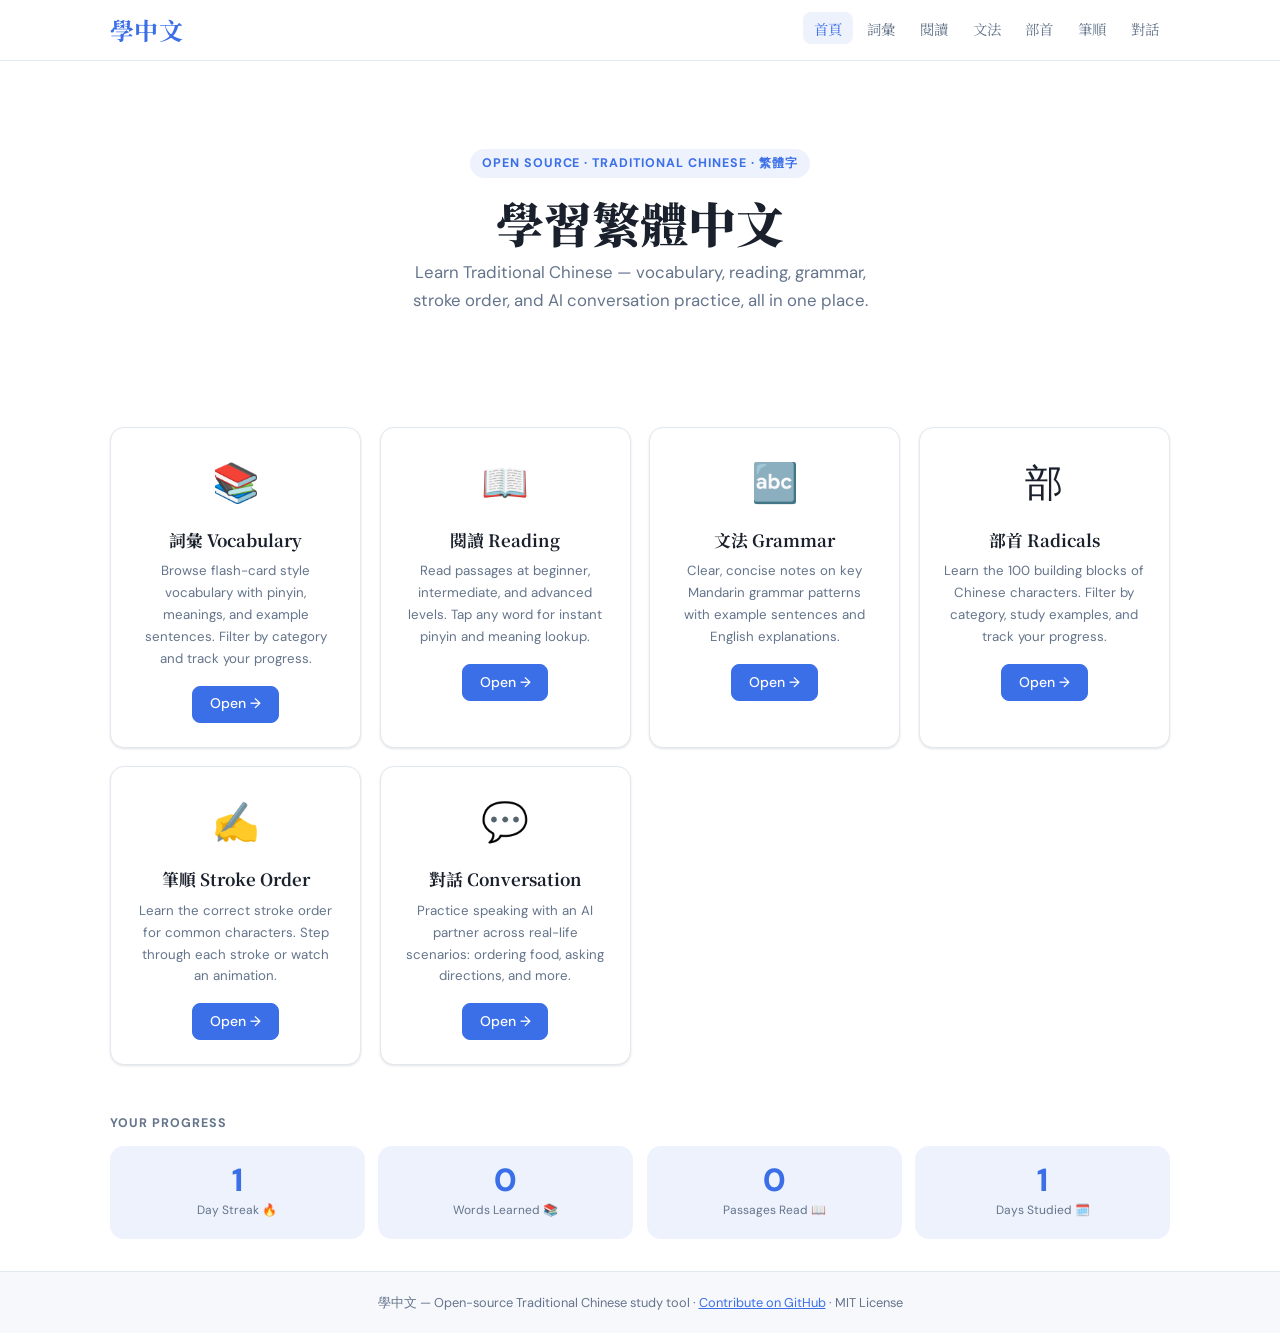
<file: index.html>
<!DOCTYPE html>
<html lang="zh-Hant">
<head>
  <meta charset="UTF-8" />
  <meta name="viewport" content="width=device-width, initial-scale=1.0" />
  <title>學中文 — Learn Traditional Chinese</title>
  <link rel="preconnect" href="https://fonts.googleapis.com" />
  <link rel="preconnect" href="https://fonts.gstatic.com" crossorigin />
  <link href="https://fonts.googleapis.com/css2?family=DM+Sans:wght@400;500;600;700&family=Noto+Serif+TC:wght@400;600;700;900&display=swap" rel="stylesheet" />
  <link rel="stylesheet" href="css/style.css" />
  <!-- Google tag (gtag.js) -->
<script async src="https://www.googletagmanager.com/gtag/js?id=G-PGREQC103Z"></script>
<script>
  window.dataLayer = window.dataLayer || [];
  function gtag(){dataLayer.push(arguments);}
  gtag('js', new Date());

  gtag('config', 'G-PGREQC103Z');
</script>
</head>
<body>

<!-- ── Nav ──────────────────────────────────────────────────── -->
<nav>
  <div class="nav-inner">
    <a class="nav-logo" href="index.html">學中文</a>
    <button class="nav-toggle" id="navToggle" aria-label="Toggle menu">
      <span></span><span></span><span></span>
    </button>
    <ul class="nav-links" id="navLinks">
      <li><a href="index.html">首頁</a></li>
      <li><a href="vocabulary.html">詞彙</a></li>
      <li><a href="reading.html">閱讀</a></li>
      <li><a href="grammar.html">文法</a></li>
      <li><a href="strokes.html">部首</a></li>
      <li><a href="stroke-order.html">筆順</a></li>
      <li><a href="conversation.html">對話</a></li>
    </ul>
  </div>
</nav>

<!-- ── Main ─────────────────────────────────────────────────── -->
<main>
  <!-- Hero -->
  <section class="hero">
    <div class="hero-tag">Open Source · Traditional Chinese · 繁體字</div>
    <h1 class="hero-title">學習繁體中文</h1>
    <p class="hero-subtitle">Learn Traditional Chinese — vocabulary, reading, grammar, stroke order, and AI conversation practice, all in one place.</p>
  </section>

  <!-- Feature Cards -->
  <div class="card-grid">
    <div class="feature-card">
      <div class="feature-card-icon">📚</div>
      <div class="feature-card-title">詞彙 Vocabulary</div>
      <div class="feature-card-desc">Browse flash-card style vocabulary with pinyin, meanings, and example sentences. Filter by category and track your progress.</div>
      <a class="btn btn-primary" href="vocabulary.html">Open →</a>
    </div>

    <div class="feature-card">
      <div class="feature-card-icon">📖</div>
      <div class="feature-card-title">閱讀 Reading</div>
      <div class="feature-card-desc">Read passages at beginner, intermediate, and advanced levels. Tap any word for instant pinyin and meaning lookup.</div>
      <a class="btn btn-primary" href="reading.html">Open →</a>
    </div>

    <div class="feature-card">
      <div class="feature-card-icon">🔤</div>
      <div class="feature-card-title">文法 Grammar</div>
      <div class="feature-card-desc">Clear, concise notes on key Mandarin grammar patterns with example sentences and English explanations.</div>
      <a class="btn btn-primary" href="grammar.html">Open →</a>
    </div>

    <div class="feature-card">
      <div class="feature-card-icon">部</div>
      <div class="feature-card-title">部首 Radicals</div>
      <div class="feature-card-desc">Learn the 100 building blocks of Chinese characters. Filter by category, study examples, and track your progress.</div>
      <a class="btn btn-primary" href="strokes.html">Open →</a>
    </div>

    <div class="feature-card">
      <div class="feature-card-icon">✍️</div>
      <div class="feature-card-title">筆順 Stroke Order</div>
      <div class="feature-card-desc">Learn the correct stroke order for common characters. Step through each stroke or watch an animation.</div>
      <a class="btn btn-primary" href="stroke-order.html">Open →</a>
    </div>

    <div class="feature-card">
      <div class="feature-card-icon">💬</div>
      <div class="feature-card-title">對話 Conversation</div>
      <div class="feature-card-desc">Practice speaking with an AI partner across real-life scenarios: ordering food, asking directions, and more.</div>
      <a class="btn btn-primary" href="conversation.html">Open →</a>
    </div>
  </div>

  <!-- Progress Stats -->
  <section class="stats-section">
    <div class="stats-title">Your Progress</div>
    <div class="stats-grid">
      <div class="stat-card">
        <div class="stat-value" id="stat-streak">0</div>
        <div class="stat-label">Day Streak 🔥</div>
      </div>
      <div class="stat-card">
        <div class="stat-value" id="stat-vocab">0</div>
        <div class="stat-label">Words Learned 📚</div>
      </div>
      <div class="stat-card">
        <div class="stat-value" id="stat-passages">0</div>
        <div class="stat-label">Passages Read 📖</div>
      </div>
      <div class="stat-card">
        <div class="stat-value" id="stat-days">0</div>
        <div class="stat-label">Days Studied 🗓️</div>
      </div>
    </div>
  </section>
</main>

<!-- ── Footer ────────────────────────────────────────────────── -->
<footer>
  <p>學中文 — Open-source Traditional Chinese study tool · <a href="https://github.com/anthropics/claude-code" style="color:var(--primary)">Contribute on GitHub</a> · MIT License</p>
</footer>

<script src="data/vocabulary.js"></script>
<script src="data/reading.js"></script>
<script src="data/grammar.js"></script>
<script src="data/strokes.js"></script>
<script src="js/main.js"></script>
</body>
</html>
</file>
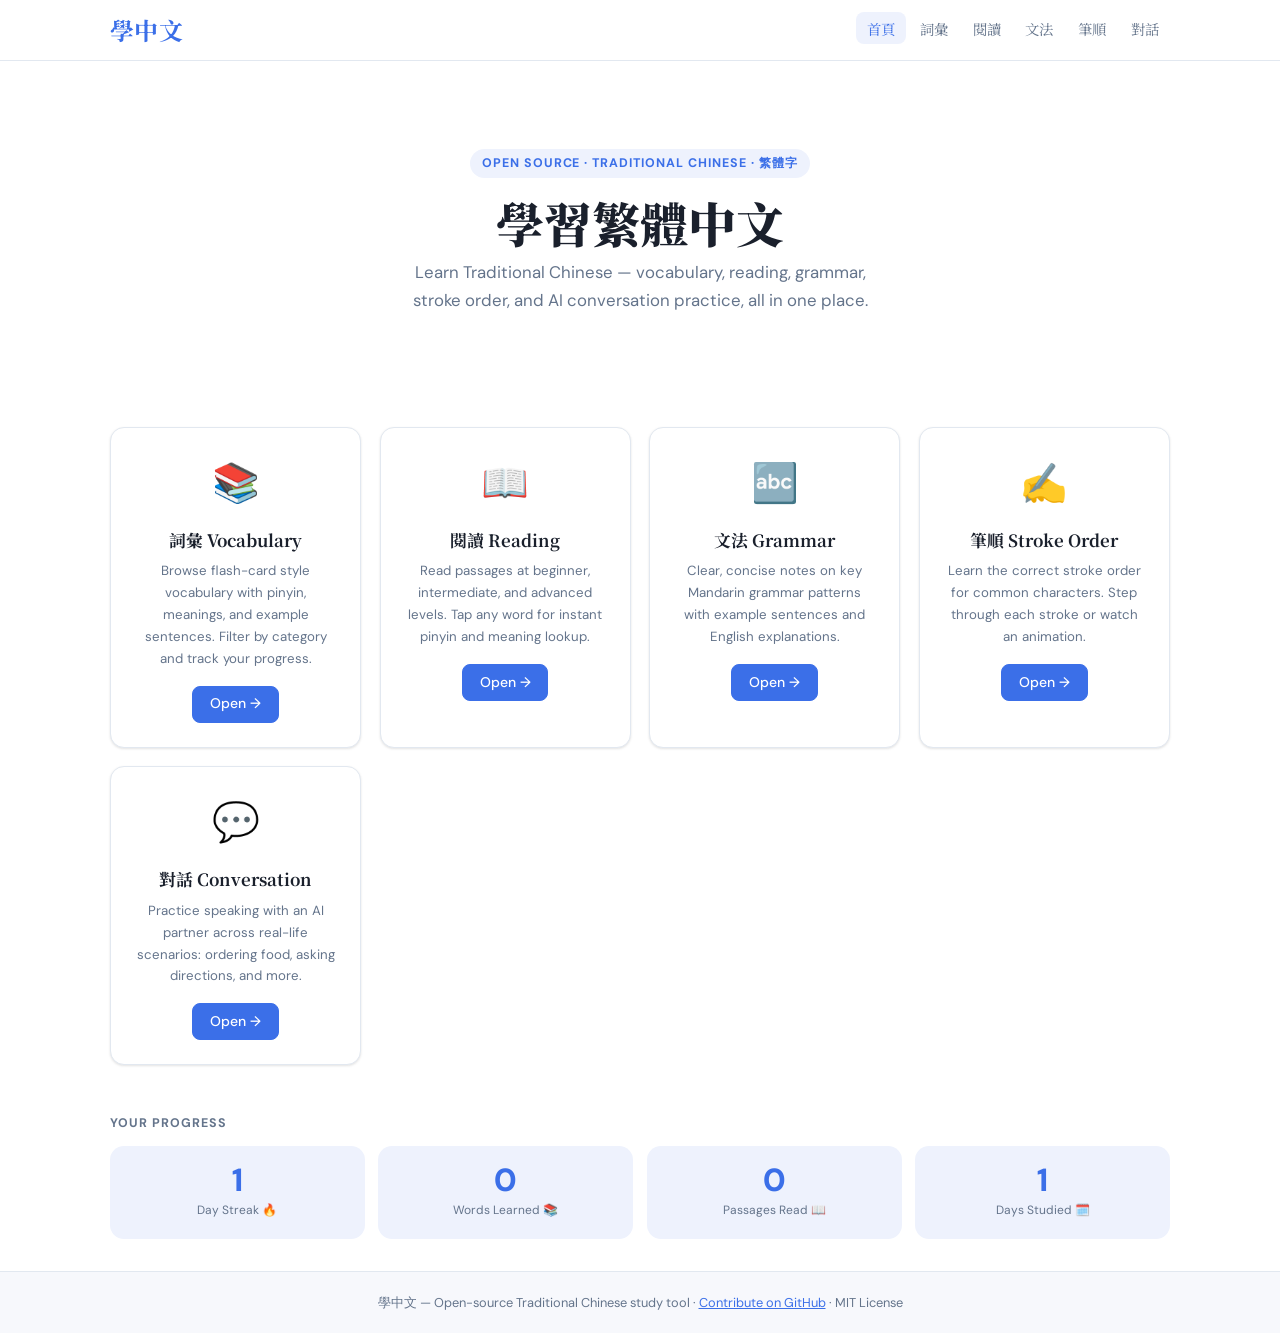
<file: traditional-chinese-study/index.html>
<!DOCTYPE html>
<html lang="zh-Hant">
<head>
  <meta charset="UTF-8" />
  <meta name="viewport" content="width=device-width, initial-scale=1.0" />
  <title>學中文 — Learn Traditional Chinese</title>
  <link rel="preconnect" href="https://fonts.googleapis.com" />
  <link rel="preconnect" href="https://fonts.gstatic.com" crossorigin />
  <link href="https://fonts.googleapis.com/css2?family=DM+Sans:wght@400;500;600;700&family=Noto+Serif+TC:wght@400;600;700;900&display=swap" rel="stylesheet" />
  <link rel="stylesheet" href="css/style.css" />
</head>
<body>

<!-- ── Nav ──────────────────────────────────────────────────── -->
<nav>
  <div class="nav-inner">
    <a class="nav-logo" href="index.html">學中文</a>
    <button class="nav-toggle" id="navToggle" aria-label="Toggle menu">
      <span></span><span></span><span></span>
    </button>
    <ul class="nav-links" id="navLinks">
      <li><a href="index.html">首頁</a></li>
      <li><a href="vocabulary.html">詞彙</a></li>
      <li><a href="reading.html">閱讀</a></li>
      <li><a href="grammar.html">文法</a></li>
      <li><a href="strokes.html">筆順</a></li>
      <li><a href="conversation.html">對話</a></li>
    </ul>
  </div>
</nav>

<!-- ── Main ─────────────────────────────────────────────────── -->
<main>
  <!-- Hero -->
  <section class="hero">
    <div class="hero-tag">Open Source · Traditional Chinese · 繁體字</div>
    <h1 class="hero-title">學習繁體中文</h1>
    <p class="hero-subtitle">Learn Traditional Chinese — vocabulary, reading, grammar, stroke order, and AI conversation practice, all in one place.</p>
  </section>

  <!-- Feature Cards -->
  <div class="card-grid">
    <div class="feature-card">
      <div class="feature-card-icon">📚</div>
      <div class="feature-card-title">詞彙 Vocabulary</div>
      <div class="feature-card-desc">Browse flash-card style vocabulary with pinyin, meanings, and example sentences. Filter by category and track your progress.</div>
      <a class="btn btn-primary" href="vocabulary.html">Open →</a>
    </div>

    <div class="feature-card">
      <div class="feature-card-icon">📖</div>
      <div class="feature-card-title">閱讀 Reading</div>
      <div class="feature-card-desc">Read passages at beginner, intermediate, and advanced levels. Tap any word for instant pinyin and meaning lookup.</div>
      <a class="btn btn-primary" href="reading.html">Open →</a>
    </div>

    <div class="feature-card">
      <div class="feature-card-icon">🔤</div>
      <div class="feature-card-title">文法 Grammar</div>
      <div class="feature-card-desc">Clear, concise notes on key Mandarin grammar patterns with example sentences and English explanations.</div>
      <a class="btn btn-primary" href="grammar.html">Open →</a>
    </div>

    <div class="feature-card">
      <div class="feature-card-icon">✍️</div>
      <div class="feature-card-title">筆順 Stroke Order</div>
      <div class="feature-card-desc">Learn the correct stroke order for common characters. Step through each stroke or watch an animation.</div>
      <a class="btn btn-primary" href="strokes.html">Open →</a>
    </div>

    <div class="feature-card">
      <div class="feature-card-icon">💬</div>
      <div class="feature-card-title">對話 Conversation</div>
      <div class="feature-card-desc">Practice speaking with an AI partner across real-life scenarios: ordering food, asking directions, and more.</div>
      <a class="btn btn-primary" href="conversation.html">Open →</a>
    </div>
  </div>

  <!-- Progress Stats -->
  <section class="stats-section">
    <div class="stats-title">Your Progress</div>
    <div class="stats-grid">
      <div class="stat-card">
        <div class="stat-value" id="stat-streak">0</div>
        <div class="stat-label">Day Streak 🔥</div>
      </div>
      <div class="stat-card">
        <div class="stat-value" id="stat-vocab">0</div>
        <div class="stat-label">Words Learned 📚</div>
      </div>
      <div class="stat-card">
        <div class="stat-value" id="stat-passages">0</div>
        <div class="stat-label">Passages Read 📖</div>
      </div>
      <div class="stat-card">
        <div class="stat-value" id="stat-days">0</div>
        <div class="stat-label">Days Studied 🗓️</div>
      </div>
    </div>
  </section>
</main>

<!-- ── Footer ────────────────────────────────────────────────── -->
<footer>
  <p>學中文 — Open-source Traditional Chinese study tool · <a href="https://github.com/anthropics/claude-code" style="color:var(--primary)">Contribute on GitHub</a> · MIT License</p>
</footer>

<script src="data/vocabulary.js"></script>
<script src="data/reading.js"></script>
<script src="data/grammar.js"></script>
<script src="data/strokes.js"></script>
<script src="js/main.js"></script>
</body>
</html>
</file>
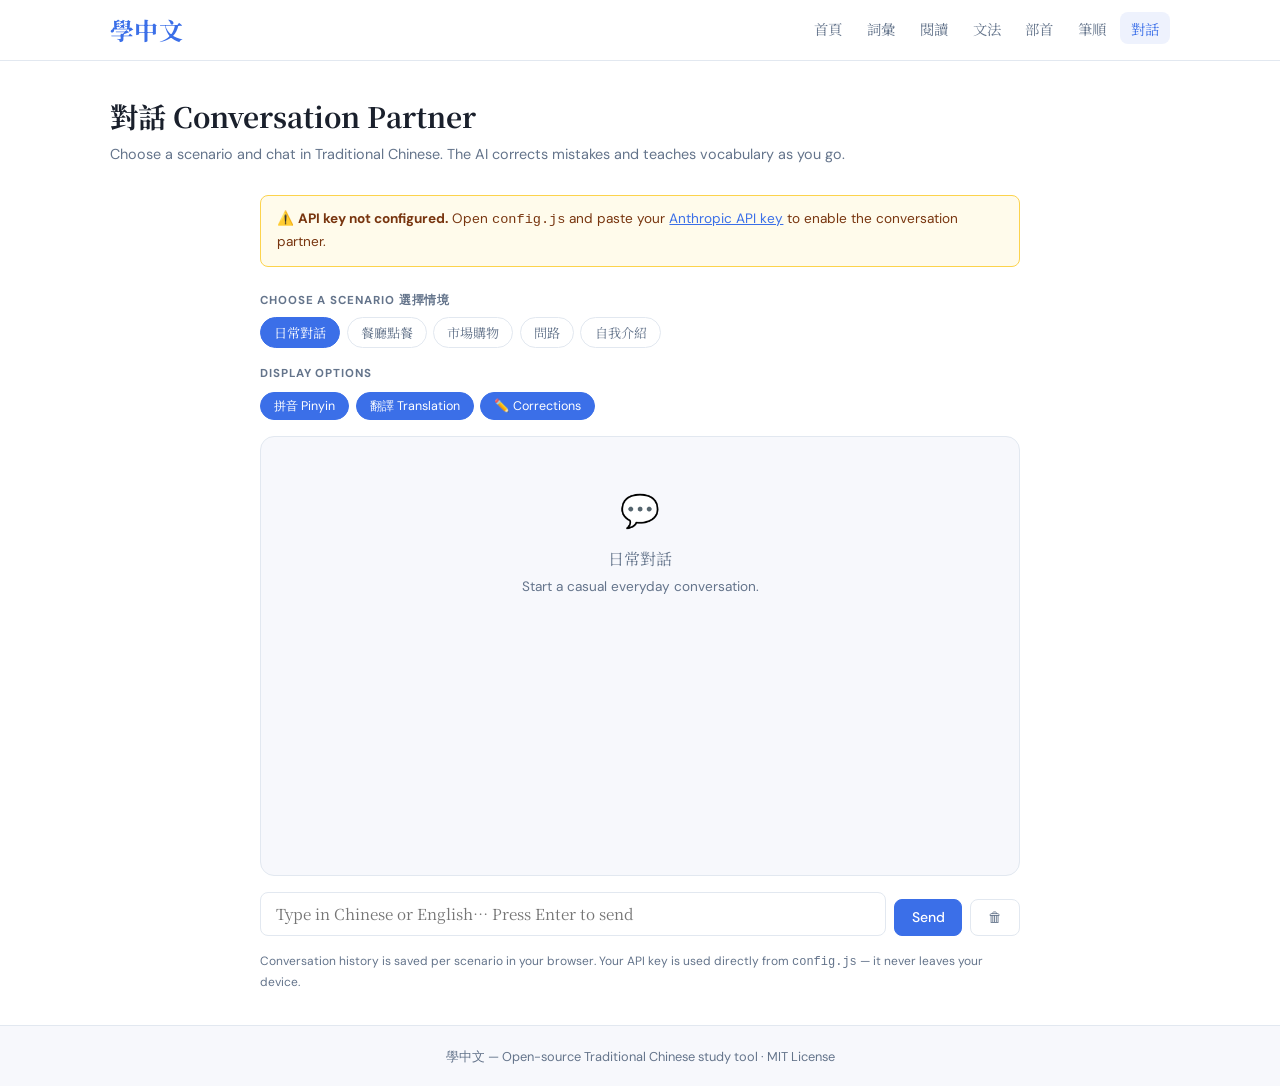
<file: conversation.html>
<!DOCTYPE html>
<html lang="zh-Hant">
<head>
  <meta charset="UTF-8" />
  <meta name="viewport" content="width=device-width, initial-scale=1.0" />
  <title>對話 Conversation — 學中文</title>
  <link rel="preconnect" href="https://fonts.googleapis.com" />
  <link rel="preconnect" href="https://fonts.gstatic.com" crossorigin />
  <link href="https://fonts.googleapis.com/css2?family=DM+Sans:wght@400;500;600;700&family=Noto+Serif+TC:wght@400;600;700;900&display=swap" rel="stylesheet" />
  <link rel="stylesheet" href="css/style.css" />
  <!-- Google tag (gtag.js) -->
<script async src="https://www.googletagmanager.com/gtag/js?id=G-PGREQC103Z"></script>
<script>
  window.dataLayer = window.dataLayer || [];
  function gtag(){dataLayer.push(arguments);}
  gtag('js', new Date());

  gtag('config', 'G-PGREQC103Z');
</script>
</head>
<body>

<nav>
  <div class="nav-inner">
    <a class="nav-logo" href="index.html">學中文</a>
    <button class="nav-toggle" id="navToggle" aria-label="Toggle menu">
      <span></span><span></span><span></span>
    </button>
    <ul class="nav-links" id="navLinks">
      <li><a href="index.html">首頁</a></li>
      <li><a href="vocabulary.html">詞彙</a></li>
      <li><a href="reading.html">閱讀</a></li>
      <li><a href="grammar.html">文法</a></li>
      <li><a href="strokes.html">部首</a></li>
      <li><a href="stroke-order.html">筆順</a></li>
      <li><a href="conversation.html">對話</a></li>
    </ul>
  </div>
</nav>

<main>
  <div class="page-header">
    <h1 class="page-title">對話 Conversation Partner</h1>
    <p class="page-subtitle">Choose a scenario and chat in Traditional Chinese. The AI corrects mistakes and teaches vocabulary as you go.</p>
  </div>

  <div class="conv-layout">

    <!-- API key notice -->
    <div class="api-notice" id="apiNotice" style="display:none">
      ⚠️ <strong>API key not configured.</strong>
      Open <code>config.js</code> and paste your
      <a href="https://console.anthropic.com/" target="_blank" rel="noopener">Anthropic API key</a>
      to enable the conversation partner.
    </div>

    <!-- Scenario selector -->
    <div class="scenario-row">
      <div class="scenario-label">Choose a scenario 選擇情境</div>
      <div class="scenario-chips" id="scenarioChips"></div>
    </div>

    <!-- Display toggles -->
    <div>
      <div class="section-label">Display options</div>
      <div class="toggle-row">
        <button class="toggle-btn on" id="togglePinyin">拼音 Pinyin</button>
        <button class="toggle-btn on" id="toggleTranslation">翻譯 Translation</button>
        <button class="toggle-btn on" id="toggleCorrections">✏️ Corrections</button>
      </div>
    </div>

    <!-- Chat window -->
    <div class="chat-window" id="chatWindow"></div>

    <!-- Input row -->
    <div class="chat-input-area">
      <textarea
        id="chatInput"
        class="chat-input"
        placeholder="Type in Chinese or English… Press Enter to send"
        rows="1"
      ></textarea>
      <button class="btn btn-primary" id="sendBtn">Send</button>
      <button class="btn btn-ghost" id="clearBtn" title="Clear conversation">🗑</button>
    </div>

    <p style="font-size:.75rem;color:var(--muted)">
      Conversation history is saved per scenario in your browser.
      Your API key is used directly from <code>config.js</code> — it never leaves your device.
    </p>
  </div>
</main>

<footer>
  <p>學中文 — Open-source Traditional Chinese study tool · MIT License</p>
</footer>

<script src="data/vocabulary.js"></script>
<script src="data/reading.js"></script>
<script src="data/grammar.js"></script>
<script src="data/strokes.js"></script>
<script src="config.js"></script>
<script src="js/main.js"></script>
<script src="js/conversation.js"></script>
</body>
</html>
</file>
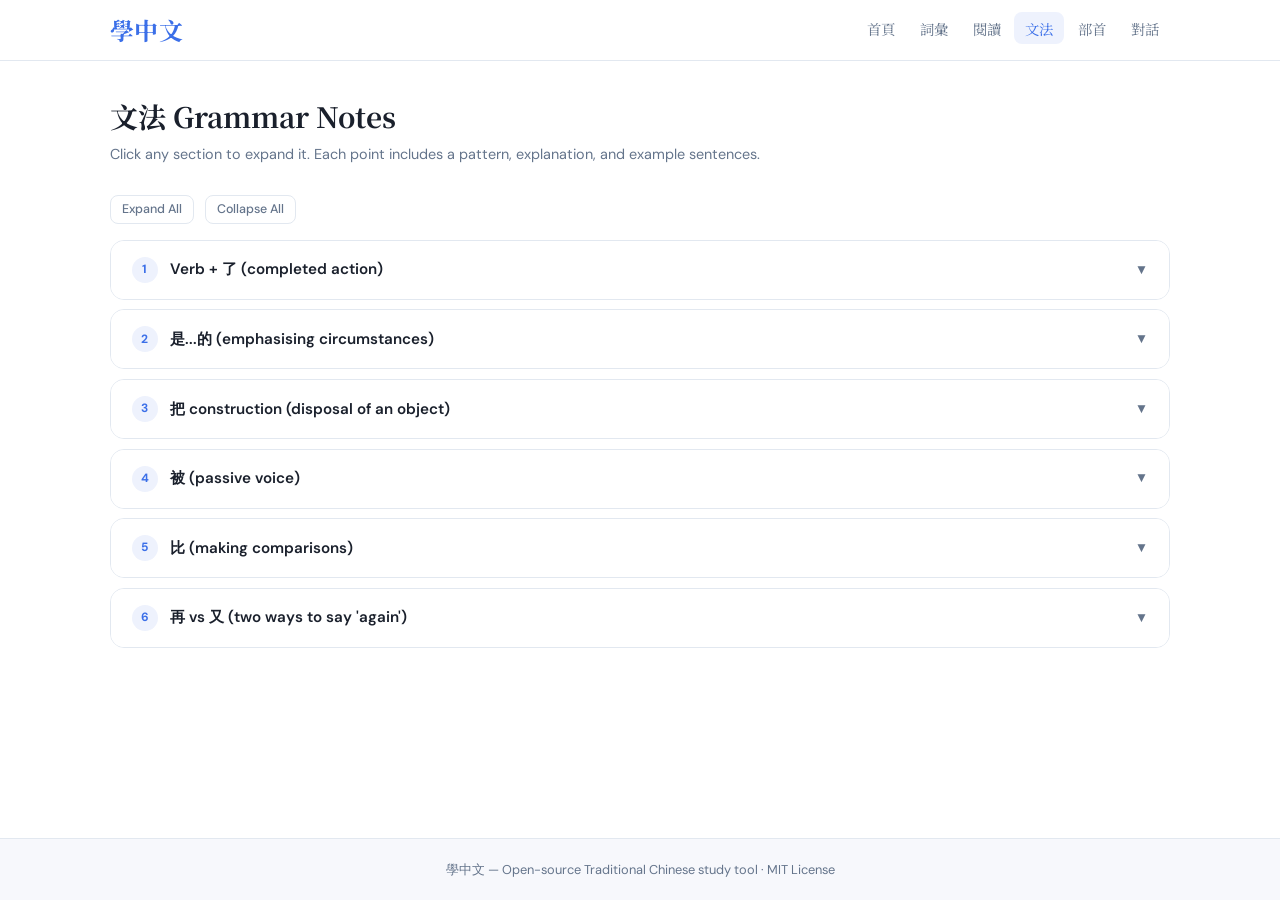
<file: grammar.html>
<!DOCTYPE html>
<html lang="zh-Hant">
<head>
  <meta charset="UTF-8" />
  <meta name="viewport" content="width=device-width, initial-scale=1.0" />
  <title>文法 Grammar — 學中文</title>
  <link rel="preconnect" href="https://fonts.googleapis.com" />
  <link rel="preconnect" href="https://fonts.gstatic.com" crossorigin />
  <link href="https://fonts.googleapis.com/css2?family=DM+Sans:wght@400;500;600;700&family=Noto+Serif+TC:wght@400;600;700;900&display=swap" rel="stylesheet" />
  <link rel="stylesheet" href="css/style.css" />
  <!-- Google tag (gtag.js) -->
<script async src="https://www.googletagmanager.com/gtag/js?id=G-PGREQC103Z"></script>
<script>
  window.dataLayer = window.dataLayer || [];
  function gtag(){dataLayer.push(arguments);}
  gtag('js', new Date());

  gtag('config', 'G-PGREQC103Z');
</script>
</head>
<body>

<nav>
  <div class="nav-inner">
    <a class="nav-logo" href="index.html">學中文</a>
    <button class="nav-toggle" id="navToggle" aria-label="Toggle menu">
      <span></span><span></span><span></span>
    </button>
    <ul class="nav-links" id="navLinks">
      <li><a href="index.html">首頁</a></li>
      <li><a href="vocabulary.html">詞彙</a></li>
      <li><a href="reading.html">閱讀</a></li>
      <li><a href="grammar.html">文法</a></li>
      <li><a href="strokes.html">部首</a></li>
      <li><a href="conversation.html">對話</a></li>
    </ul>
  </div>
</nav>

<main>
  <div class="page-header">
    <h1 class="page-title">文法 Grammar Notes</h1>
    <p class="page-subtitle">Click any section to expand it. Each point includes a pattern, explanation, and example sentences.</p>
  </div>

  <div style="margin-bottom:1rem">
    <button class="btn btn-ghost btn-sm" onclick="expandAll()">Expand All</button>
    <button class="btn btn-ghost btn-sm" style="margin-left:.4rem" onclick="collapseAll()">Collapse All</button>
  </div>

  <div class="grammar-list" id="grammarList">
    <div class="loading-state">Loading grammar notes…</div>
  </div>
</main>

<footer>
  <p>學中文 — Open-source Traditional Chinese study tool · MIT License</p>
</footer>

<script src="data/vocabulary.js"></script>
<script src="data/reading.js"></script>
<script src="data/grammar.js"></script>
<script src="data/strokes.js"></script>
<script src="js/main.js"></script>
<script>
  function expandAll()  { document.querySelectorAll('.grammar-item').forEach(el => el.classList.add('open')); }
  function collapseAll(){ document.querySelectorAll('.grammar-item').forEach(el => el.classList.remove('open')); }
</script>
</body>
</html>
</file>
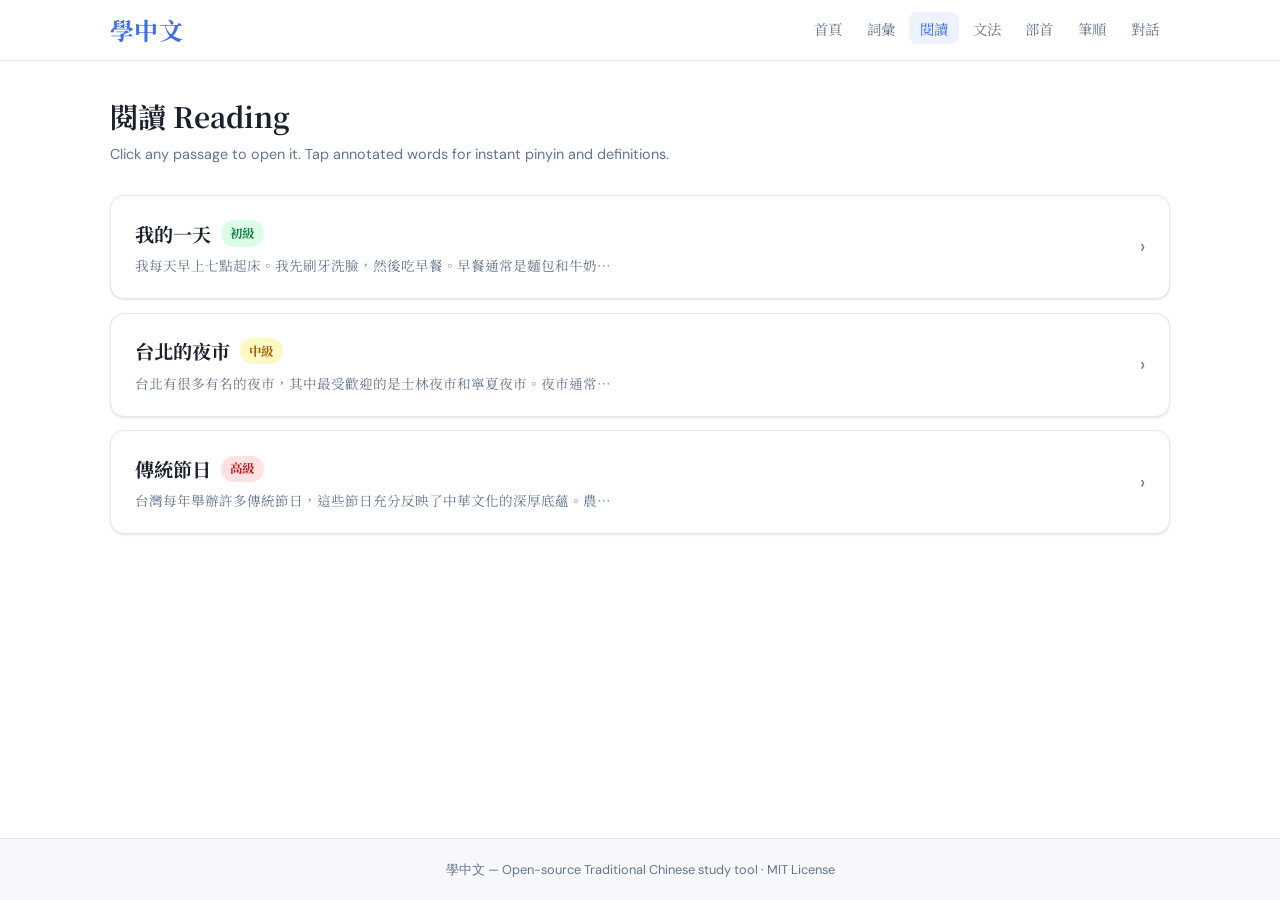
<file: reading.html>
<!DOCTYPE html>
<html lang="zh-Hant">
<head>
  <meta charset="UTF-8" />
  <meta name="viewport" content="width=device-width, initial-scale=1.0" />
  <title>閱讀 Reading — 學中文</title>
  <link rel="preconnect" href="https://fonts.googleapis.com" />
  <link rel="preconnect" href="https://fonts.gstatic.com" crossorigin />
  <link href="https://fonts.googleapis.com/css2?family=DM+Sans:wght@400;500;600;700&family=Noto+Serif+TC:wght@400;600;700;900&display=swap" rel="stylesheet" />
  <link rel="stylesheet" href="css/style.css" />
  <!-- Google tag (gtag.js) -->
<script async src="https://www.googletagmanager.com/gtag/js?id=G-PGREQC103Z"></script>
<script>
  window.dataLayer = window.dataLayer || [];
  function gtag(){dataLayer.push(arguments);}
  gtag('js', new Date());

  gtag('config', 'G-PGREQC103Z');
</script>
</head>
<body>

<nav>
  <div class="nav-inner">
    <a class="nav-logo" href="index.html">學中文</a>
    <button class="nav-toggle" id="navToggle" aria-label="Toggle menu">
      <span></span><span></span><span></span>
    </button>
    <ul class="nav-links" id="navLinks">
      <li><a href="index.html">首頁</a></li>
      <li><a href="vocabulary.html">詞彙</a></li>
      <li><a href="reading.html">閱讀</a></li>
      <li><a href="grammar.html">文法</a></li>
      <li><a href="strokes.html">部首</a></li>
      <li><a href="stroke-order.html">筆順</a></li>
      <li><a href="conversation.html">對話</a></li>
    </ul>
  </div>
</nav>

<main>
  <!-- Passage list -->
  <div id="listView">
    <div class="page-header">
      <h1 class="page-title">閱讀 Reading</h1>
      <p class="page-subtitle">Click any passage to open it. Tap annotated words for instant pinyin and definitions.</p>
    </div>

    <div class="reading-list" id="readingList">
      <div class="loading-state">Loading passages…</div>
    </div>
  </div>

  <!-- Single passage view -->
  <div class="passage-view" id="passageView">
    <div class="passage-header">
      <button class="btn btn-ghost btn-sm" onclick="backToList()">← Back</button>
      <div id="passageTitle" class="passage-title"></div>
    </div>

    <div class="passage-controls">
      <button class="btn btn-outline btn-sm" id="btnPinyinToggle">Hide Pinyin</button>
      <button class="btn btn-primary btn-sm" id="btnMarkRead">✓ Mark as Read</button>
    </div>

    <div class="passage-text" id="passageTextEl"></div>

    <p style="font-size:.8rem;color:var(--muted);margin-top:1rem">
      💡 Tap any highlighted word to see its pinyin and meaning.
    </p>
  </div>
</main>

<footer>
  <p>學中文 — Open-source Traditional Chinese study tool · MIT License</p>
</footer>

<script src="data/vocabulary.js"></script>
<script src="data/reading.js"></script>
<script src="data/grammar.js"></script>
<script src="data/strokes.js"></script>
<script src="js/main.js"></script>
</body>
</html>
</file>
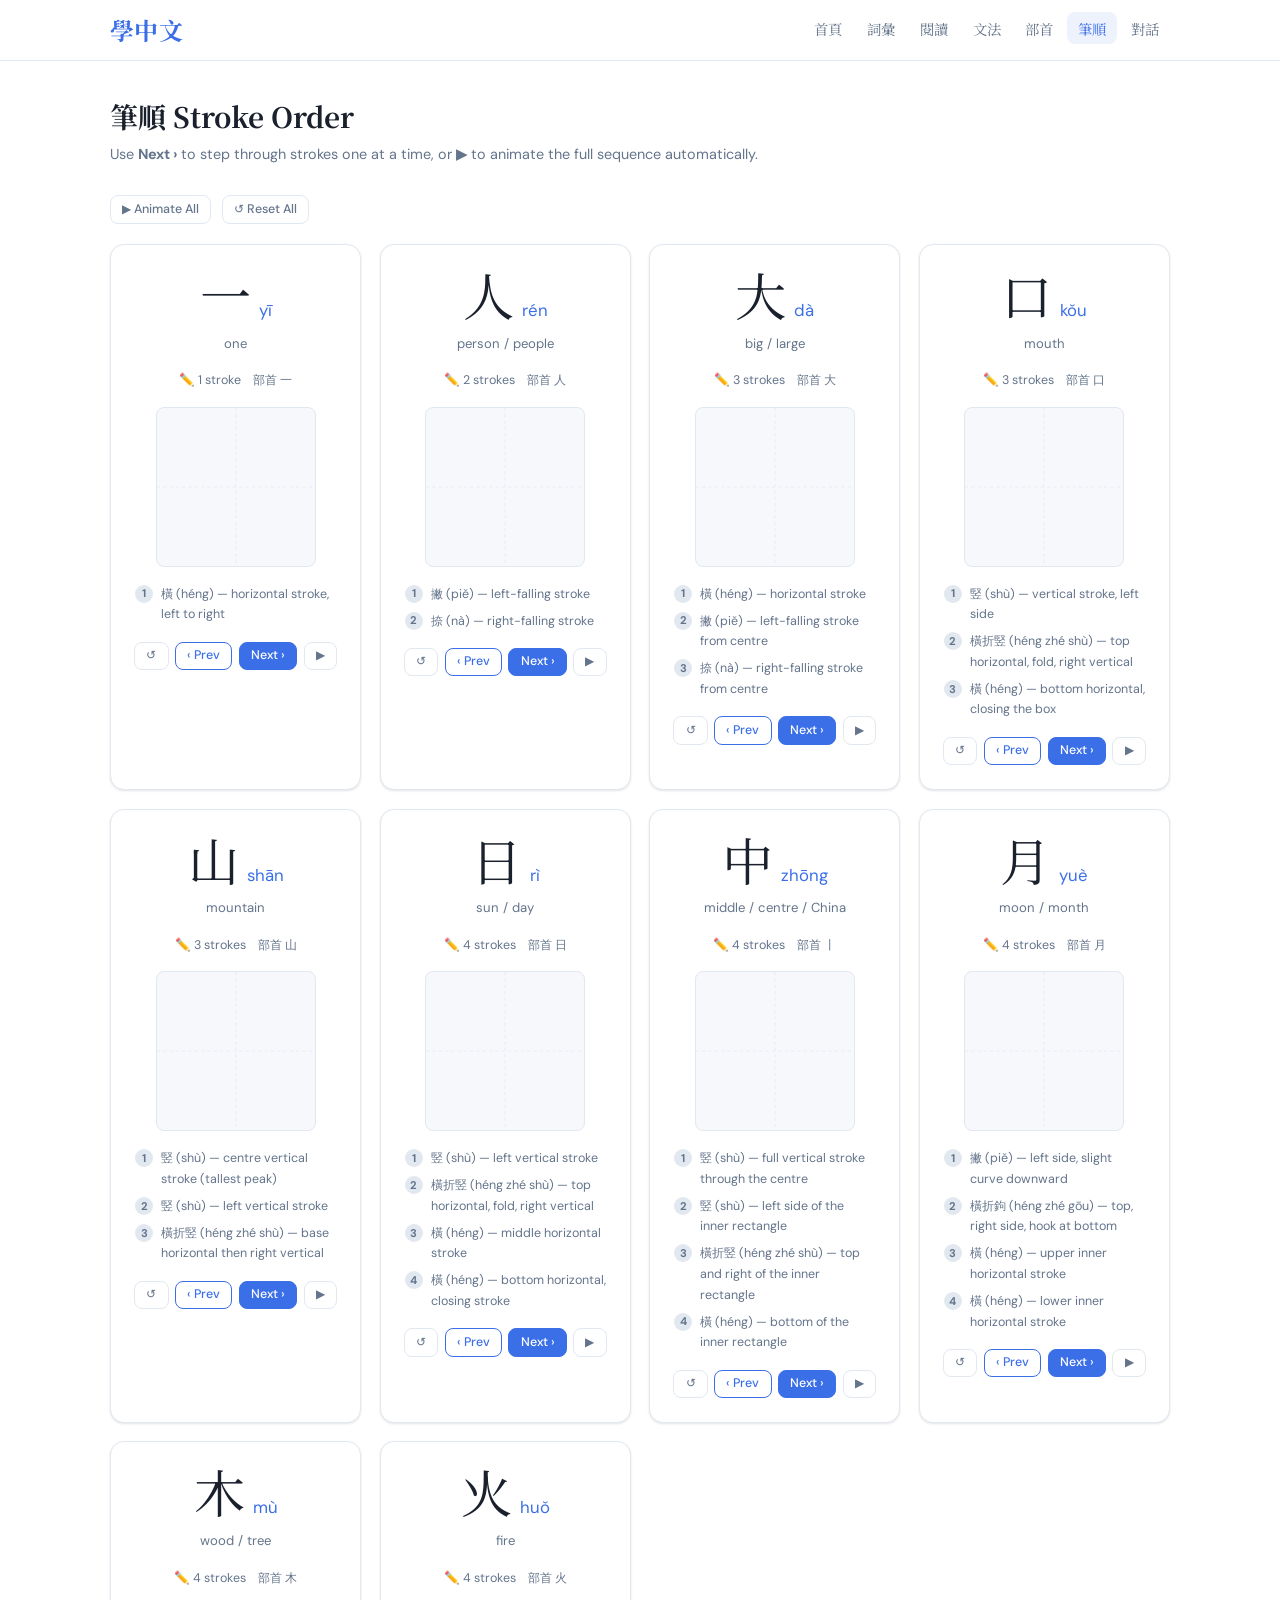
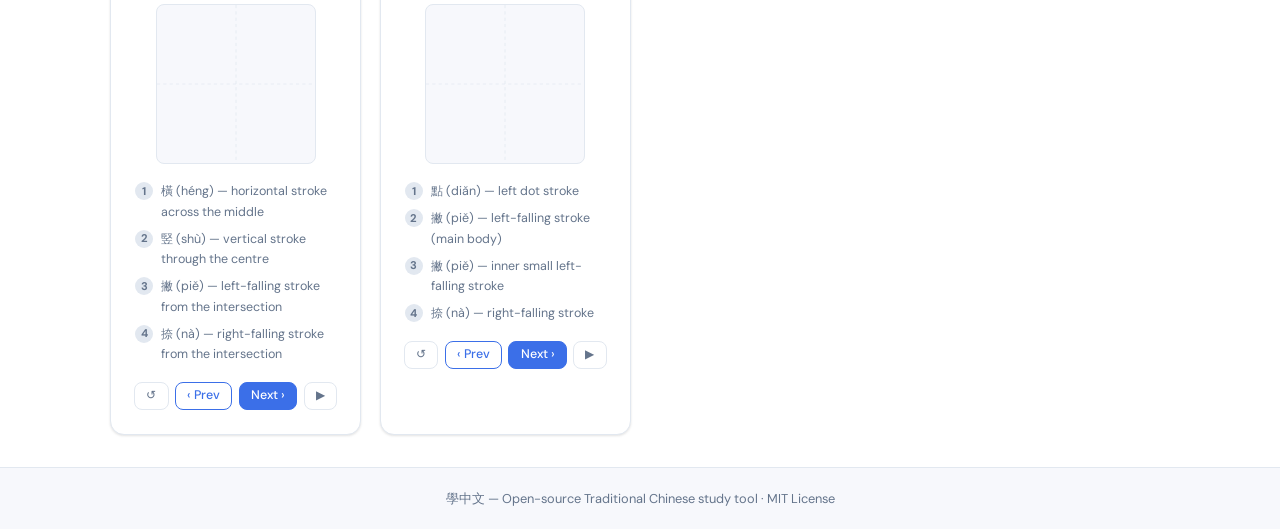
<file: stroke-order.html>
<!DOCTYPE html>
<html lang="zh-Hant">
<head>
  <meta charset="UTF-8" />
  <meta name="viewport" content="width=device-width, initial-scale=1.0" />
  <title>筆順 Stroke Order — 學中文</title>
  <link rel="preconnect" href="https://fonts.googleapis.com" />
  <link rel="preconnect" href="https://fonts.gstatic.com" crossorigin />
  <link href="https://fonts.googleapis.com/css2?family=DM+Sans:wght@400;500;600;700&family=Noto+Serif+TC:wght@400;600;700;900&display=swap" rel="stylesheet" />
  <link rel="stylesheet" href="css/style.css" />
  <!-- Google tag (gtag.js) -->
  <script async src="https://www.googletagmanager.com/gtag/js?id=G-PGREQC103Z"></script>
  <script>
    window.dataLayer = window.dataLayer || [];
    function gtag(){dataLayer.push(arguments);}
    gtag('js', new Date());
    gtag('config', 'G-PGREQC103Z');
  </script>
</head>
<body>

<nav>
  <div class="nav-inner">
    <a class="nav-logo" href="index.html">學中文</a>
    <button class="nav-toggle" id="navToggle" aria-label="Toggle menu">
      <span></span><span></span><span></span>
    </button>
    <ul class="nav-links" id="navLinks">
      <li><a href="index.html">首頁</a></li>
      <li><a href="vocabulary.html">詞彙</a></li>
      <li><a href="reading.html">閱讀</a></li>
      <li><a href="grammar.html">文法</a></li>
      <li><a href="strokes.html">部首</a></li>
      <li><a href="stroke-order.html" class="active">筆順</a></li>
      <li><a href="conversation.html">對話</a></li>
    </ul>
  </div>
</nav>

<main>
  <div class="page-header">
    <h1 class="page-title">筆順 Stroke Order</h1>
    <p class="page-subtitle">Use <strong>Next ›</strong> to step through strokes one at a time, or <strong>▶</strong> to animate the full sequence automatically.</p>
  </div>

  <div style="margin-bottom:1.25rem">
    <button class="btn btn-ghost btn-sm" onclick="animateAll()">▶ Animate All</button>
    <button class="btn btn-ghost btn-sm" style="margin-left:.4rem" onclick="resetAll()">↺ Reset All</button>
  </div>

  <div class="strokes-grid" id="strokesGrid">
    <div class="loading-state">Loading stroke data…</div>
  </div>
</main>

<footer>
  <p>學中文 — Open-source Traditional Chinese study tool · MIT License</p>
</footer>

<script src="data/vocabulary.js"></script>
<script src="data/reading.js"></script>
<script src="data/grammar.js"></script>
<script src="data/strokes.js"></script>
<script src="js/main.js"></script>
<script>
  document.getElementById('navToggle').addEventListener('click', () => {
    document.getElementById('navLinks').classList.toggle('open');
  });
  function animateAll() {
    strokesData.forEach(s => {
      if (typeof strokeAnimate === 'function') strokeAnimate(s.id, s.strokeCount);
    });
  }
  function resetAll() {
    strokesData.forEach(s => {
      if (typeof strokeReset === 'function') strokeReset(s.id, s.strokeCount);
    });
  }
</script>
</body>
</html>
</file>
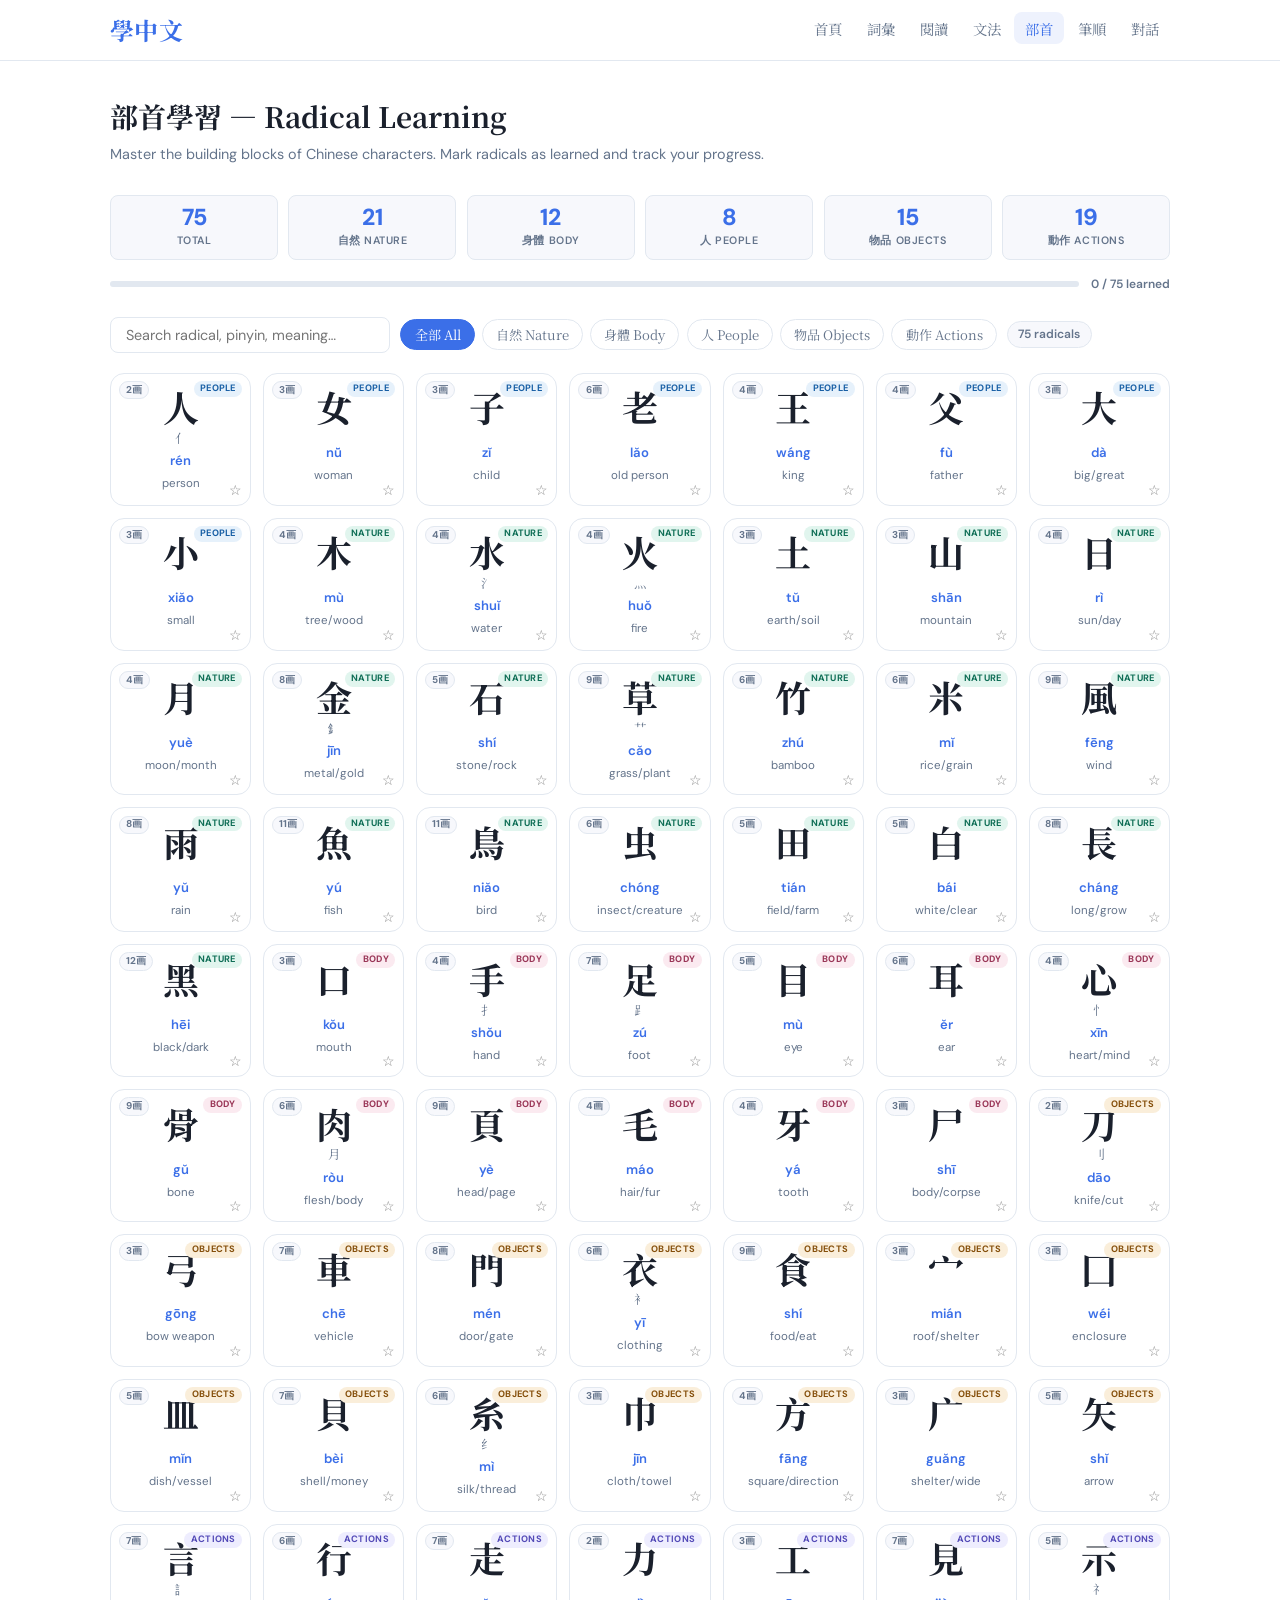
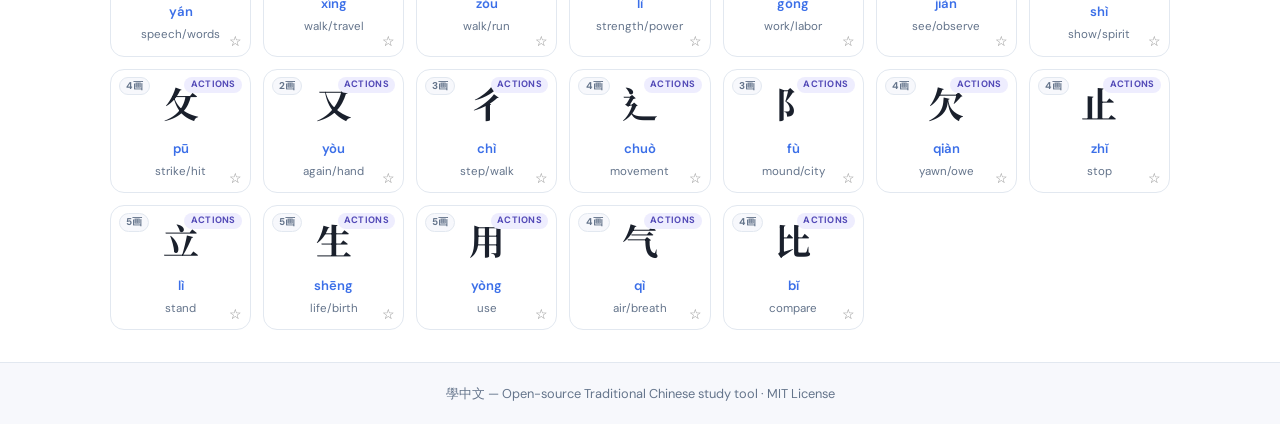
<file: strokes.html>
<!DOCTYPE html>
<html lang="zh-Hant">
<head>
  <meta charset="UTF-8" />
  <meta name="viewport" content="width=device-width, initial-scale=1.0" />
  <title>部首學習 Radical Learning — 學中文</title>
  <link rel="preconnect" href="https://fonts.googleapis.com" />
  <link rel="preconnect" href="https://fonts.gstatic.com" crossorigin />
  <link href="https://fonts.googleapis.com/css2?family=DM+Sans:wght@400;500;600;700&family=Noto+Serif+TC:wght@400;600;700;900&display=swap" rel="stylesheet" />
  <link rel="stylesheet" href="css/style.css" />
  <script async src="https://www.googletagmanager.com/gtag/js?id=G-PGREQC103Z"></script>
  <script>
    window.dataLayer = window.dataLayer || [];
    function gtag(){dataLayer.push(arguments);}
    gtag('js', new Date());
    gtag('config', 'G-PGREQC103Z');
  </script>
  <style>
    /* ── Stats bar ───────────────────────────────────────────── */
    .rad-stats {
      display: flex;
      flex-wrap: wrap;
      gap: .65rem;
      margin-bottom: .9rem;
    }
    .rad-stat-card {
      background: var(--surface);
      border: 1px solid var(--border);
      border-radius: var(--radius);
      padding: .6rem .95rem;
      text-align: center;
      min-width: 80px;
      flex: 1;
    }
    .rad-stat-val {
      font-size: 1.45rem;
      font-weight: 800;
      color: var(--primary);
      line-height: 1;
    }
    .rad-stat-label {
      font-size: .67rem;
      color: var(--muted);
      margin-top: .2rem;
      text-transform: uppercase;
      letter-spacing: .05em;
      font-weight: 600;
    }

    /* ── Progress bar ────────────────────────────────────────── */
    .rad-prog-wrap {
      display: flex;
      align-items: center;
      gap: .75rem;
      margin-bottom: 1.4rem;
    }
    .rad-prog-bar {
      flex: 1;
      height: 6px;
      background: var(--border);
      border-radius: 99px;
      overflow: hidden;
    }
    .rad-prog-fill {
      height: 100%;
      background: var(--primary);
      border-radius: 99px;
      transition: width .4s ease;
    }
    .rad-prog-label {
      font-size: .75rem;
      color: var(--muted);
      white-space: nowrap;
      font-weight: 600;
    }

    /* ── Controls ────────────────────────────────────────────── */
    .rad-controls {
      display: flex;
      flex-wrap: wrap;
      gap: .65rem;
      align-items: center;
      margin-bottom: 1.25rem;
    }
    .rad-controls .search-input { max-width: 280px; }
    .result-badge {
      font-size: .75rem;
      color: var(--muted);
      background: var(--surface);
      border: 1px solid var(--border);
      border-radius: 999px;
      padding: .15rem .65rem;
      font-weight: 600;
      white-space: nowrap;
    }

    /* ── Detail panel ────────────────────────────────────────── */
    .rad-detail {
      background: var(--bg);
      border: 1.5px solid var(--primary);
      border-radius: var(--radius-lg);
      padding: 1.4rem 1.5rem;
      margin-bottom: 1.4rem;
      position: relative;
      box-shadow: 0 4px 20px rgba(59,111,232,.1);
    }
    .rad-detail-close {
      position: absolute;
      top: .75rem;
      right: .9rem;
      background: none;
      border: none;
      font-size: 1.2rem;
      color: var(--muted);
      cursor: pointer;
      line-height: 1;
      padding: .1rem .35rem;
      border-radius: var(--radius);
      transition: background var(--transition), color var(--transition);
    }
    .rad-detail-close:hover { background: var(--surface); color: var(--text); }

    .rad-detail-body {
      display: flex;
      gap: 1.75rem;
      align-items: flex-start;
      flex-wrap: wrap;
    }
    .rad-detail-char {
      font-family: var(--font-chinese);
      font-size: 5rem;
      line-height: 1;
      font-weight: 900;
      flex-shrink: 0;
      color: var(--text);
    }
    .rad-detail-info { flex: 1; min-width: 180px; }
    .rad-detail-py {
      color: var(--primary);
      font-size: 1.2rem;
      font-weight: 600;
      margin-bottom: .2rem;
    }
    .rad-detail-meaning {
      font-size: 1rem;
      font-weight: 700;
      margin-bottom: .55rem;
    }
    .rad-detail-meta {
      display: flex;
      flex-wrap: wrap;
      gap: .45rem;
      margin-bottom: .9rem;
      font-size: .8rem;
      color: var(--muted);
    }
    .rad-detail-meta span {
      background: var(--surface);
      border: 1px solid var(--border);
      border-radius: 999px;
      padding: .15rem .6rem;
    }
    .rad-detail-examples-label {
      font-size: .7rem;
      font-weight: 700;
      text-transform: uppercase;
      letter-spacing: .07em;
      color: var(--muted);
      margin-bottom: .45rem;
    }
    .rad-detail-examples {
      display: flex;
      flex-wrap: wrap;
      gap: .4rem;
      margin-bottom: 1rem;
    }
    .ex-chip {
      font-family: var(--font-chinese);
      font-size: 1.15rem;
      background: var(--primary-light);
      color: var(--primary);
      border-radius: var(--radius);
      padding: .25rem .65rem;
      cursor: default;
      transition: background var(--transition);
      font-weight: 600;
    }
    .rad-practice-btn {
      display: inline-flex;
      align-items: center;
      gap: .4rem;
      padding: .42rem 1rem;
      background: var(--primary);
      color: #fff;
      border: none;
      border-radius: var(--radius);
      font-family: var(--font-ui);
      font-size: .85rem;
      font-weight: 600;
      cursor: pointer;
      text-decoration: none;
      transition: background var(--transition);
    }
    .rad-practice-btn:hover { background: var(--primary-hover); }

    /* ── Radical grid ────────────────────────────────────────── */
    .rad-grid {
      display: grid;
      grid-template-columns: repeat(auto-fill, minmax(130px, 1fr));
      gap: .75rem;
    }

    /* ── Radical card ────────────────────────────────────────── */
    .rad-card {
      background: var(--bg);
      border: 1px solid var(--border);
      border-radius: var(--radius-lg);
      padding: .85rem .75rem .7rem;
      cursor: pointer;
      transition: box-shadow var(--transition), border-color var(--transition), background var(--transition);
      position: relative;
      text-align: center;
    }
    .rad-card:hover { box-shadow: var(--shadow-up); border-color: var(--primary); }
    .rad-card.selected { border-color: var(--primary); box-shadow: 0 0 0 2px rgba(59,111,232,.18); }
    .rad-card.learned-card { border-color: #86efac; background: #f0fdf4; }

    /* top-left stroke count */
    .rad-stroke-badge {
      position: absolute;
      top: .45rem;
      left: .5rem;
      font-size: .62rem;
      font-weight: 700;
      color: var(--muted);
      background: var(--surface);
      border: 1px solid var(--border);
      border-radius: 999px;
      padding: .05rem .38rem;
      line-height: 1.5;
    }

    /* top-right category badge */
    .rad-cat-badge {
      position: absolute;
      top: .45rem;
      right: .5rem;
      font-size: .58rem;
      font-weight: 700;
      border-radius: 999px;
      padding: .06rem .4rem;
      line-height: 1.5;
      text-transform: uppercase;
      letter-spacing: .03em;
    }

    /* bookmark toggle */
    .rad-bookmark {
      position: absolute;
      bottom: .45rem;
      right: .5rem;
      font-size: .9rem;
      background: none;
      border: none;
      cursor: pointer;
      padding: 0;
      line-height: 1;
      opacity: .45;
      transition: opacity var(--transition), transform var(--transition);
    }
    .rad-bookmark:hover { opacity: 1; transform: scale(1.2); }
    .rad-bookmark.marked { opacity: 1; }

    .rad-char {
      font-family: var(--font-chinese);
      font-size: 2.25rem;
      line-height: 1.1;
      font-weight: 700;
      margin-bottom: .08rem;
    }
    .rad-alt {
      font-family: var(--font-chinese);
      font-size: .78rem;
      color: var(--muted);
      margin-bottom: .1rem;
      min-height: 1em;
    }
    .rad-py {
      color: var(--primary);
      font-size: .82rem;
      font-weight: 600;
      margin-bottom: .15rem;
    }
    .rad-meaning {
      font-size: .72rem;
      color: var(--muted);
    }

    /* ── Category colors ─────────────────────────────────────── */
    .cat-nature  { background: #E1F5EE; color: #0F6E56; }
    .cat-body    { background: #FBEAF0; color: #993556; }
    .cat-people  { background: #E6F1FB; color: #185FA5; }
    .cat-objects { background: #FAEEDA; color: #854F0B; }
    .cat-actions { background: #EEEDFE; color: #534AB7; }

    /* ── Empty state ─────────────────────────────────────────── */
    .rad-empty {
      grid-column: 1/-1;
      text-align: center;
      padding: 3rem 1rem;
      color: var(--muted);
    }
    .rad-empty-icon { font-size: 2.5rem; margin-bottom: .5rem; }

    @media (max-width: 480px) {
      .rad-grid { grid-template-columns: repeat(auto-fill, minmax(110px, 1fr)); }
      .rad-detail-char { font-size: 3.5rem; }
    }
  </style>
</head>
<body>

<nav>
  <div class="nav-inner">
    <a class="nav-logo" href="index.html">學中文</a>
    <button class="nav-toggle" id="navToggle" aria-label="Toggle menu">
      <span></span><span></span><span></span>
    </button>
    <ul class="nav-links" id="navLinks">
      <li><a href="index.html">首頁</a></li>
      <li><a href="vocabulary.html">詞彙</a></li>
      <li><a href="reading.html">閱讀</a></li>
      <li><a href="grammar.html">文法</a></li>
      <li><a href="strokes.html" class="active">部首</a></li>
      <li><a href="stroke-order.html">筆順</a></li>
      <li><a href="conversation.html">對話</a></li>
    </ul>
  </div>
</nav>

<main>
  <div class="page-header">
    <h1 class="page-title">部首學習 — Radical Learning</h1>
    <p class="page-subtitle">Master the building blocks of Chinese characters. Mark radicals as learned and track your progress.</p>
  </div>

  <!-- Stats bar -->
  <div class="rad-stats" id="radStats"></div>

  <!-- Progress bar -->
  <div class="rad-prog-wrap">
    <div class="rad-prog-bar"><div class="rad-prog-fill" id="progFill" style="width:0%"></div></div>
    <div class="rad-prog-label" id="progLabel">0 / 0 learned</div>
  </div>

  <!-- Controls -->
  <div class="rad-controls">
    <input id="radSearch" class="search-input" type="search"
      placeholder="Search radical, pinyin, meaning…" autocomplete="off" />
    <div class="filter-chips" id="catChips"></div>
    <span class="result-badge" id="resultBadge"></span>
  </div>

  <!-- Detail panel (shown above grid on click) -->
  <div class="rad-detail" id="radDetail" style="display:none">
    <button class="rad-detail-close" onclick="closeDetail()" title="Close">×</button>
    <div class="rad-detail-body" id="radDetailBody"></div>
  </div>

  <!-- Grid -->
  <div class="rad-grid" id="radGrid"></div>
</main>

<footer>
  <p>學中文 — Open-source Traditional Chinese study tool · MIT License</p>
</footer>

<script>
/* ─────────────────────────────────────────────────────────────
   Data
───────────────────────────────────────────────────────────── */
const RADICALS = [
  {char:'人',alt:'亻',py:'rén',meaning:'person',strokes:2,cat:'people',examples:['他','你','休','做','們','住','信','借']},
  {char:'女',py:'nǚ',meaning:'woman',strokes:3,cat:'people',examples:['她','姐','妹','媽','好','姓','婚','嫁']},
  {char:'子',py:'zǐ',meaning:'child',strokes:3,cat:'people',examples:['好','字','孩','孫','學','存','孤']},
  {char:'老',py:'lǎo',meaning:'old person',strokes:6,cat:'people',examples:['老','考','者','孝']},
  {char:'王',py:'wáng',meaning:'king',strokes:4,cat:'people',examples:['現','玩','球','理','珍','班','珠']},
  {char:'父',py:'fù',meaning:'father',strokes:4,cat:'people',examples:['爸','爹','父']},
  {char:'大',py:'dà',meaning:'big/great',strokes:3,cat:'people',examples:['天','太','夫','央','奇','夾','奔']},
  {char:'小',py:'xiǎo',meaning:'small',strokes:3,cat:'people',examples:['少','尖','省','塵','雀']},
  {char:'木',py:'mù',meaning:'tree/wood',strokes:4,cat:'nature',examples:['林','森','桌','椅','樹','校','橋','根']},
  {char:'水',alt:'氵',py:'shuǐ',meaning:'water',strokes:4,cat:'nature',examples:['海','河','湖','游','泳','洗','清','流']},
  {char:'火',alt:'灬',py:'huǒ',meaning:'fire',strokes:4,cat:'nature',examples:['炎','熱','煮','然','燒','燈','煙']},
  {char:'土',py:'tǔ',meaning:'earth/soil',strokes:3,cat:'nature',examples:['地','城','場','塊','基','堂','報']},
  {char:'山',py:'shān',meaning:'mountain',strokes:3,cat:'nature',examples:['岸','島','峰','崖','嶺','岡']},
  {char:'日',py:'rì',meaning:'sun/day',strokes:4,cat:'nature',examples:['明','時','晴','暖','昨','星','早','晚']},
  {char:'月',py:'yuè',meaning:'moon/month',strokes:4,cat:'nature',examples:['明','朋','期','服','望','朝']},
  {char:'金',alt:'釒',py:'jīn',meaning:'metal/gold',strokes:8,cat:'nature',examples:['銀','鐵','鋼','錢','針','鏡','銅']},
  {char:'石',py:'shí',meaning:'stone/rock',strokes:5,cat:'nature',examples:['研','破','碗','確','碰','磁']},
  {char:'草',alt:'艹',py:'cǎo',meaning:'grass/plant',strokes:9,cat:'nature',examples:['花','茶','菜','草','葉','藥','蔬']},
  {char:'竹',py:'zhú',meaning:'bamboo',strokes:6,cat:'nature',examples:['筆','籃','篇','箱','管','算','節']},
  {char:'米',py:'mǐ',meaning:'rice/grain',strokes:6,cat:'nature',examples:['粉','糖','粒','精','糟','粥']},
  {char:'風',py:'fēng',meaning:'wind',strokes:9,cat:'nature',examples:['颱','颳','飄']},
  {char:'雨',py:'yǔ',meaning:'rain',strokes:8,cat:'nature',examples:['雪','雲','電','霧','霜','露','霞']},
  {char:'魚',py:'yú',meaning:'fish',strokes:11,cat:'nature',examples:['鮮','鯊','鯨','鱷','鮑']},
  {char:'鳥',py:'niǎo',meaning:'bird',strokes:11,cat:'nature',examples:['鴨','雞','鶴','鵝','鸚','鴿']},
  {char:'虫',py:'chóng',meaning:'insect/creature',strokes:6,cat:'nature',examples:['蟲','蛇','蝴','螞','蜂','蜘']},
  {char:'田',py:'tián',meaning:'field/farm',strokes:5,cat:'nature',examples:['男','思','累','畫','畢','留','番']},
  {char:'白',py:'bái',meaning:'white/clear',strokes:5,cat:'nature',examples:['百','的','皮','泊','帕','拍']},
  {char:'長',py:'cháng',meaning:'long/grow',strokes:8,cat:'nature',examples:['張','帳','脹']},
  {char:'黑',py:'hēi',meaning:'black/dark',strokes:12,cat:'nature',examples:['默','點','墨','黯']},
  {char:'口',py:'kǒu',meaning:'mouth',strokes:3,cat:'body',examples:['吃','喝','叫','唱','品','呢','啊','哈']},
  {char:'手',alt:'扌',py:'shǒu',meaning:'hand',strokes:4,cat:'body',examples:['打','找','把','接','推','拉','提','拿']},
  {char:'足',alt:'⻊',py:'zú',meaning:'foot',strokes:7,cat:'body',examples:['跑','跳','踢','路','跟','距','蹲']},
  {char:'目',py:'mù',meaning:'eye',strokes:5,cat:'body',examples:['看','睛','眼','睡','盲','眉','眾']},
  {char:'耳',py:'ěr',meaning:'ear',strokes:6,cat:'body',examples:['聽','聲','聞','職','聯']},
  {char:'心',alt:'忄',py:'xīn',meaning:'heart/mind',strokes:4,cat:'body',examples:['想','感','情','思','忘','忙','快','恨']},
  {char:'骨',py:'gǔ',meaning:'bone',strokes:9,cat:'body',examples:['體','骼','髓','髏']},
  {char:'肉',alt:'月',py:'ròu',meaning:'flesh/body',strokes:6,cat:'body',examples:['胸','背','脖','腿','臉','肚','腰','肩']},
  {char:'頁',py:'yè',meaning:'head/page',strokes:9,cat:'body',examples:['頭','頸','額','顏','題','項','順']},
  {char:'毛',py:'máo',meaning:'hair/fur',strokes:4,cat:'body',examples:['毯','毫','氈','毽']},
  {char:'牙',py:'yá',meaning:'tooth',strokes:4,cat:'body',examples:['牙','邪','芽']},
  {char:'尸',py:'shī',meaning:'body/corpse',strokes:3,cat:'body',examples:['層','屋','居','局','展','尿','屁']},
  {char:'刀',alt:'刂',py:'dāo',meaning:'knife/cut',strokes:2,cat:'objects',examples:['切','別','到','刺','刻','劃','剪','分']},
  {char:'弓',py:'gōng',meaning:'bow weapon',strokes:3,cat:'objects',examples:['弦','張','強','彈','彎']},
  {char:'車',py:'chē',meaning:'vehicle',strokes:7,cat:'objects',examples:['輪','軍','軌','輕','較','轉']},
  {char:'門',py:'mén',meaning:'door/gate',strokes:8,cat:'objects',examples:['間','問','開','關','閉','閒','閃']},
  {char:'衣',alt:'衤',py:'yī',meaning:'clothing',strokes:6,cat:'objects',examples:['裙','褲','袋','被','補','裝','初']},
  {char:'食',py:'shí',meaning:'food/eat',strokes:9,cat:'objects',examples:['飯','飲','餐','館','飽','餓','養']},
  {char:'宀',py:'mián',meaning:'roof/shelter',strokes:3,cat:'objects',examples:['家','室','安','宇','完','定','字']},
  {char:'囗',py:'wéi',meaning:'enclosure',strokes:3,cat:'objects',examples:['國','圓','圖','固','困','回','因']},
  {char:'皿',py:'mǐn',meaning:'dish/vessel',strokes:5,cat:'objects',examples:['盤','盆','盛','監','盟','益']},
  {char:'貝',py:'bèi',meaning:'shell/money',strokes:7,cat:'objects',examples:['財','貴','買','賣','費','賞','貧']},
  {char:'糸',alt:'纟',py:'mì',meaning:'silk/thread',strokes:6,cat:'objects',examples:['線','絲','紅','綠','結','終','緣']},
  {char:'巾',py:'jīn',meaning:'cloth/towel',strokes:3,cat:'objects',examples:['帽','帶','師','布','幕','席','帳']},
  {char:'方',py:'fāng',meaning:'square/direction',strokes:4,cat:'objects',examples:['房','放','旁','旅','旋','族']},
  {char:'广',py:'guǎng',meaning:'shelter/wide',strokes:3,cat:'objects',examples:['店','床','廚','廣','座','應','廳']},
  {char:'矢',py:'shǐ',meaning:'arrow',strokes:5,cat:'objects',examples:['知','短','醫','矮']},
  {char:'言',alt:'訁',py:'yán',meaning:'speech/words',strokes:7,cat:'actions',examples:['說','話','語','請','謝','讀','記','誰']},
  {char:'行',py:'xíng',meaning:'walk/travel',strokes:6,cat:'actions',examples:['街','術','衛','往','很','得','德']},
  {char:'走',py:'zǒu',meaning:'walk/run',strokes:7,cat:'actions',examples:['起','赴','越','趕','趣','超']},
  {char:'力',py:'lì',meaning:'strength/power',strokes:2,cat:'actions',examples:['努','勒','勇','動','助','勝','功']},
  {char:'工',py:'gōng',meaning:'work/labor',strokes:3,cat:'actions',examples:['左','差','空','功','攻','江']},
  {char:'見',py:'jiàn',meaning:'see/observe',strokes:7,cat:'actions',examples:['現','視','觀','覺','親','覽']},
  {char:'示',alt:'礻',py:'shì',meaning:'show/spirit',strokes:5,cat:'actions',examples:['神','社','祖','福','禮','禱']},
  {char:'攵',py:'pū',meaning:'strike/hit',strokes:4,cat:'actions',examples:['教','收','放','改','政','故','敵']},
  {char:'又',py:'yòu',meaning:'again/hand',strokes:2,cat:'actions',examples:['雙','取','受','友','反','叔']},
  {char:'彳',py:'chì',meaning:'step/walk',strokes:3,cat:'actions',examples:['很','得','待','街','徒','後','德']},
  {char:'辶',py:'chuò',meaning:'movement',strokes:4,cat:'actions',examples:['道','過','進','還','這','遠','近','送']},
  {char:'阝',py:'fù',meaning:'mound/city',strokes:3,cat:'actions',examples:['陸','院','陽','防','都','部','郊','鄰']},
  {char:'欠',py:'qiàn',meaning:'yawn/owe',strokes:4,cat:'actions',examples:['歌','歡','款','次','欲','欣']},
  {char:'止',py:'zhǐ',meaning:'stop',strokes:4,cat:'actions',examples:['步','此','些','武','歲','正','歷']},
  {char:'立',py:'lì',meaning:'stand',strokes:5,cat:'actions',examples:['站','章','童','竟','競','端']},
  {char:'生',py:'shēng',meaning:'life/birth',strokes:5,cat:'actions',examples:['姓','性','星','醒','勝']},
  {char:'用',py:'yòng',meaning:'use',strokes:5,cat:'actions',examples:['用','甬','桶','痛']},
  {char:'气',py:'qì',meaning:'air/breath',strokes:4,cat:'actions',examples:['氣','氧','氮','氦']},
  {char:'比',py:'bǐ',meaning:'compare',strokes:4,cat:'actions',examples:['批','昆','皆','琵','毗']},
];

/* ─────────────────────────────────────────────────────────────
   Config
───────────────────────────────────────────────────────────── */
const CAT_LABELS = {
  all:     '全部 All',
  nature:  '自然 Nature',
  body:    '身體 Body',
  people:  '人 People',
  objects: '物品 Objects',
  actions: '動作 Actions',
};

let activeFilter = 'all';
let searchQuery  = '';
let selectedChar = null;

/* ─────────────────────────────────────────────────────────────
   localStorage
───────────────────────────────────────────────────────────── */
function getLearnedSet() {
  try { return new Set(JSON.parse(localStorage.getItem('learned_radicals') || '[]')); }
  catch { return new Set(); }
}
function saveLearnedSet(set) {
  localStorage.setItem('learned_radicals', JSON.stringify([...set]));
}

/* ─────────────────────────────────────────────────────────────
   Stats bar
───────────────────────────────────────────────────────────── */
function renderStats() {
  const learned = getLearnedSet();
  const counts  = { nature:0, body:0, people:0, objects:0, actions:0 };
  for (const r of RADICALS) counts[r.cat]++;

  const metrics = [
    { val: RADICALS.length,   label: 'Total' },
    { val: counts.nature,     label: '自然 Nature' },
    { val: counts.body,       label: '身體 Body' },
    { val: counts.people,     label: '人 People' },
    { val: counts.objects,    label: '物品 Objects' },
    { val: counts.actions,    label: '動作 Actions' },
  ];

  document.getElementById('radStats').innerHTML = metrics.map(m => `
    <div class="rad-stat-card">
      <div class="rad-stat-val">${m.val}</div>
      <div class="rad-stat-label">${m.label}</div>
    </div>`).join('');

  const pct = RADICALS.length ? learned.size / RADICALS.length * 100 : 0;
  document.getElementById('progFill').style.width = pct + '%';
  document.getElementById('progLabel').textContent =
    `${learned.size} / ${RADICALS.length} learned`;
}

/* ─────────────────────────────────────────────────────────────
   Category chips
───────────────────────────────────────────────────────────── */
function renderCatChips() {
  const cats = ['all', 'nature', 'body', 'people', 'objects', 'actions'];
  document.getElementById('catChips').innerHTML = cats.map(c => `
    <button class="chip ${activeFilter === c ? 'active' : ''}"
            onclick="setFilter('${c}')">${CAT_LABELS[c]}</button>`).join('');
}

/* ─────────────────────────────────────────────────────────────
   Grid
───────────────────────────────────────────────────────────── */
function filteredList() {
  let list = RADICALS;
  if (activeFilter !== 'all') list = list.filter(r => r.cat === activeFilter);
  if (searchQuery) {
    const q = searchQuery.toLowerCase();
    list = list.filter(r =>
      r.char.includes(q) ||
      (r.alt || '').includes(q) ||
      r.py.toLowerCase().includes(q) ||
      r.meaning.toLowerCase().includes(q)
    );
  }
  return list;
}

function renderGrid() {
  const list    = filteredList();
  const learned = getLearnedSet();
  const grid    = document.getElementById('radGrid');

  document.getElementById('resultBadge').textContent =
    `${list.length} radical${list.length !== 1 ? 's' : ''}`;

  if (!list.length) {
    grid.innerHTML = `<div class="rad-empty">
      <div class="rad-empty-icon">🔍</div>
      <div>No radicals match your search.</div></div>`;
    return;
  }

  grid.innerHTML = list.map(r => {
    const isLearned  = learned.has(r.char);
    const isSelected = selectedChar === r.char;
    return `
      <div class="rad-card ${isSelected ? 'selected' : ''} ${isLearned ? 'learned-card' : ''}"
           onclick="openDetail('${r.char}')">
        <span class="rad-stroke-badge">${r.strokes}画</span>
        <span class="rad-cat-badge cat-${r.cat}">${r.cat}</span>
        <div class="rad-char chinese">${r.char}</div>
        <div class="rad-alt">${r.alt || ''}</div>
        <div class="rad-py">${r.py}</div>
        <div class="rad-meaning">${r.meaning}</div>
        <button class="rad-bookmark ${isLearned ? 'marked' : ''}"
                onclick="toggleLearned(event,'${r.char}')"
                title="${isLearned ? 'Unmark' : 'Mark as learned'}">
          ${isLearned ? '★' : '☆'}
        </button>
      </div>`;
  }).join('');
}

/* ─────────────────────────────────────────────────────────────
   Detail panel
───────────────────────────────────────────────────────────── */
function openDetail(char) {
  const r = RADICALS.find(x => x.char === char);
  if (!r) return;
  selectedChar = char;

  const learned = getLearnedSet();
  const isLearned = learned.has(char);

  document.getElementById('radDetailBody').innerHTML = `
    <div class="rad-detail-char chinese">${r.char}</div>
    <div class="rad-detail-info">
      <div class="rad-detail-py">${r.py}</div>
      <div class="rad-detail-meaning">${r.meaning}</div>
      <div class="rad-detail-meta">
        <span>${r.strokes} strokes</span>
        ${r.alt ? `<span>Alt form: <span style="font-family:var(--font-chinese)">${r.alt}</span></span>` : ''}
        <span class="rad-cat-badge cat-${r.cat}" style="position:static;font-size:.7rem;padding:.15rem .6rem">${CAT_LABELS[r.cat]}</span>
      </div>
      <div class="rad-detail-examples-label">Example characters</div>
      <div class="rad-detail-examples">
        ${r.examples.map(e => `<span class="ex-chip">${e}</span>`).join('')}
      </div>
      <div style="display:flex;gap:.55rem;align-items:center;flex-wrap:wrap">
        <a class="rad-practice-btn" href="conversation.html">
          💬 Practice conversation
        </a>
        <button class="rad-practice-btn"
                style="background:${isLearned ? 'var(--success)' : 'transparent'};
                       color:${isLearned ? '#fff' : 'var(--primary)'};
                       border:1.5px solid ${isLearned ? 'var(--success)' : 'var(--primary)'}"
                onclick="toggleLearned(null,'${r.char}')">
          ${isLearned ? '★ Learned' : '☆ Mark learned'}
        </button>
      </div>
    </div>`;

  const panel = document.getElementById('radDetail');
  panel.style.display = 'block';
  panel.scrollIntoView({ behavior: 'smooth', block: 'nearest' });
  renderGrid();
}

function closeDetail() {
  document.getElementById('radDetail').style.display = 'none';
  selectedChar = null;
  renderGrid();
}

/* ─────────────────────────────────────────────────────────────
   Interactions
───────────────────────────────────────────────────────────── */
function setFilter(cat) {
  activeFilter = cat;
  closeDetail();
  renderCatChips();
  renderGrid();
}

function toggleLearned(evt, char) {
  if (evt) evt.stopPropagation();
  const set = getLearnedSet();
  if (set.has(char)) { set.delete(char); } else { set.add(char); }
  saveLearnedSet(set);
  renderStats();
  renderGrid();
  if (selectedChar === char) openDetail(char);
}

/* ─────────────────────────────────────────────────────────────
   Init
───────────────────────────────────────────────────────────── */
document.getElementById('radSearch').addEventListener('input', e => {
  searchQuery = e.target.value.trim();
  renderCatChips();
  renderGrid();
});

document.getElementById('navToggle').addEventListener('click', () => {
  document.getElementById('navLinks').classList.toggle('open');
});

renderStats();
renderCatChips();
renderGrid();
</script>
</body>
</html>
</file>
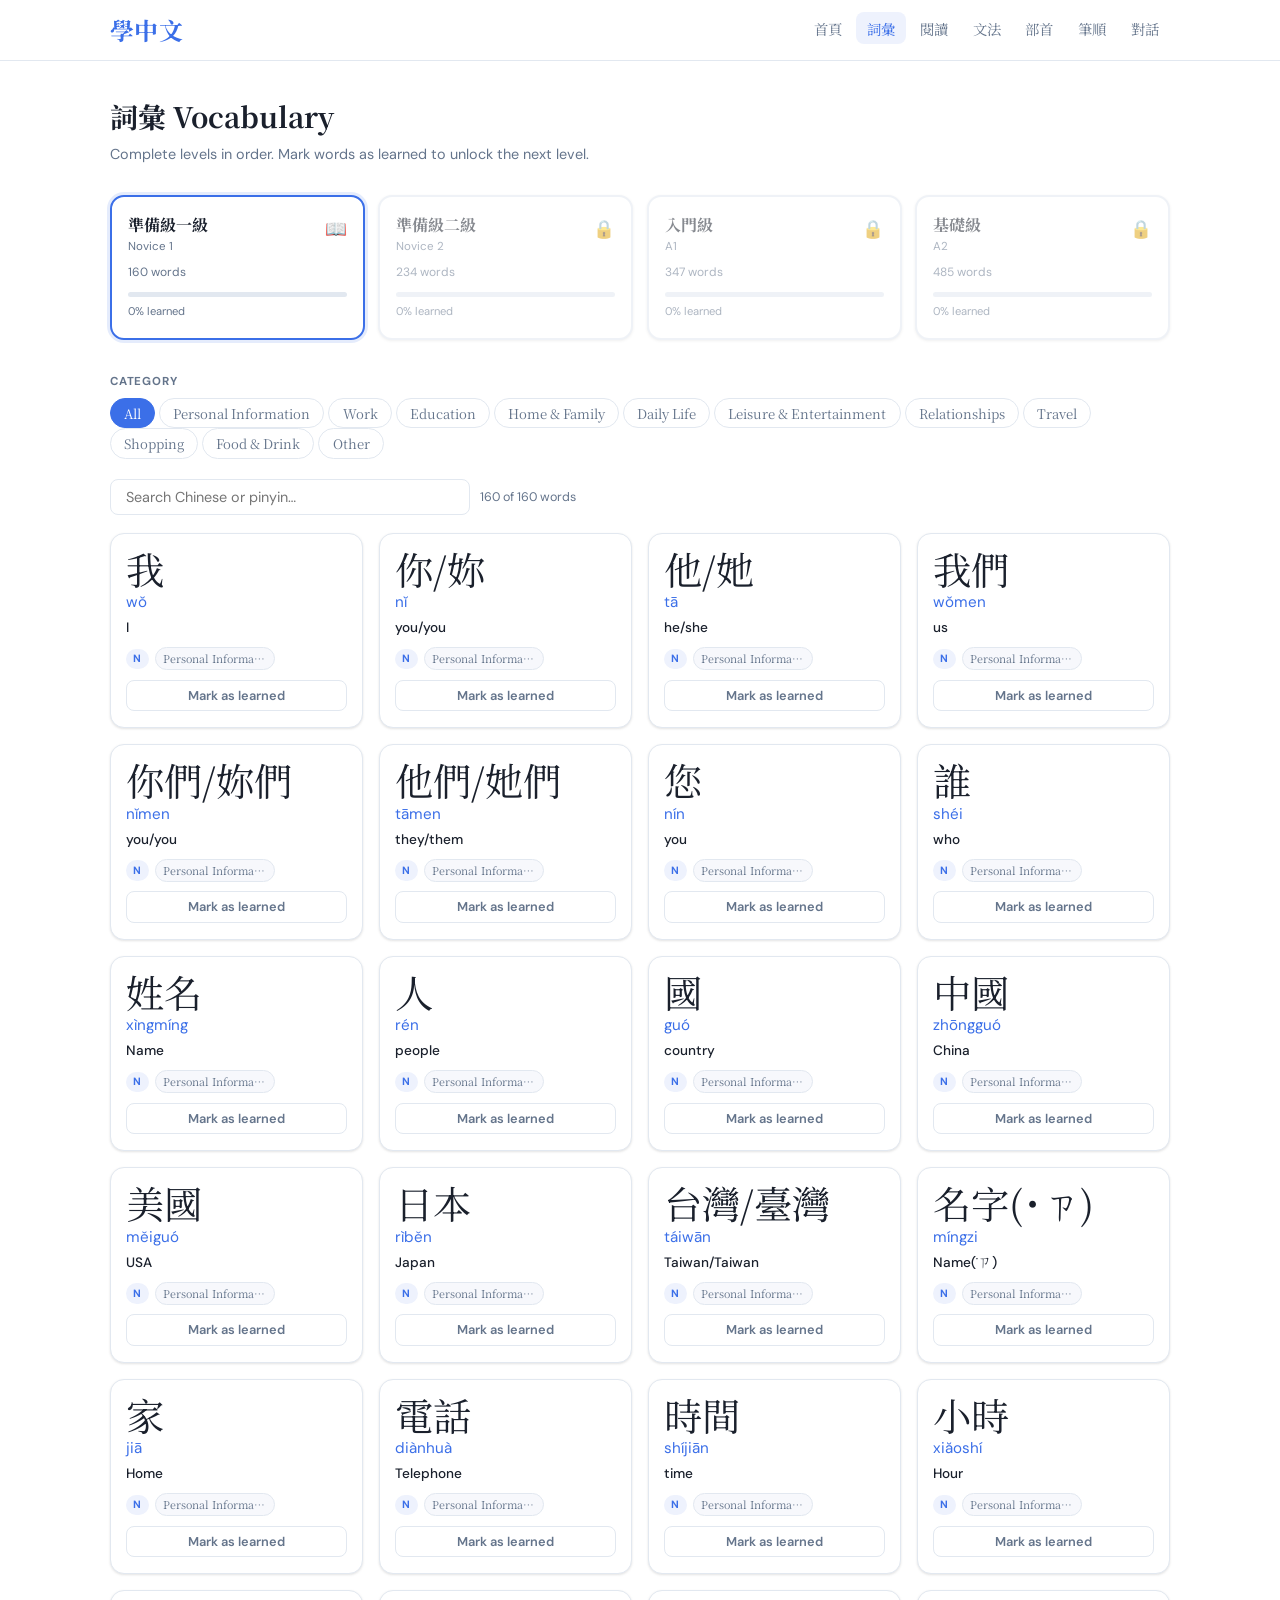
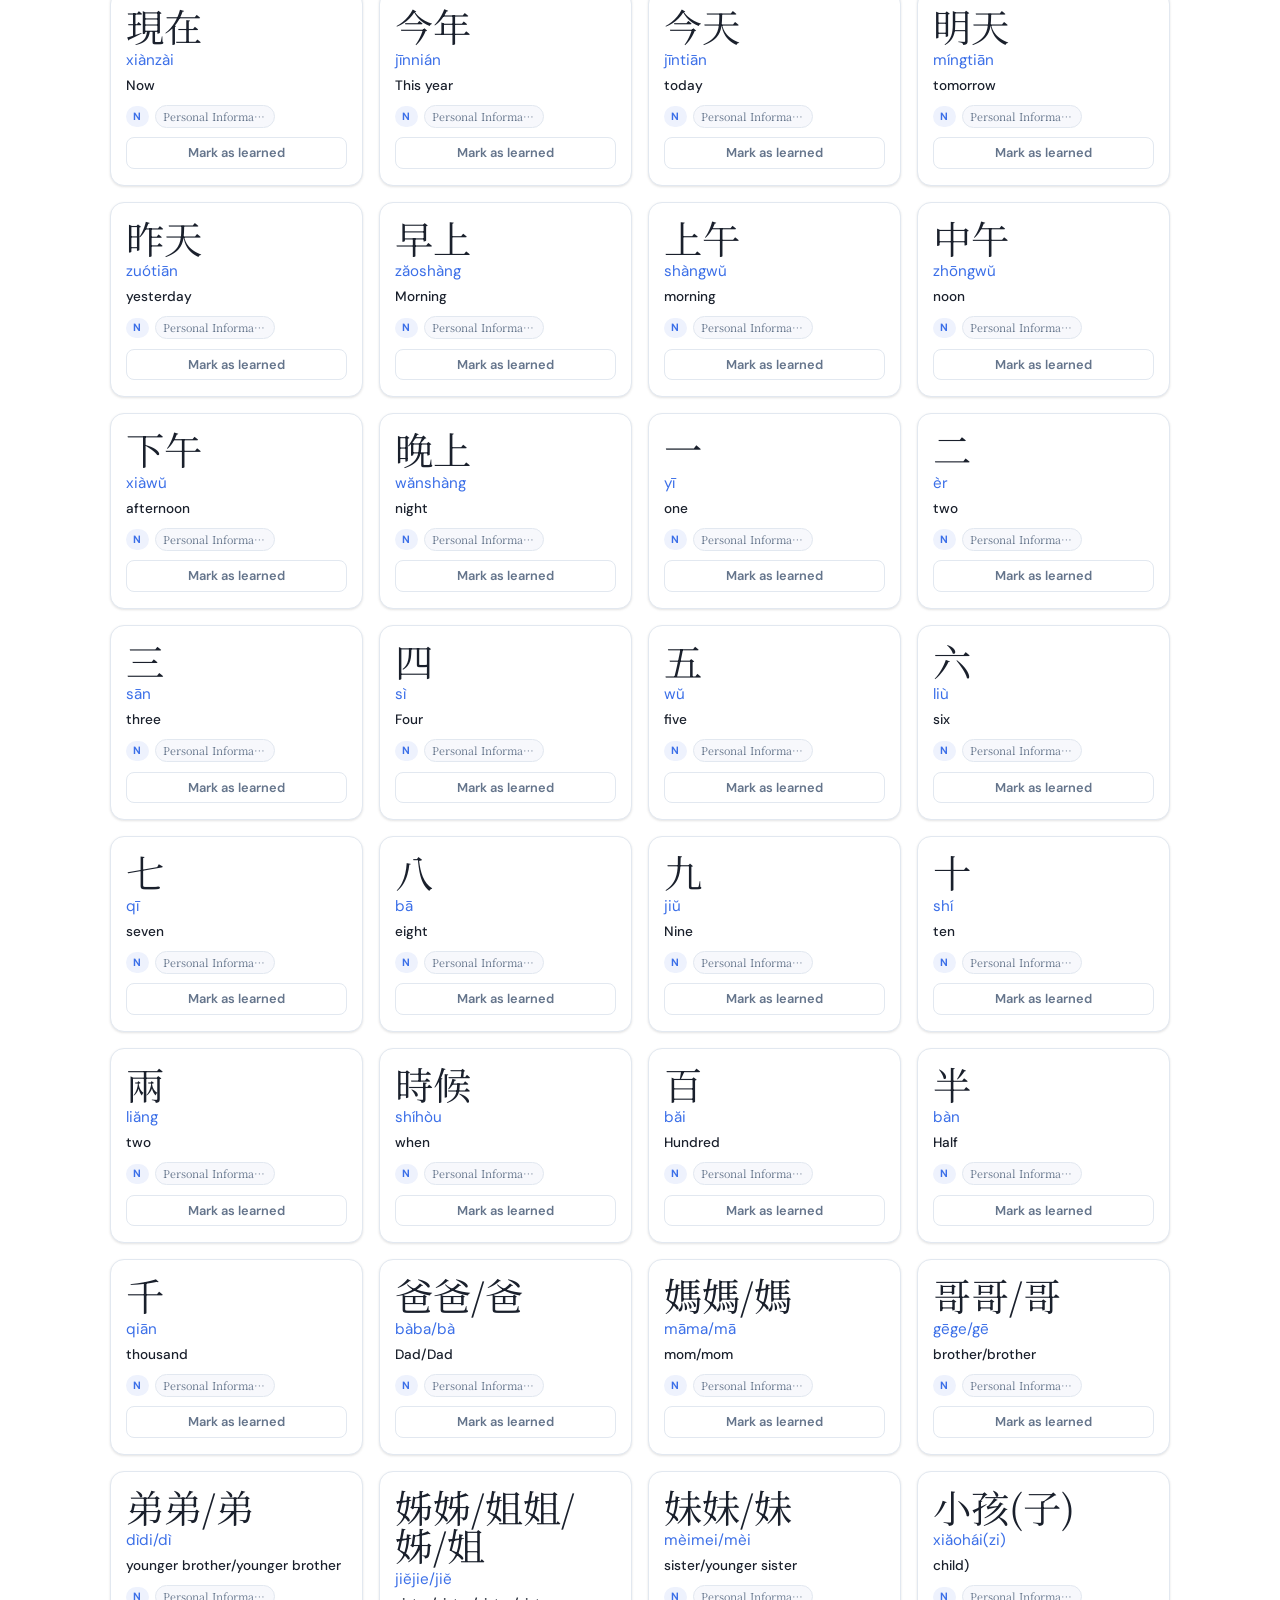
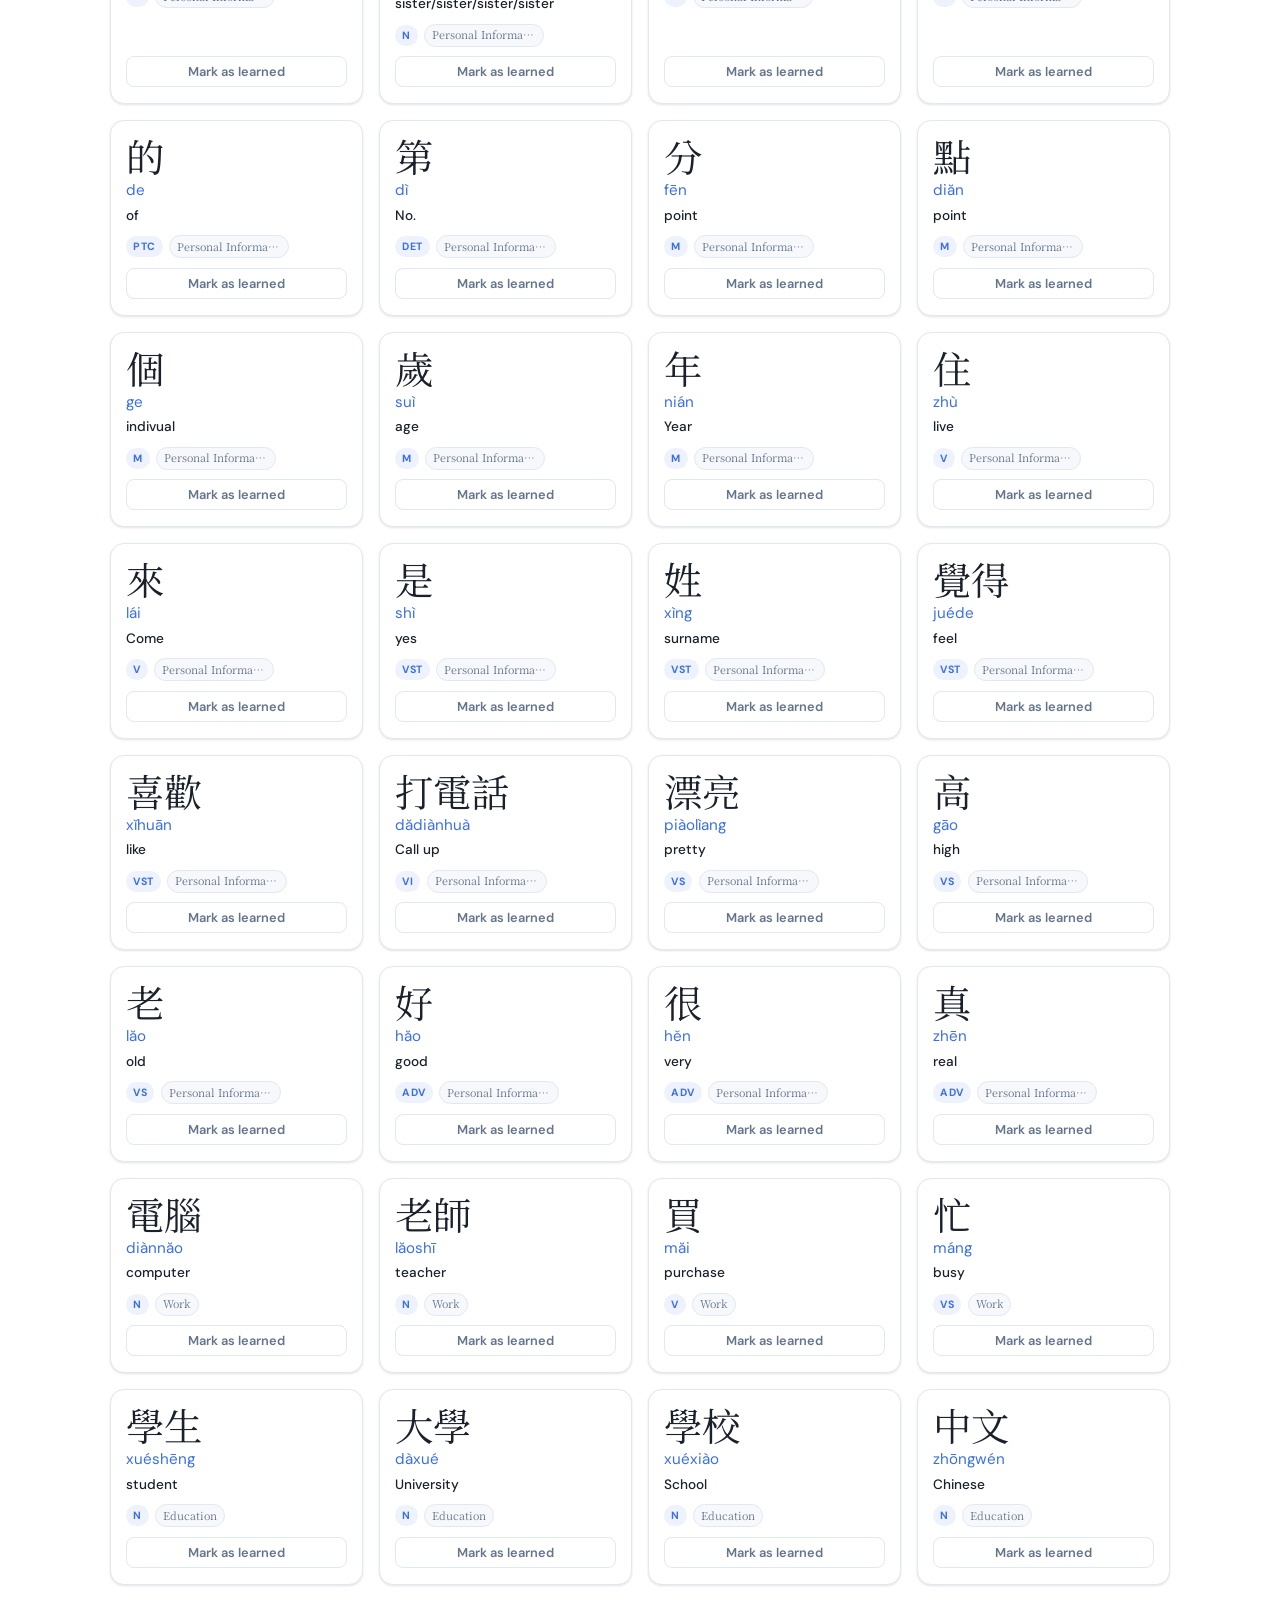
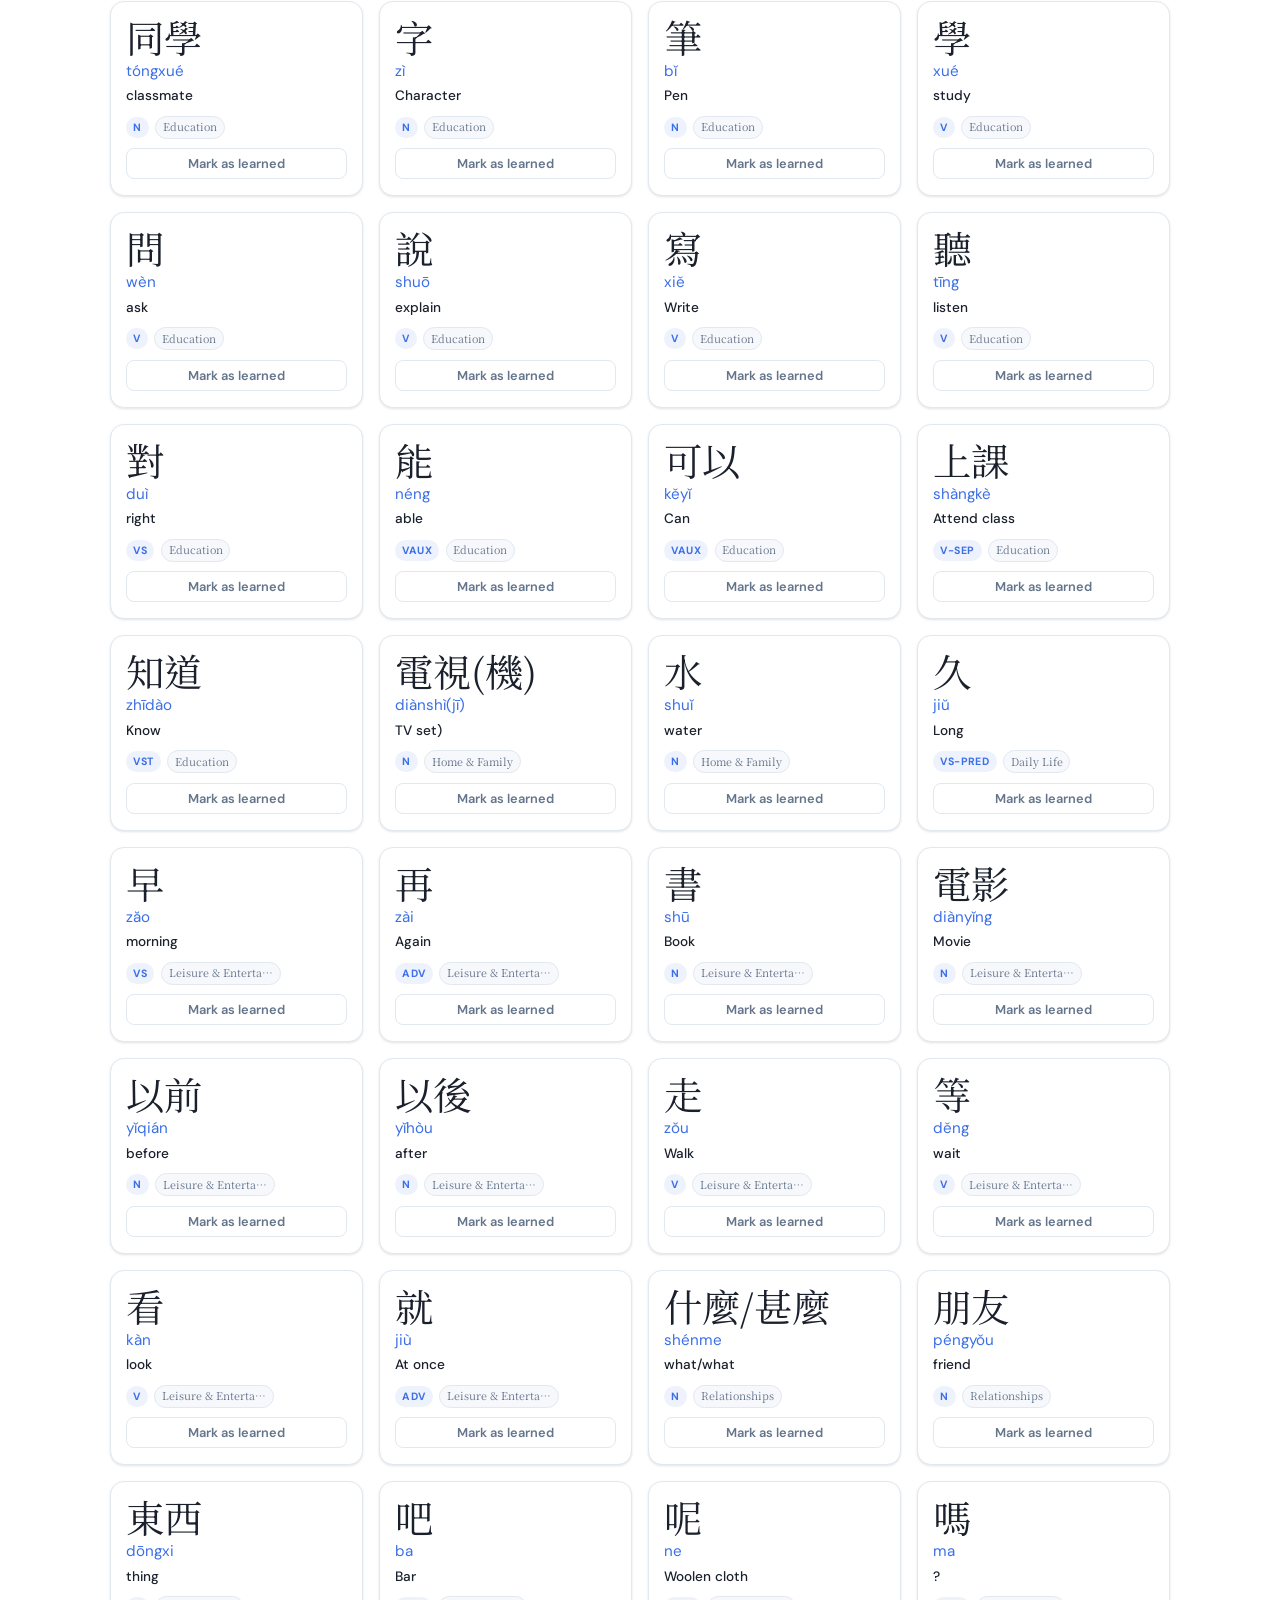
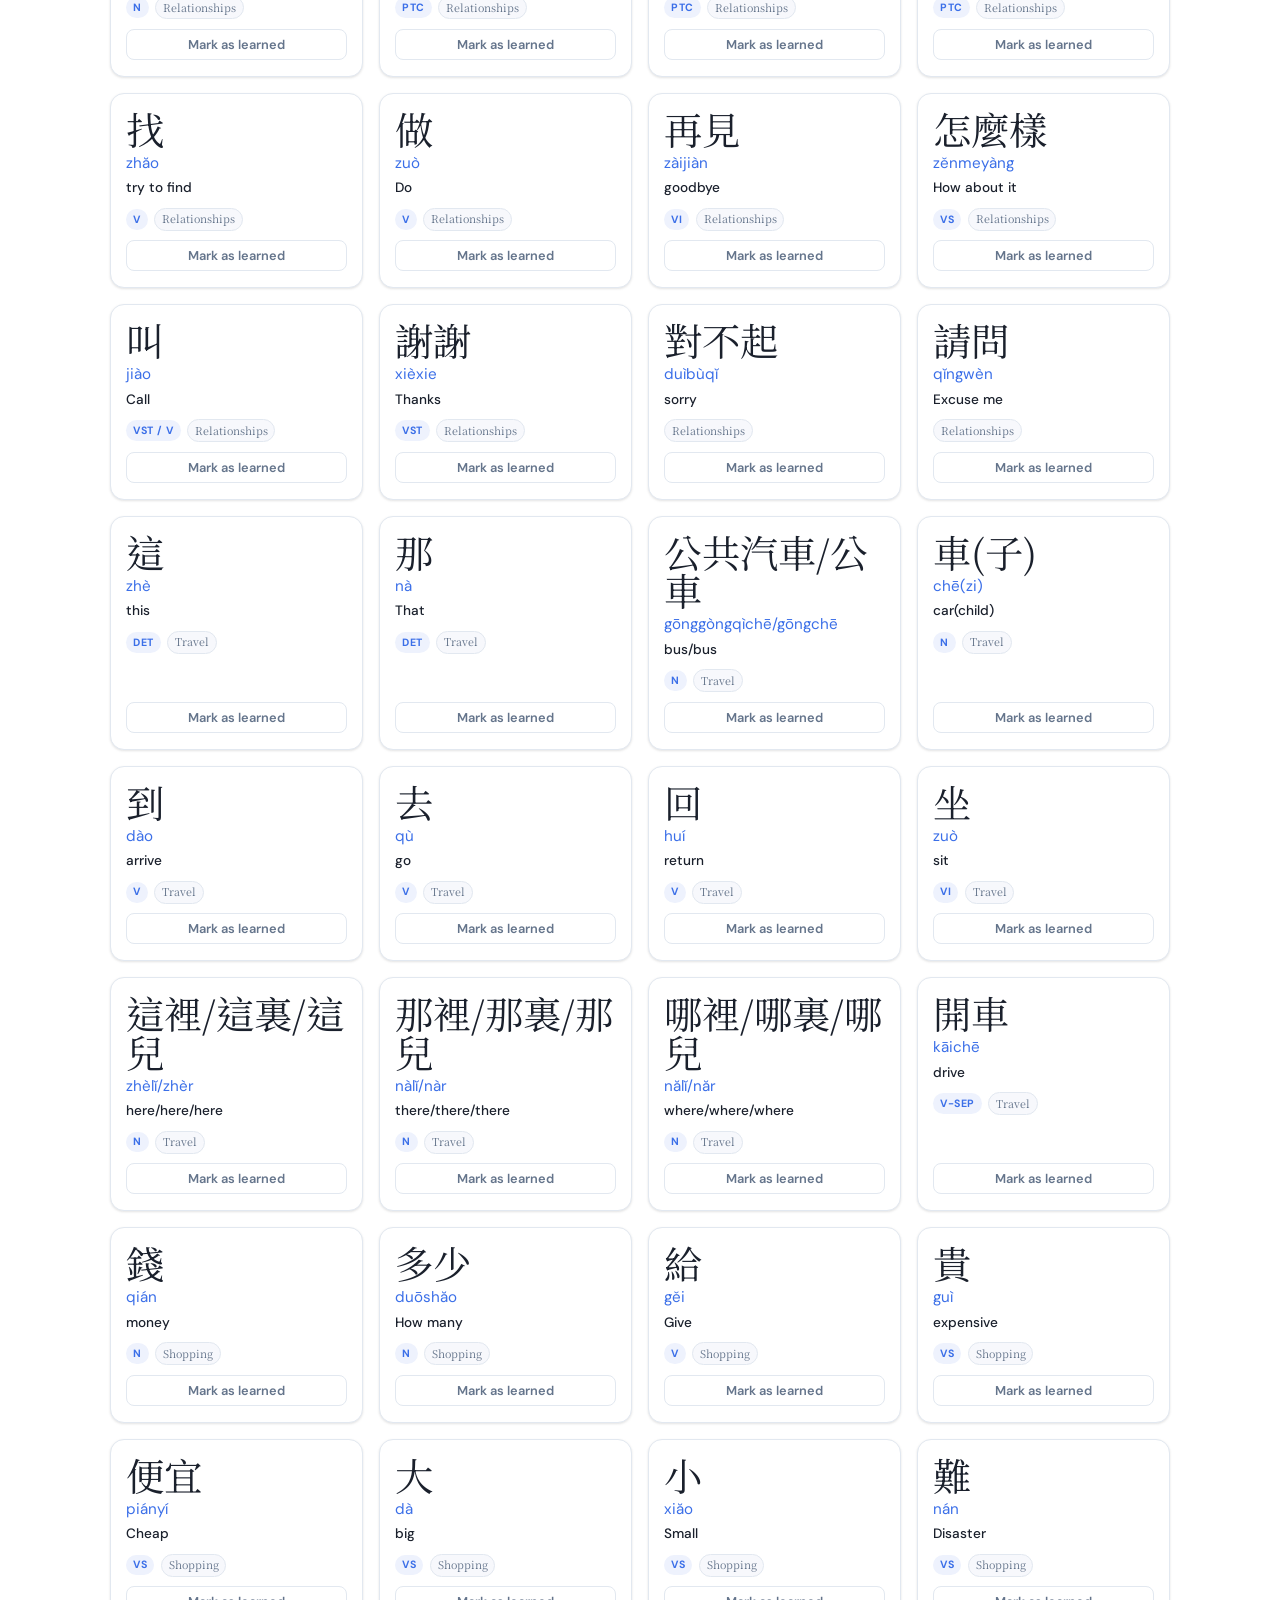
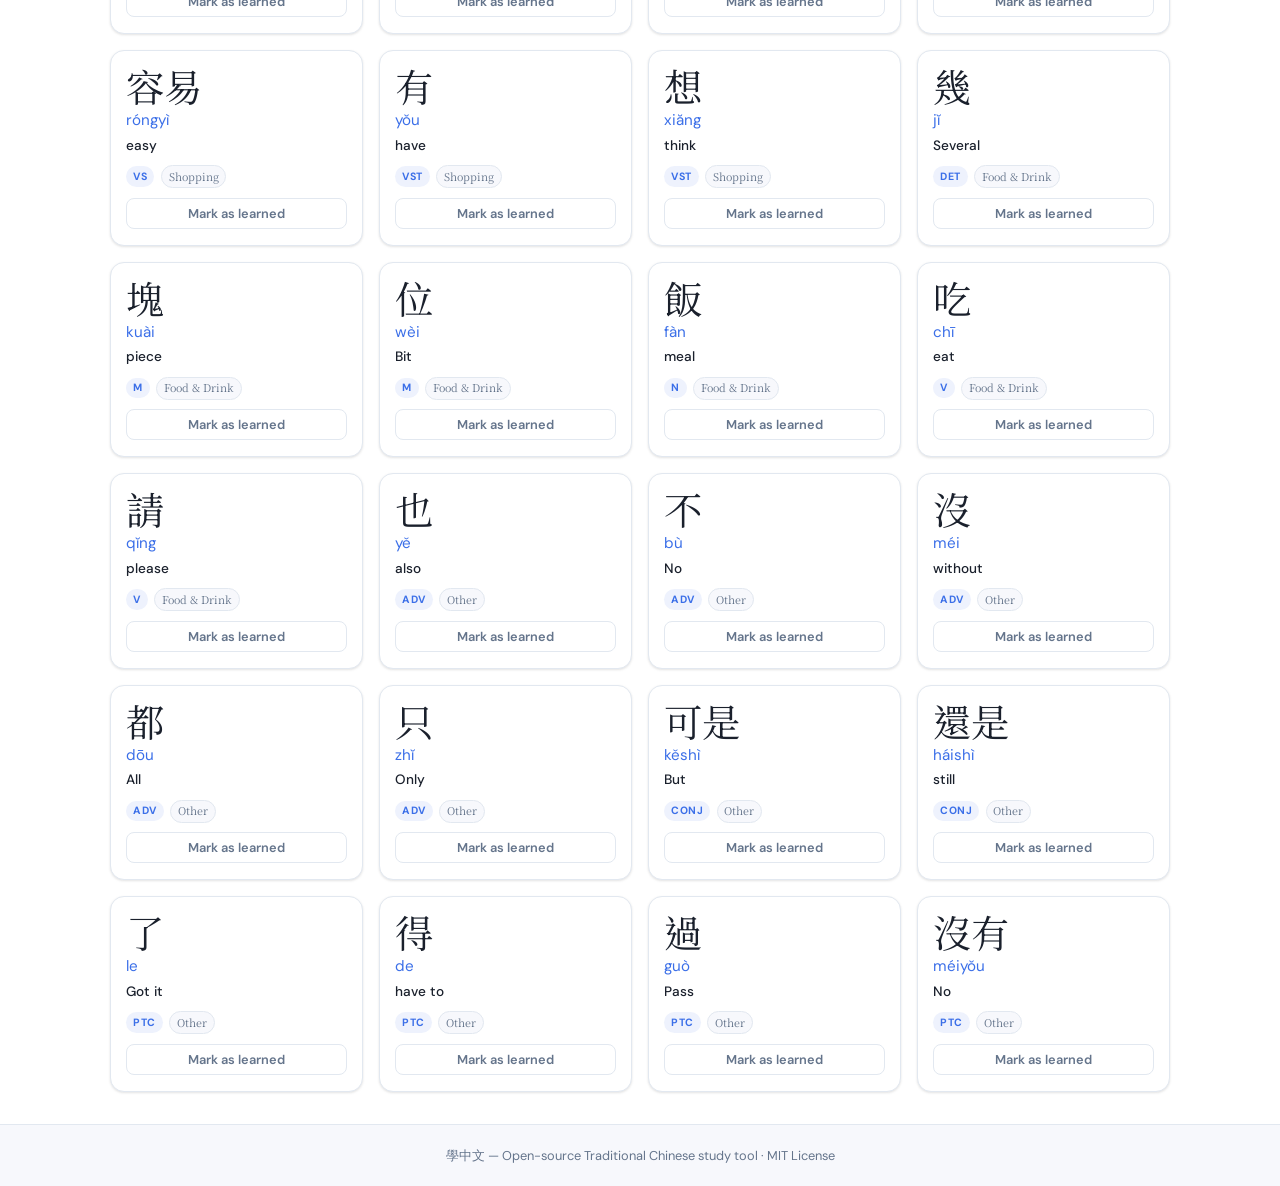
<file: vocabulary.html>
<!DOCTYPE html>
<html lang="zh-Hant">
<head>
  <meta charset="UTF-8" />
  <meta name="viewport" content="width=device-width, initial-scale=1.0" />
  <title>詞彙 Vocabulary — 學中文</title>
  <link rel="preconnect" href="https://fonts.googleapis.com" />
  <link rel="preconnect" href="https://fonts.gstatic.com" crossorigin />
  <link href="https://fonts.googleapis.com/css2?family=DM+Sans:wght@400;500;600;700&family=Noto+Serif+TC:wght@400;600;700;900&display=swap" rel="stylesheet" />
  <link rel="stylesheet" href="css/style.css" />
  <!-- Google tag (gtag.js) -->
  <script async src="https://www.googletagmanager.com/gtag/js?id=G-PGREQC103Z"></script>
  <script>
    window.dataLayer = window.dataLayer || [];
    function gtag(){dataLayer.push(arguments);}
    gtag('js', new Date());
    gtag('config', 'G-PGREQC103Z');
  </script>
  <style>
    /* ── Level Cards ─────────────────────────────────────────── */
    .level-strip {
      display: grid;
      grid-template-columns: repeat(4, 1fr);
      gap: .85rem;
      margin-bottom: 2rem;
    }
    @media (max-width: 700px) {
      .level-strip { grid-template-columns: repeat(2, 1fr); }
    }
    @media (max-width: 400px) {
      .level-strip { grid-template-columns: 1fr; }
    }

    .level-card {
      border: 2px solid var(--border);
      border-radius: var(--radius-lg);
      padding: 1.1rem 1rem;
      background: var(--bg);
      box-shadow: var(--shadow);
      cursor: pointer;
      transition: border-color var(--transition), box-shadow var(--transition), opacity var(--transition);
      position: relative;
      user-select: none;
    }
    .level-card.locked {
      opacity: .52;
      cursor: not-allowed;
      pointer-events: none;
    }
    .level-card.active {
      border-color: var(--primary);
      box-shadow: 0 0 0 3px rgba(59,111,232,.13);
    }
    .level-card:not(.locked):not(.active):hover {
      border-color: var(--primary);
      box-shadow: var(--shadow-up);
    }

    .level-card-header {
      display: flex;
      align-items: flex-start;
      justify-content: space-between;
      margin-bottom: .45rem;
    }
    .level-card-name {
      font-family: var(--font-chinese);
      font-size: 1rem;
      font-weight: 700;
      line-height: 1.3;
    }
    .level-card-en {
      font-size: .72rem;
      color: var(--muted);
      margin-top: .1rem;
    }
    .level-icon {
      font-size: 1.1rem;
      flex-shrink: 0;
      margin-left: .3rem;
    }
    .level-card-count {
      font-size: .75rem;
      color: var(--muted);
      margin-bottom: .55rem;
    }

    .level-prog-bar {
      height: 5px;
      background: var(--border);
      border-radius: 99px;
      overflow: hidden;
      margin-bottom: .35rem;
    }
    .level-prog-fill {
      height: 100%;
      background: var(--primary);
      border-radius: 99px;
      transition: width .4s ease;
    }
    .level-prog-fill.complete { background: var(--success); }
    .level-prog-label {
      font-size: .7rem;
      color: var(--muted);
    }

    /* ── Category bar ────────────────────────────────────────── */
    .cat-bar {
      display: flex;
      flex-wrap: wrap;
      gap: .4rem;
      margin-bottom: 1.25rem;
      align-items: center;
    }
    .cat-bar-label {
      font-size: .72rem;
      font-weight: 700;
      text-transform: uppercase;
      letter-spacing: .07em;
      color: var(--muted);
      margin-right: .15rem;
      white-space: nowrap;
    }

    /* ── Search ──────────────────────────────────────────────── */
    .vocab-search-row {
      display: flex;
      gap: .65rem;
      margin-bottom: 1.1rem;
      align-items: center;
    }
    .vocab-search-row .search-input { max-width: 360px; }
    .vocab-count-label {
      font-size: .78rem;
      color: var(--muted);
      white-space: nowrap;
    }

    /* ── Vocab Grid (override for 3-4 cols) ──────────────────── */
    .vocab-grid {
      grid-template-columns: repeat(auto-fill, minmax(240px, 1fr));
    }
    @media (max-width: 480px) {
      .vocab-grid { grid-template-columns: repeat(2, 1fr); }
    }

    /* ── Word Card ───────────────────────────────────────────── */
    .vocab-card {
      padding: 1rem .95rem;
      position: relative;
    }
    .vocab-card.learned {
      border-color: var(--success);
      background: var(--success-light);
    }
    .vocab-char { font-size: 2.4rem; margin-bottom: .15rem; }
    .vocab-pinyin { font-size: .95rem; margin-bottom: .1rem; }
    .vocab-meaning {
      font-size: .85rem;
      font-weight: 500;
      color: var(--text);
      margin-bottom: .5rem;
      min-height: 1.2em;
    }
    .meaning-placeholder {
      display: inline-flex;
      align-items: center;
      gap: .3rem;
      font-size: .78rem;
      color: var(--muted);
      cursor: pointer;
      border: 1px dashed var(--border);
      border-radius: var(--radius);
      padding: .12rem .45rem;
      transition: all var(--transition);
    }
    .meaning-placeholder:hover {
      border-color: var(--primary);
      color: var(--primary);
      background: var(--primary-light);
    }
    .meaning-spinner {
      width: 12px; height: 12px;
      border: 2px solid var(--border);
      border-top-color: var(--primary);
      border-radius: 50%;
      animation: spin .7s linear infinite;
      display: inline-block;
    }
    @keyframes spin { to { transform: rotate(360deg); } }

    .vocab-meta {
      display: flex;
      align-items: center;
      gap: .4rem;
      flex-wrap: wrap;
      margin-bottom: .6rem;
    }
    .pos-badge {
      background: var(--primary-light);
      color: var(--primary);
      font-size: .66rem;
      font-weight: 700;
      padding: .1rem .45rem;
      border-radius: 999px;
      letter-spacing: .04em;
      text-transform: uppercase;
    }
    .cat-tag {
      font-size: .67rem;
      color: var(--muted);
      background: var(--surface);
      border: 1px solid var(--border);
      border-radius: 999px;
      padding: .1rem .42rem;
      font-family: var(--font-chinese);
      white-space: nowrap;
      max-width: 120px;
      overflow: hidden;
      text-overflow: ellipsis;
    }

    .learn-btn {
      width: 100%;
      margin-top: auto;
      padding: .38rem .75rem;
      border-radius: var(--radius);
      font-size: .8rem;
      font-weight: 600;
      cursor: pointer;
      border: 1.5px solid var(--border);
      background: transparent;
      color: var(--muted);
      font-family: var(--font-ui);
      transition: all var(--transition);
      display: flex;
      align-items: center;
      justify-content: center;
      gap: .3rem;
    }
    .learn-btn:hover {
      border-color: var(--success);
      color: #15803d;
      background: #f0fdf4;
    }
    .learn-btn.learned-state {
      background: var(--success);
      color: #fff;
      border-color: var(--success);
    }
    .learn-btn.learned-state:hover {
      background: #16a34a;
      border-color: #16a34a;
    }

    /* ── Empty / Loading states ──────────────────────────────── */
    .vocab-empty {
      grid-column: 1/-1;
      text-align: center;
      padding: 3rem 1rem;
      color: var(--muted);
    }
    .vocab-empty-icon { font-size: 2.5rem; margin-bottom: .5rem; }
  </style>
</head>
<body>

<nav>
  <div class="nav-inner">
    <a class="nav-logo" href="index.html">學中文</a>
    <button class="nav-toggle" id="navToggle" aria-label="Toggle menu">
      <span></span><span></span><span></span>
    </button>
    <ul class="nav-links" id="navLinks">
      <li><a href="index.html">首頁</a></li>
      <li><a href="vocabulary.html" class="active">詞彙</a></li>
      <li><a href="reading.html">閱讀</a></li>
      <li><a href="grammar.html">文法</a></li>
      <li><a href="strokes.html">部首</a></li>
      <li><a href="stroke-order.html">筆順</a></li>
      <li><a href="conversation.html">對話</a></li>
    </ul>
  </div>
</nav>

<main>
  <div class="page-header">
    <h1 class="page-title">詞彙 Vocabulary</h1>
    <p class="page-subtitle">Complete levels in order. Mark words as learned to unlock the next level.</p>
  </div>

  <!-- Level progression cards -->
  <div class="level-strip" id="levelStrip">
    <div class="loading-state">Loading levels…</div>
  </div>

  <!-- Category filter bar -->
  <div class="cat-bar" id="catBar" style="display:none">
    <span class="cat-bar-label">Category</span>
    <div id="catChips"></div>
  </div>

  <!-- Search -->
  <div class="vocab-search-row" id="searchRow" style="display:none">
    <input id="vocabSearch" class="search-input" type="search"
      placeholder="Search Chinese or pinyin…" autocomplete="off" />
    <span class="vocab-count-label" id="wordCount"></span>
  </div>

  <!-- Vocabulary Grid -->
  <div class="vocab-grid" id="vocabGrid"></div>
</main>

<footer>
  <p>學中文 — Open-source Traditional Chinese study tool · MIT License</p>
</footer>

<script src="config.js"></script>
<script>
/* ─────────────────────────────────────────────────────────────
   State
───────────────────────────────────────────────────────────── */
const LEVELS = [
  { level:'novice1', label:'準備級一級', en:'Novice 1', threshold:0.8 },
  { level:'novice2', label:'準備級二級', en:'Novice 2', threshold:0.8 },
  { level:'a1',      label:'入門級',    en:'A1',       threshold:0.8 },
  { level:'a2',      label:'基礎級',    en:'A2',       threshold:0.8 },
];

let allWords = [];          // full JSON
let byLevel  = {};          // { novice1: [...], novice2: [...], ... }
let activeLevel = 'novice1';
let activeCat   = 'all';
let searchQuery = '';

/* ─────────────────────────────────────────────────────────────
   localStorage helpers
───────────────────────────────────────────────────────────── */
function learnedKey(level) { return `learned_${level}`; }

function getLearnedSet(level) {
  try { return new Set(JSON.parse(localStorage.getItem(learnedKey(level)) || '[]')); }
  catch { return new Set(); }
}

function saveLearnedSet(level, set) {
  localStorage.setItem(learnedKey(level), JSON.stringify([...set]));
}

function getMeaningsCache() {
  try { return JSON.parse(localStorage.getItem('meanings_cache') || '{}'); }
  catch { return {}; }
}

function saveMeaning(id, meaning) {
  const c = getMeaningsCache();
  c[id] = meaning;
  localStorage.setItem('meanings_cache', JSON.stringify(c));
}

/* ─────────────────────────────────────────────────────────────
   Progress helpers
───────────────────────────────────────────────────────────── */
function levelProgress(level) {
  const words = byLevel[level] || [];
  if (!words.length) return 0;
  return getLearnedSet(level).size / words.length;
}

function isLevelUnlocked(idx) {
  if (idx === 0) return true;
  return levelProgress(LEVELS[idx-1].level) >= LEVELS[idx-1].threshold;
}

/* ─────────────────────────────────────────────────────────────
   Render level cards
───────────────────────────────────────────────────────────── */
function renderLevelStrip() {
  const strip = document.getElementById('levelStrip');
  strip.innerHTML = LEVELS.map((lv, i) => {
    const unlocked = isLevelUnlocked(i);
    const words    = byLevel[lv.level] || [];
    const pct      = levelProgress(lv.level);
    const pctPx    = Math.round(pct * 100);
    const isActive = lv.level === activeLevel;
    const complete  = pct >= lv.threshold;
    return `
      <div class="level-card ${unlocked ? '' : 'locked'} ${isActive ? 'active' : ''}"
           data-level="${lv.level}" onclick="selectLevel('${lv.level}')">
        <div class="level-card-header">
          <div>
            <div class="level-card-name">${lv.label}</div>
            <div class="level-card-en">${lv.en}</div>
          </div>
          <span class="level-icon">${unlocked ? (isActive ? '📖' : '✅') : '🔒'}</span>
        </div>
        <div class="level-card-count">${words.length} words</div>
        <div class="level-prog-bar">
          <div class="level-prog-fill ${complete ? 'complete' : ''}" style="width:${pctPx}%"></div>
        </div>
        <div class="level-prog-label">${pctPx}% learned${complete ? ' — unlocks next' : ''}</div>
      </div>`;
  }).join('');
}

/* ─────────────────────────────────────────────────────────────
   Category bar
───────────────────────────────────────────────────────────── */
function renderCatBar() {
  const words = byLevel[activeLevel] || [];
  const cats  = ['all', ...new Set(words.map(w => w.categoryEn))];
  document.getElementById('catChips').innerHTML = cats.map(c => `
    <button class="chip ${activeCat === c ? 'active' : ''}"
            onclick="selectCat('${c}')">${c === 'all' ? 'All' : c}</button>
  `).join('');
  document.getElementById('catBar').style.display = 'flex';
}

/* ─────────────────────────────────────────────────────────────
   Vocab grid
───────────────────────────────────────────────────────────── */
function renderGrid() {
  const grid    = document.getElementById('vocabGrid');
  const learned = getLearnedSet(activeLevel);
  const cache   = getMeaningsCache();
  const words   = byLevel[activeLevel] || [];

  let filtered = words;
  if (activeCat !== 'all') filtered = filtered.filter(w => w.categoryEn === activeCat);
  if (searchQuery) {
    const q = searchQuery.toLowerCase();
    filtered = filtered.filter(w =>
      w.chinese.toLowerCase().includes(q) ||
      w.pinyin.toLowerCase().includes(q)
    );
  }

  document.getElementById('wordCount').textContent =
    `${filtered.length} of ${words.length} words`;

  if (!filtered.length) {
    grid.innerHTML = `<div class="vocab-empty">
      <div class="vocab-empty-icon">🔍</div>
      <div>No words match your search.</div>
    </div>`;
    return;
  }

  grid.innerHTML = filtered.map(w => {
    const isLearned = learned.has(w.id);
    const meaning   = w.meaning || cache[w.id] || '';
    const meaningHtml = meaning
      ? `<div class="vocab-meaning">${escHtml(meaning)}</div>`
      : `<div class="vocab-meaning">
           <span class="meaning-placeholder" onclick="fetchMeaning(event,'${w.id}')">
             ? <span>get meaning</span>
           </span>
         </div>`;
    return `
      <div class="vocab-card ${isLearned ? 'learned' : ''}" id="card-${w.id}">
        <div class="vocab-char chinese">${escHtml(w.chinese)}</div>
        <div class="vocab-pinyin pinyin">${escHtml(w.pinyin)}</div>
        ${meaningHtml}
        <div class="vocab-meta">
          ${w.partOfSpeech ? `<span class="pos-badge">${escHtml(w.partOfSpeech)}</span>` : ''}
          <span class="cat-tag">${escHtml(w.categoryEn)}</span>
        </div>
        <button class="learn-btn ${isLearned ? 'learned-state' : ''}"
                onclick="toggleLearned('${w.id}')">
          ${isLearned ? '✓ Learned' : 'Mark as learned'}
        </button>
      </div>`;
  }).join('');

  document.getElementById('searchRow').style.display = 'flex';
}

function escHtml(s) {
  return String(s)
    .replace(/&/g,'&amp;').replace(/</g,'&lt;')
    .replace(/>/g,'&gt;').replace(/"/g,'&quot;');
}

/* ─────────────────────────────────────────────────────────────
   Interactions
───────────────────────────────────────────────────────────── */
function selectLevel(level) {
  const idx = LEVELS.findIndex(l => l.level === level);
  if (!isLevelUnlocked(idx)) return;
  activeLevel = level;
  activeCat   = 'all';
  searchQuery = '';
  document.getElementById('vocabSearch').value = '';
  renderLevelStrip();
  renderCatBar();
  renderGrid();
}

function selectCat(cat) {
  activeCat = cat;
  renderCatBar();
  renderGrid();
}

function toggleLearned(id) {
  const set = getLearnedSet(activeLevel);
  if (set.has(id)) { set.delete(id); } else { set.add(id); }
  saveLearnedSet(activeLevel, set);
  renderLevelStrip();
  renderGrid();
}

/* ─────────────────────────────────────────────────────────────
   On-demand meaning via Claude API
───────────────────────────────────────────────────────────── */
async function fetchMeaning(evt, id) {
  evt.stopPropagation();
  const placeholder = evt.currentTarget;
  const word = allWords.find(w => w.id === id);
  if (!word) return;

  // show spinner
  placeholder.innerHTML = `<span class="meaning-spinner"></span> fetching…`;
  placeholder.style.pointerEvents = 'none';

  const apiKey = (typeof CONFIG !== 'undefined' && CONFIG.apiKey) ? CONFIG.apiKey : '';
  if (!apiKey) {
    updateMeaningEl(id, '[Add API key in config.js]');
    return;
  }

  try {
    const res = await fetch('https://api.anthropic.com/v1/messages', {
      method: 'POST',
      headers: {
        'x-api-key': apiKey,
        'anthropic-version': '2023-06-01',
        'anthropic-dangerous-direct-browser-access': 'true',
        'content-type': 'application/json',
      },
      body: JSON.stringify({
        model: 'claude-haiku-4-5-20251001',
        max_tokens: 30,
        messages: [{
          role: 'user',
          content: `What is the English meaning of the Traditional Chinese word "${word.chinese}" (pinyin: ${word.pinyin}, part of speech: ${word.partOfSpeech})? Reply with ONLY the English meaning, nothing else. Max 5 words.`
        }]
      })
    });
    const data = await res.json();
    const meaning = data?.content?.[0]?.text?.trim() || '(unknown)';
    saveMeaning(id, meaning);
    updateMeaningEl(id, meaning);
  } catch(e) {
    updateMeaningEl(id, '(fetch failed)');
  }
}

function updateMeaningEl(id, meaning) {
  const card = document.getElementById(`card-${id}`);
  if (!card) return;
  const meaningDiv = card.querySelector('.vocab-meaning');
  if (meaningDiv) meaningDiv.innerHTML = escHtml(meaning);
}

/* ─────────────────────────────────────────────────────────────
   Init
───────────────────────────────────────────────────────────── */
document.getElementById('vocabSearch').addEventListener('input', e => {
  searchQuery = e.target.value.trim();
  renderGrid();
});

document.getElementById('navToggle').addEventListener('click', () => {
  document.getElementById('navLinks').classList.toggle('open');
});

fetch('data/vocabulary.json')
  .then(r => r.json())
  .then(data => {
    allWords = data;
    byLevel  = {};
    for (const lv of LEVELS) byLevel[lv.level] = [];
    for (const w of data) {
      if (byLevel[w.level]) byLevel[w.level].push(w);
    }
    renderLevelStrip();
    renderCatBar();
    renderGrid();
  })
  .catch(() => {
    document.getElementById('levelStrip').innerHTML =
      '<div class="loading-state">Failed to load vocabulary data.</div>';
  });
</script>
</body>
</html>
</file>
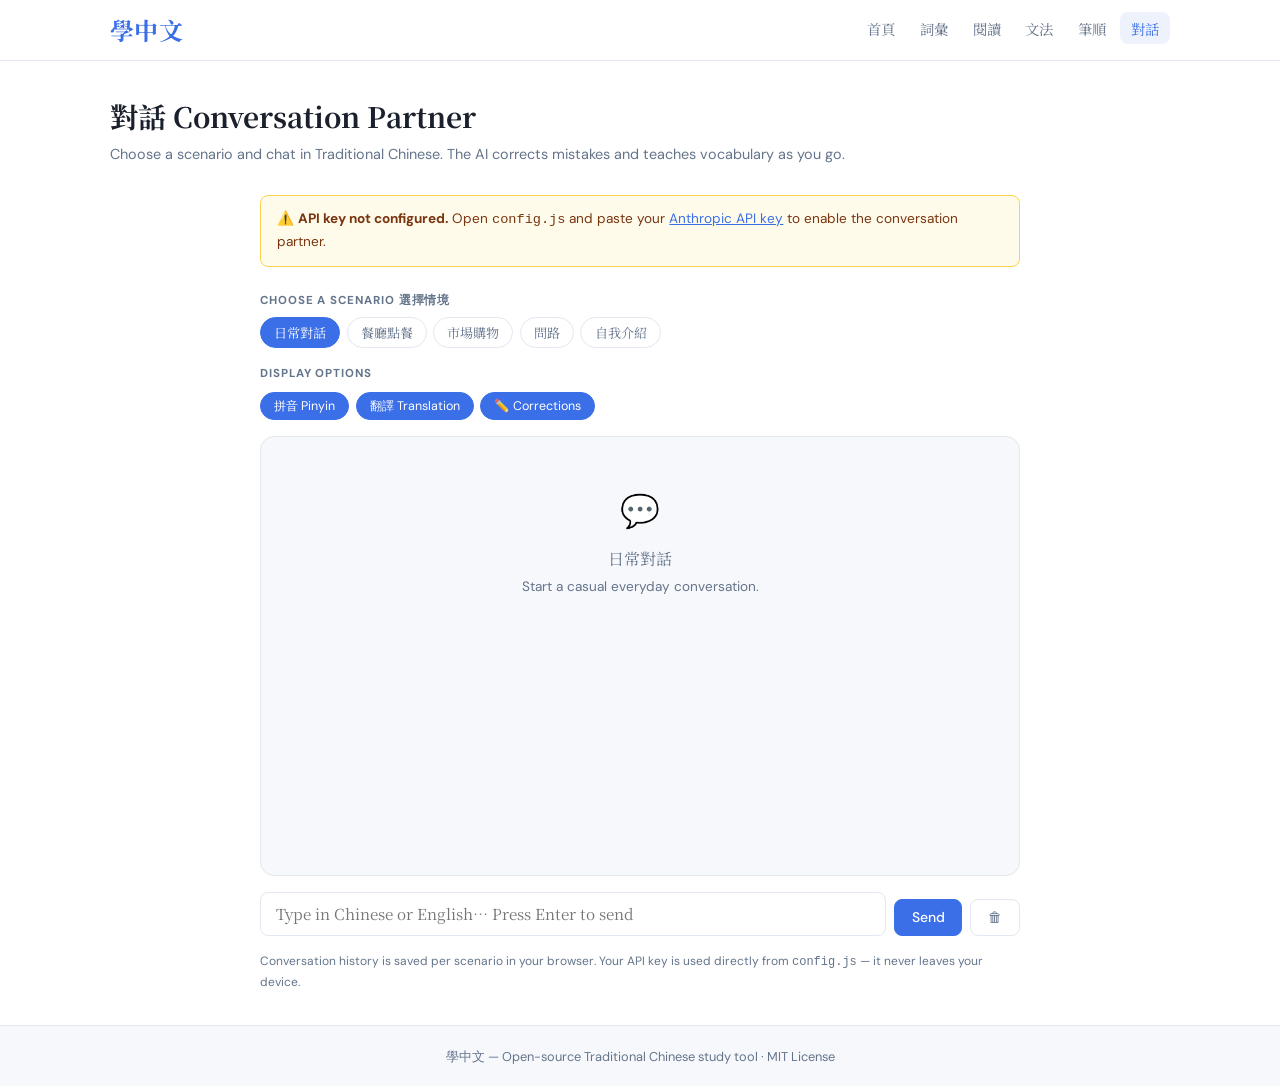
<file: traditional-chinese-study/conversation.html>
<!DOCTYPE html>
<html lang="zh-Hant">
<head>
  <meta charset="UTF-8" />
  <meta name="viewport" content="width=device-width, initial-scale=1.0" />
  <title>對話 Conversation — 學中文</title>
  <link rel="preconnect" href="https://fonts.googleapis.com" />
  <link rel="preconnect" href="https://fonts.gstatic.com" crossorigin />
  <link href="https://fonts.googleapis.com/css2?family=DM+Sans:wght@400;500;600;700&family=Noto+Serif+TC:wght@400;600;700;900&display=swap" rel="stylesheet" />
  <link rel="stylesheet" href="css/style.css" />
</head>
<body>

<nav>
  <div class="nav-inner">
    <a class="nav-logo" href="index.html">學中文</a>
    <button class="nav-toggle" id="navToggle" aria-label="Toggle menu">
      <span></span><span></span><span></span>
    </button>
    <ul class="nav-links" id="navLinks">
      <li><a href="index.html">首頁</a></li>
      <li><a href="vocabulary.html">詞彙</a></li>
      <li><a href="reading.html">閱讀</a></li>
      <li><a href="grammar.html">文法</a></li>
      <li><a href="strokes.html">筆順</a></li>
      <li><a href="conversation.html">對話</a></li>
    </ul>
  </div>
</nav>

<main>
  <div class="page-header">
    <h1 class="page-title">對話 Conversation Partner</h1>
    <p class="page-subtitle">Choose a scenario and chat in Traditional Chinese. The AI corrects mistakes and teaches vocabulary as you go.</p>
  </div>

  <div class="conv-layout">

    <!-- API key notice -->
    <div class="api-notice" id="apiNotice" style="display:none">
      ⚠️ <strong>API key not configured.</strong>
      Open <code>config.js</code> and paste your
      <a href="https://console.anthropic.com/" target="_blank" rel="noopener">Anthropic API key</a>
      to enable the conversation partner.
    </div>

    <!-- Scenario selector -->
    <div class="scenario-row">
      <div class="scenario-label">Choose a scenario 選擇情境</div>
      <div class="scenario-chips" id="scenarioChips"></div>
    </div>

    <!-- Display toggles -->
    <div>
      <div class="section-label">Display options</div>
      <div class="toggle-row">
        <button class="toggle-btn on" id="togglePinyin">拼音 Pinyin</button>
        <button class="toggle-btn on" id="toggleTranslation">翻譯 Translation</button>
        <button class="toggle-btn on" id="toggleCorrections">✏️ Corrections</button>
      </div>
    </div>

    <!-- Chat window -->
    <div class="chat-window" id="chatWindow"></div>

    <!-- Input row -->
    <div class="chat-input-area">
      <textarea
        id="chatInput"
        class="chat-input"
        placeholder="Type in Chinese or English… Press Enter to send"
        rows="1"
      ></textarea>
      <button class="btn btn-primary" id="sendBtn">Send</button>
      <button class="btn btn-ghost" id="clearBtn" title="Clear conversation">🗑</button>
    </div>

    <p style="font-size:.75rem;color:var(--muted)">
      Conversation history is saved per scenario in your browser.
      Your API key is used directly from <code>config.js</code> — it never leaves your device.
    </p>
  </div>
</main>

<footer>
  <p>學中文 — Open-source Traditional Chinese study tool · MIT License</p>
</footer>

<script src="data/vocabulary.js"></script>
<script src="data/reading.js"></script>
<script src="data/grammar.js"></script>
<script src="data/strokes.js"></script>
<script src="config.js"></script>
<script src="js/main.js"></script>
<script src="js/conversation.js"></script>
</body>
</html>
</file>
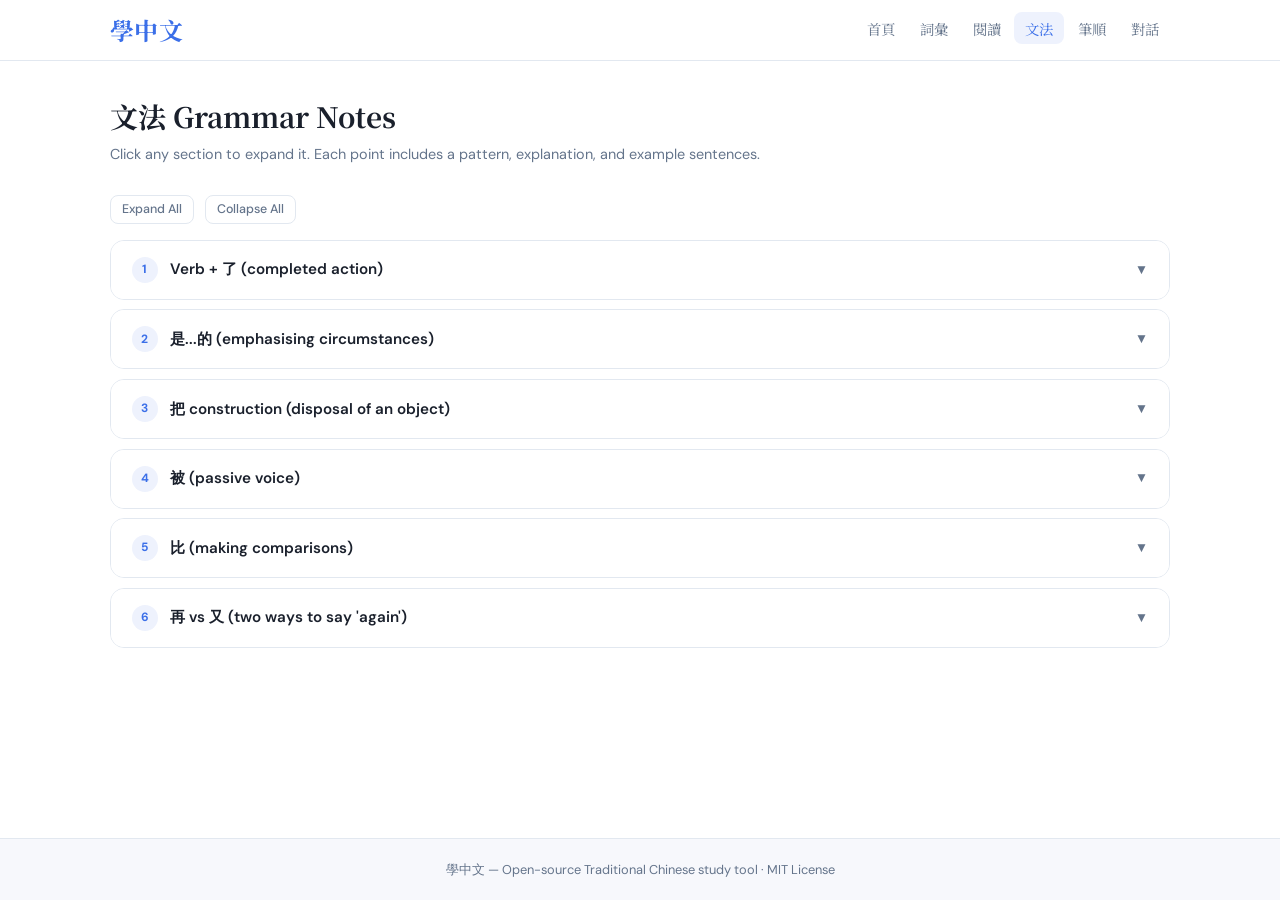
<file: traditional-chinese-study/grammar.html>
<!DOCTYPE html>
<html lang="zh-Hant">
<head>
  <meta charset="UTF-8" />
  <meta name="viewport" content="width=device-width, initial-scale=1.0" />
  <title>文法 Grammar — 學中文</title>
  <link rel="preconnect" href="https://fonts.googleapis.com" />
  <link rel="preconnect" href="https://fonts.gstatic.com" crossorigin />
  <link href="https://fonts.googleapis.com/css2?family=DM+Sans:wght@400;500;600;700&family=Noto+Serif+TC:wght@400;600;700;900&display=swap" rel="stylesheet" />
  <link rel="stylesheet" href="css/style.css" />
</head>
<body>

<nav>
  <div class="nav-inner">
    <a class="nav-logo" href="index.html">學中文</a>
    <button class="nav-toggle" id="navToggle" aria-label="Toggle menu">
      <span></span><span></span><span></span>
    </button>
    <ul class="nav-links" id="navLinks">
      <li><a href="index.html">首頁</a></li>
      <li><a href="vocabulary.html">詞彙</a></li>
      <li><a href="reading.html">閱讀</a></li>
      <li><a href="grammar.html">文法</a></li>
      <li><a href="strokes.html">筆順</a></li>
      <li><a href="conversation.html">對話</a></li>
    </ul>
  </div>
</nav>

<main>
  <div class="page-header">
    <h1 class="page-title">文法 Grammar Notes</h1>
    <p class="page-subtitle">Click any section to expand it. Each point includes a pattern, explanation, and example sentences.</p>
  </div>

  <div style="margin-bottom:1rem">
    <button class="btn btn-ghost btn-sm" onclick="expandAll()">Expand All</button>
    <button class="btn btn-ghost btn-sm" style="margin-left:.4rem" onclick="collapseAll()">Collapse All</button>
  </div>

  <div class="grammar-list" id="grammarList">
    <div class="loading-state">Loading grammar notes…</div>
  </div>
</main>

<footer>
  <p>學中文 — Open-source Traditional Chinese study tool · MIT License</p>
</footer>

<script src="data/vocabulary.js"></script>
<script src="data/reading.js"></script>
<script src="data/grammar.js"></script>
<script src="data/strokes.js"></script>
<script src="js/main.js"></script>
<script>
  function expandAll()  { document.querySelectorAll('.grammar-item').forEach(el => el.classList.add('open')); }
  function collapseAll(){ document.querySelectorAll('.grammar-item').forEach(el => el.classList.remove('open')); }
</script>
</body>
</html>
</file>
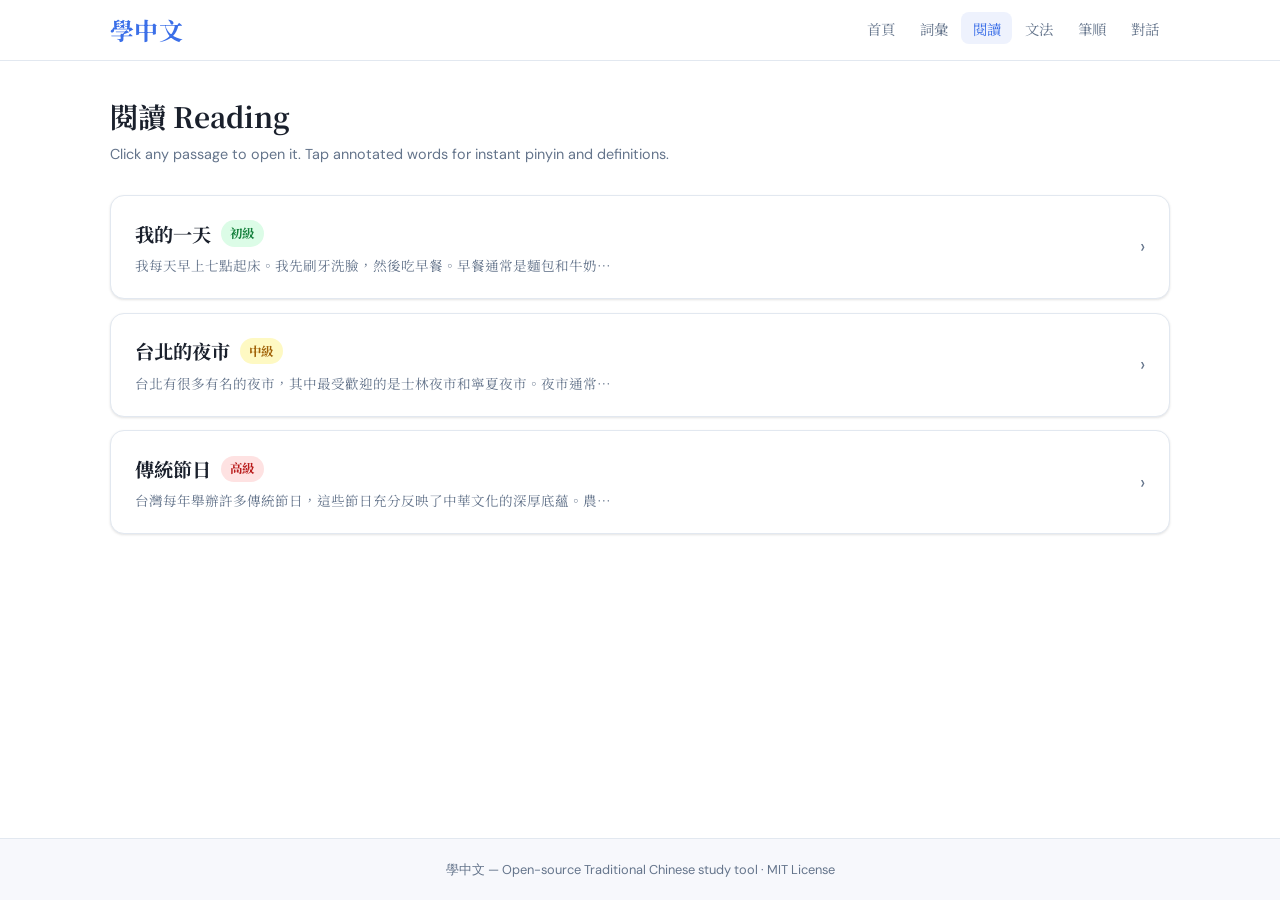
<file: traditional-chinese-study/reading.html>
<!DOCTYPE html>
<html lang="zh-Hant">
<head>
  <meta charset="UTF-8" />
  <meta name="viewport" content="width=device-width, initial-scale=1.0" />
  <title>閱讀 Reading — 學中文</title>
  <link rel="preconnect" href="https://fonts.googleapis.com" />
  <link rel="preconnect" href="https://fonts.gstatic.com" crossorigin />
  <link href="https://fonts.googleapis.com/css2?family=DM+Sans:wght@400;500;600;700&family=Noto+Serif+TC:wght@400;600;700;900&display=swap" rel="stylesheet" />
  <link rel="stylesheet" href="css/style.css" />
</head>
<body>

<nav>
  <div class="nav-inner">
    <a class="nav-logo" href="index.html">學中文</a>
    <button class="nav-toggle" id="navToggle" aria-label="Toggle menu">
      <span></span><span></span><span></span>
    </button>
    <ul class="nav-links" id="navLinks">
      <li><a href="index.html">首頁</a></li>
      <li><a href="vocabulary.html">詞彙</a></li>
      <li><a href="reading.html">閱讀</a></li>
      <li><a href="grammar.html">文法</a></li>
      <li><a href="strokes.html">筆順</a></li>
      <li><a href="conversation.html">對話</a></li>
    </ul>
  </div>
</nav>

<main>
  <!-- Passage list -->
  <div id="listView">
    <div class="page-header">
      <h1 class="page-title">閱讀 Reading</h1>
      <p class="page-subtitle">Click any passage to open it. Tap annotated words for instant pinyin and definitions.</p>
    </div>

    <div class="reading-list" id="readingList">
      <div class="loading-state">Loading passages…</div>
    </div>
  </div>

  <!-- Single passage view -->
  <div class="passage-view" id="passageView">
    <div class="passage-header">
      <button class="btn btn-ghost btn-sm" onclick="backToList()">← Back</button>
      <div id="passageTitle" class="passage-title"></div>
    </div>

    <div class="passage-controls">
      <button class="btn btn-outline btn-sm" id="btnPinyinToggle">Hide Pinyin</button>
      <button class="btn btn-primary btn-sm" id="btnMarkRead">✓ Mark as Read</button>
    </div>

    <div class="passage-text" id="passageTextEl"></div>

    <p style="font-size:.8rem;color:var(--muted);margin-top:1rem">
      💡 Tap any highlighted word to see its pinyin and meaning.
    </p>
  </div>
</main>

<footer>
  <p>學中文 — Open-source Traditional Chinese study tool · MIT License</p>
</footer>

<script src="data/vocabulary.js"></script>
<script src="data/reading.js"></script>
<script src="data/grammar.js"></script>
<script src="data/strokes.js"></script>
<script src="js/main.js"></script>
</body>
</html>
</file>
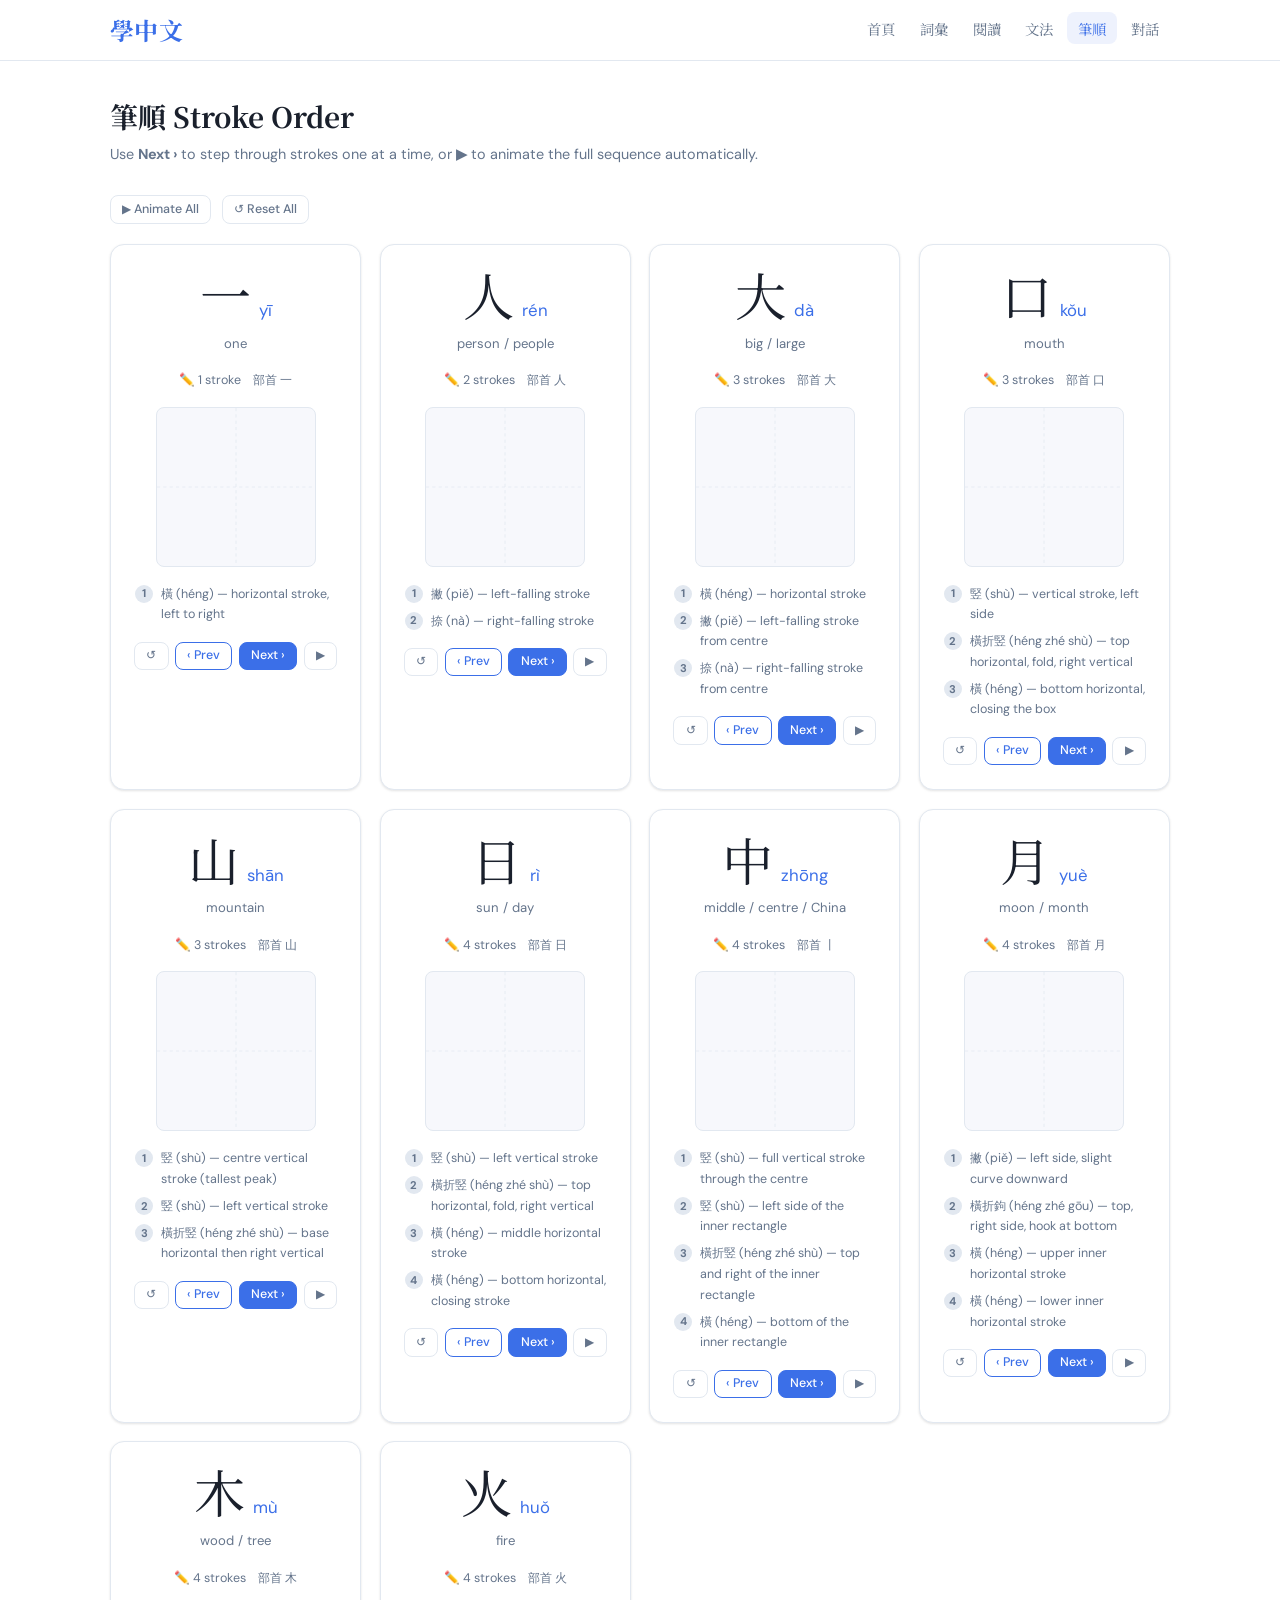
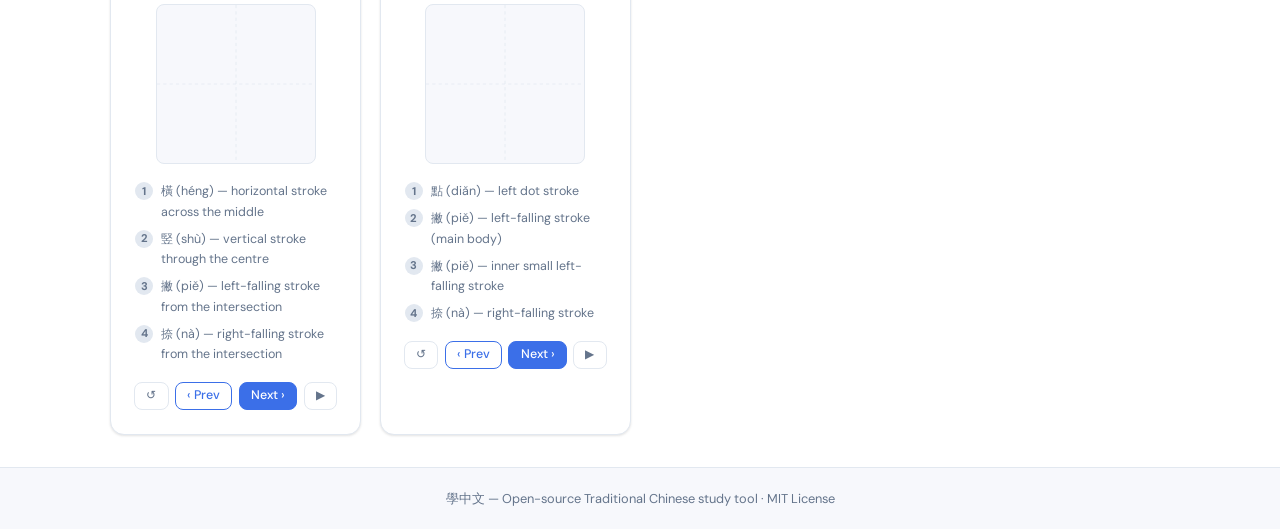
<file: traditional-chinese-study/strokes.html>
<!DOCTYPE html>
<html lang="zh-Hant">
<head>
  <meta charset="UTF-8" />
  <meta name="viewport" content="width=device-width, initial-scale=1.0" />
  <title>筆順 Stroke Order — 學中文</title>
  <link rel="preconnect" href="https://fonts.googleapis.com" />
  <link rel="preconnect" href="https://fonts.gstatic.com" crossorigin />
  <link href="https://fonts.googleapis.com/css2?family=DM+Sans:wght@400;500;600;700&family=Noto+Serif+TC:wght@400;600;700;900&display=swap" rel="stylesheet" />
  <link rel="stylesheet" href="css/style.css" />
</head>
<body>

<nav>
  <div class="nav-inner">
    <a class="nav-logo" href="index.html">學中文</a>
    <button class="nav-toggle" id="navToggle" aria-label="Toggle menu">
      <span></span><span></span><span></span>
    </button>
    <ul class="nav-links" id="navLinks">
      <li><a href="index.html">首頁</a></li>
      <li><a href="vocabulary.html">詞彙</a></li>
      <li><a href="reading.html">閱讀</a></li>
      <li><a href="grammar.html">文法</a></li>
      <li><a href="strokes.html">筆順</a></li>
      <li><a href="conversation.html">對話</a></li>
    </ul>
  </div>
</nav>

<main>
  <div class="page-header">
    <h1 class="page-title">筆順 Stroke Order</h1>
    <p class="page-subtitle">Use <strong>Next ›</strong> to step through strokes one at a time, or <strong>▶</strong> to animate the full sequence automatically.</p>
  </div>

  <div style="margin-bottom:1.25rem">
    <button class="btn btn-ghost btn-sm" onclick="animateAll()">▶ Animate All</button>
    <button class="btn btn-ghost btn-sm" style="margin-left:.4rem" onclick="resetAll()">↺ Reset All</button>
  </div>

  <div class="strokes-grid" id="strokesGrid">
    <div class="loading-state">Loading stroke data…</div>
  </div>
</main>

<footer>
  <p>學中文 — Open-source Traditional Chinese study tool · MIT License</p>
</footer>

<script src="data/vocabulary.js"></script>
<script src="data/reading.js"></script>
<script src="data/grammar.js"></script>
<script src="data/strokes.js"></script>
<script src="js/main.js"></script>
<script>
  function animateAll() {
    strokesData.forEach(s => {
      if (typeof strokeAnimate === 'function') strokeAnimate(s.id, s.strokeCount);
    });
  }
  function resetAll() {
    strokesData.forEach(s => {
      if (typeof strokeReset === 'function') strokeReset(s.id, s.strokeCount);
    });
  }
</script>
</body>
</html>
</file>
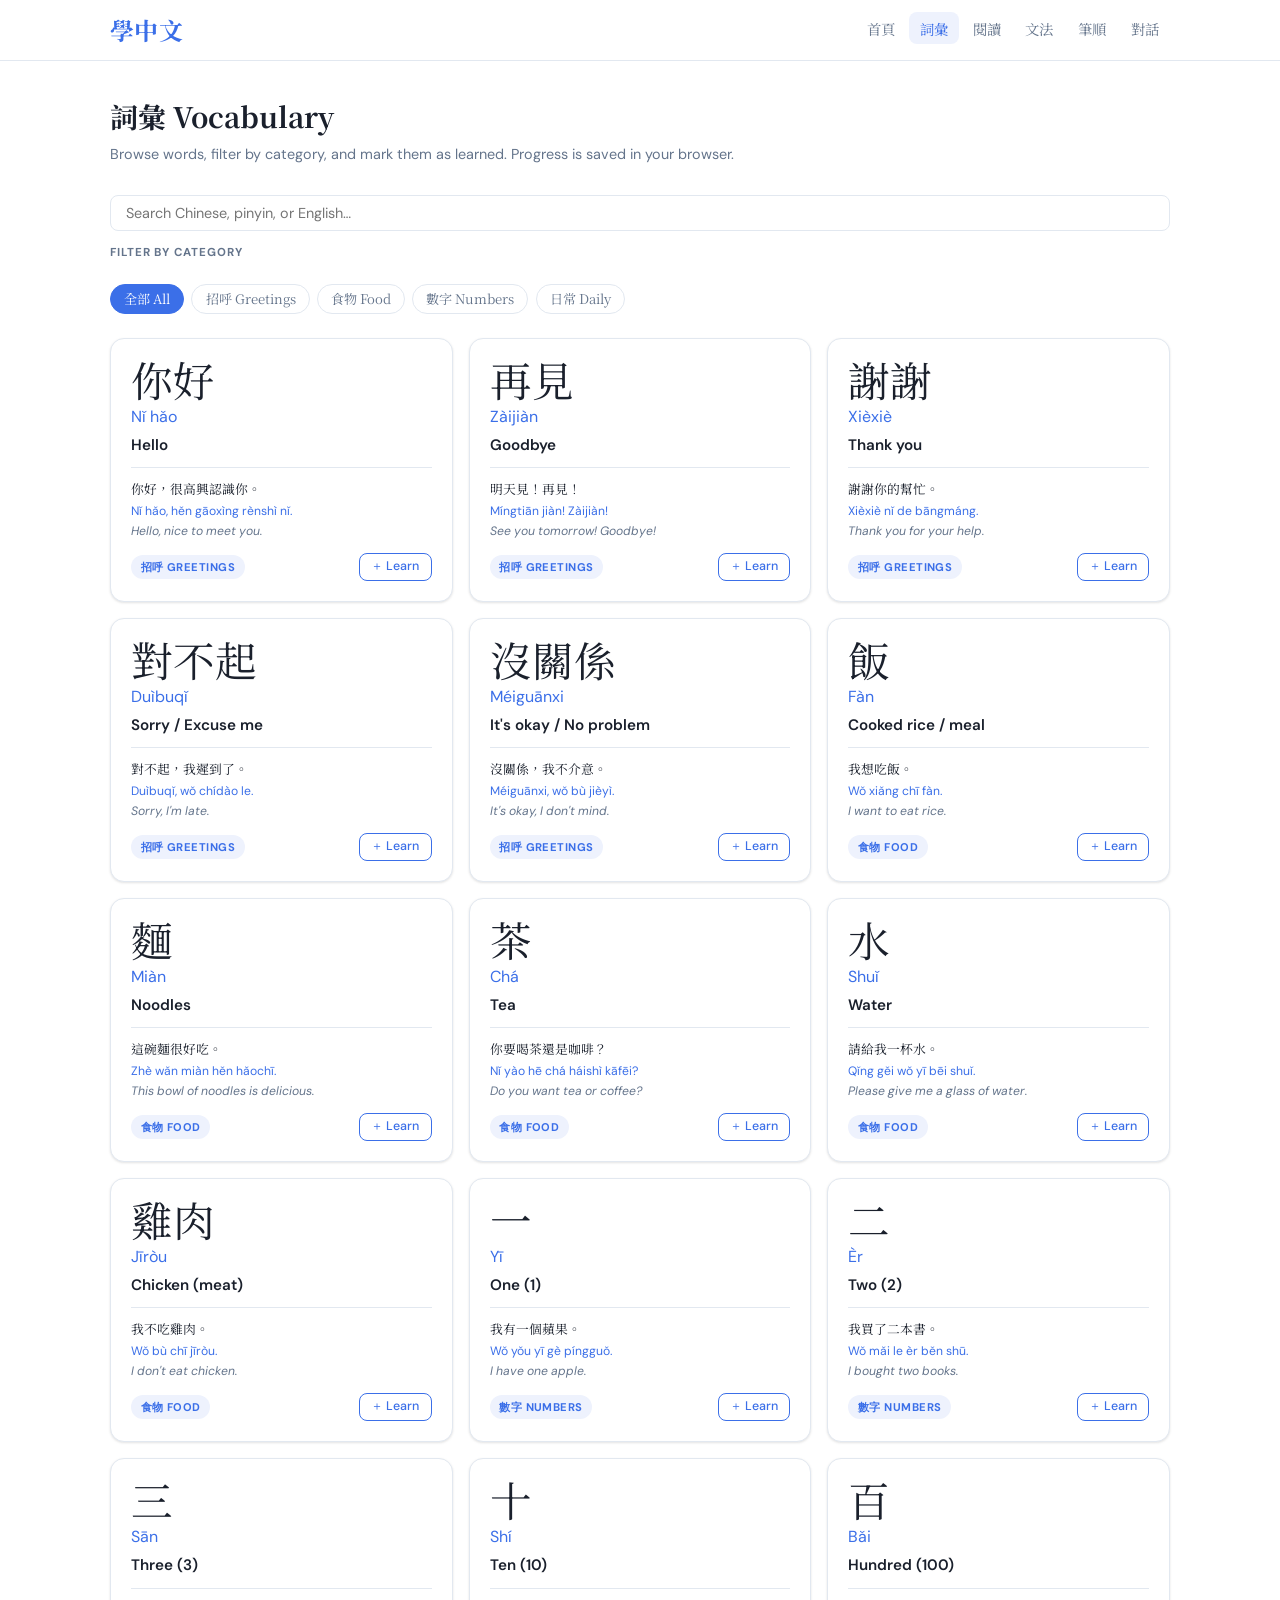
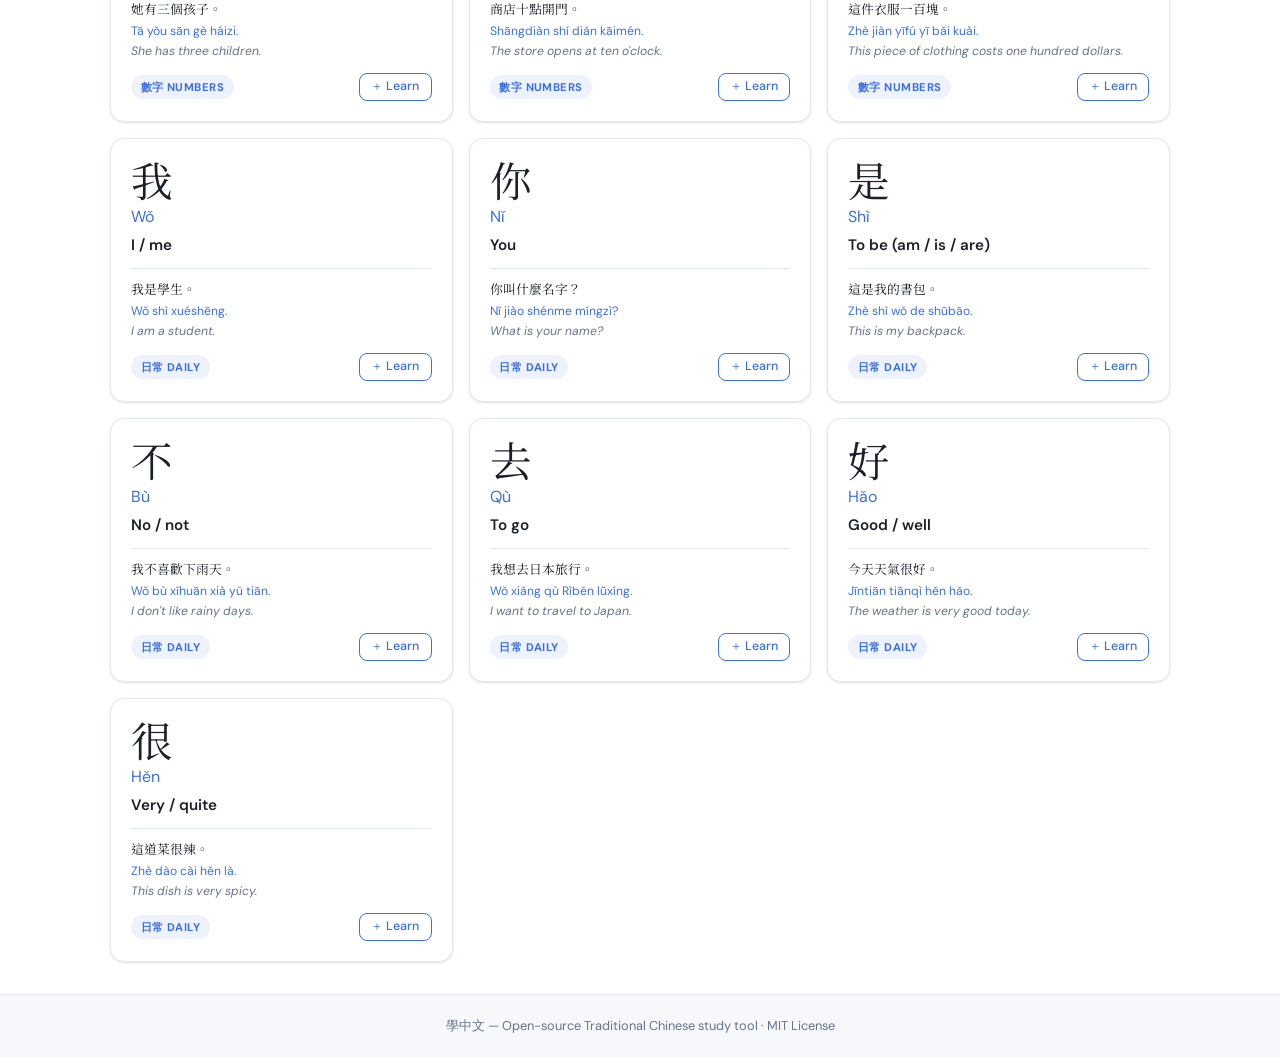
<file: traditional-chinese-study/vocabulary.html>
<!DOCTYPE html>
<html lang="zh-Hant">
<head>
  <meta charset="UTF-8" />
  <meta name="viewport" content="width=device-width, initial-scale=1.0" />
  <title>詞彙 Vocabulary — 學中文</title>
  <link rel="preconnect" href="https://fonts.googleapis.com" />
  <link rel="preconnect" href="https://fonts.gstatic.com" crossorigin />
  <link href="https://fonts.googleapis.com/css2?family=DM+Sans:wght@400;500;600;700&family=Noto+Serif+TC:wght@400;600;700;900&display=swap" rel="stylesheet" />
  <link rel="stylesheet" href="css/style.css" />
</head>
<body>

<nav>
  <div class="nav-inner">
    <a class="nav-logo" href="index.html">學中文</a>
    <button class="nav-toggle" id="navToggle" aria-label="Toggle menu">
      <span></span><span></span><span></span>
    </button>
    <ul class="nav-links" id="navLinks">
      <li><a href="index.html">首頁</a></li>
      <li><a href="vocabulary.html">詞彙</a></li>
      <li><a href="reading.html">閱讀</a></li>
      <li><a href="grammar.html">文法</a></li>
      <li><a href="strokes.html">筆順</a></li>
      <li><a href="conversation.html">對話</a></li>
    </ul>
  </div>
</nav>

<main>
  <div class="page-header">
    <h1 class="page-title">詞彙 Vocabulary</h1>
    <p class="page-subtitle">Browse words, filter by category, and mark them as learned. Progress is saved in your browser.</p>
  </div>

  <!-- Controls -->
  <div class="controls">
    <input
      id="vocabSearch"
      class="search-input"
      type="search"
      placeholder="Search Chinese, pinyin, or English…"
      autocomplete="off"
    />
  </div>

  <div class="controls" style="margin-top:-.75rem">
    <div class="section-label" style="width:100%">Filter by category</div>
    <div class="filter-chips" id="vocabFilters"></div>
  </div>

  <!-- Vocabulary Grid -->
  <div class="vocab-grid" id="vocabGrid">
    <div class="loading-state">Loading vocabulary…</div>
  </div>
</main>

<footer>
  <p>學中文 — Open-source Traditional Chinese study tool · MIT License</p>
</footer>

<script src="data/vocabulary.js"></script>
<script src="data/reading.js"></script>
<script src="data/grammar.js"></script>
<script src="data/strokes.js"></script>
<script src="js/main.js"></script>
</body>
</html>
</file>
<file: css/style.css>
/* ═══════════════════════════════════════════════════════════
   Traditional Chinese Study — Global Stylesheet
   ═══════════════════════════════════════════════════════════ */

/* ── Variables ─────────────────────────────────────────────── */
:root {
  --bg:            #ffffff;
  --surface:       #f7f8fc;
  --border:        #e2e8f0;
  --text:          #1a202c;
  --muted:         #64748b;
  --primary:       #3B6FE8;
  --primary-hover: #2d5bcc;
  --primary-light: #eef2fd;
  --success:       #22c55e;
  --success-light: #f0fdf4;
  --warning:       #f59e0b;
  --warning-light: #fffbeb;
  --danger:        #ef4444;

  --font-chinese: 'Noto Serif TC', serif;
  --font-ui:      'DM Sans', sans-serif;

  --radius:    8px;
  --radius-lg: 14px;
  --shadow:      0 1px 3px rgba(0,0,0,.08), 0 1px 2px rgba(0,0,0,.04);
  --shadow-up:   0 4px 16px rgba(0,0,0,.12), 0 2px 4px rgba(0,0,0,.06);
  --transition:  .18s ease;
}

/* ── Reset ──────────────────────────────────────────────────── */
*, *::before, *::after { box-sizing: border-box; margin: 0; padding: 0; }
html  { font-size: 16px; scroll-behavior: smooth; }
img   { max-width: 100%; display: block; }
a     { color: inherit; }

body {
  font-family: var(--font-ui);
  background: var(--bg);
  color: var(--text);
  line-height: 1.65;
  min-height: 100vh;
  display: flex;
  flex-direction: column;
}

/* ── Typography helpers ─────────────────────────────────────── */
.chinese { font-family: var(--font-chinese); }
.pinyin  { color: var(--primary); }

/* ══════════════════════════════════════════════════════════════
   NAVIGATION
══════════════════════════════════════════════════════════════ */
nav {
  background: var(--bg);
  border-bottom: 1px solid var(--border);
  position: sticky;
  top: 0;
  z-index: 200;
}

.nav-inner {
  max-width: 1100px;
  margin: 0 auto;
  padding: 0 1.25rem;
  height: 60px;
  display: flex;
  align-items: center;
  justify-content: space-between;
  gap: 1rem;
}

.nav-logo {
  font-family: var(--font-chinese);
  font-size: 1.5rem;
  font-weight: 700;
  color: var(--primary);
  text-decoration: none;
  letter-spacing: .02em;
  flex-shrink: 0;
}

.nav-links {
  display: flex;
  align-items: center;
  gap: .15rem;
  list-style: none;
}

.nav-links a {
  font-family: var(--font-chinese);
  font-size: .9rem;
  color: var(--muted);
  text-decoration: none;
  padding: .35rem .7rem;
  border-radius: var(--radius);
  transition: color var(--transition), background var(--transition);
  white-space: nowrap;
}

.nav-links a:hover,
.nav-links a.active {
  color: var(--primary);
  background: var(--primary-light);
}

/* hamburger */
.nav-toggle {
  display: none;
  flex-direction: column;
  gap: 5px;
  background: none;
  border: none;
  cursor: pointer;
  padding: 4px;
}
.nav-toggle span {
  display: block;
  width: 22px;
  height: 2px;
  background: var(--text);
  border-radius: 2px;
  transition: var(--transition);
}

/* ══════════════════════════════════════════════════════════════
   LAYOUT
══════════════════════════════════════════════════════════════ */
main {
  flex: 1;
  max-width: 1100px;
  margin: 0 auto;
  width: 100%;
  padding: 2rem 1.25rem;
}

footer {
  background: var(--surface);
  border-top: 1px solid var(--border);
  text-align: center;
  padding: 1.25rem;
  font-size: .8rem;
  color: var(--muted);
}

/* ══════════════════════════════════════════════════════════════
   BUTTONS
══════════════════════════════════════════════════════════════ */
.btn {
  display: inline-flex;
  align-items: center;
  gap: .4rem;
  padding: .48rem 1.05rem;
  font-family: var(--font-ui);
  font-size: .875rem;
  font-weight: 500;
  border-radius: var(--radius);
  border: 1px solid transparent;
  cursor: pointer;
  transition: background var(--transition), color var(--transition),
              border-color var(--transition), transform var(--transition);
  text-decoration: none;
  white-space: nowrap;
  line-height: 1.4;
}
.btn:active { transform: scale(.97); }

.btn-primary {
  background: var(--primary);
  color: #fff;
  border-color: var(--primary);
}
.btn-primary:hover { background: var(--primary-hover); border-color: var(--primary-hover); }

.btn-outline {
  background: transparent;
  color: var(--primary);
  border-color: var(--primary);
}
.btn-outline:hover { background: var(--primary-light); }

.btn-ghost {
  background: transparent;
  color: var(--muted);
  border-color: var(--border);
}
.btn-ghost:hover { background: var(--surface); color: var(--text); }

.btn-success {
  background: var(--success);
  color: #fff;
  border-color: var(--success);
}

.btn-sm { padding: .28rem .7rem; font-size: .78rem; }

/* ══════════════════════════════════════════════════════════════
   BADGES
══════════════════════════════════════════════════════════════ */
.badge {
  display: inline-block;
  padding: .18rem .6rem;
  border-radius: 999px;
  font-size: .7rem;
  font-weight: 700;
  letter-spacing: .04em;
}
.badge-category {
  background: var(--primary-light);
  color: var(--primary);
  text-transform: uppercase;
}
.badge-difficulty {
  font-family: var(--font-chinese);
  font-size: .78rem;
  letter-spacing: .02em;
}
.badge-beginner     { background: #dcfce7; color: #15803d; }
.badge-intermediate { background: #fef9c3; color: #a16207; }
.badge-advanced     { background: #fee2e2; color: #b91c1c; }

/* ══════════════════════════════════════════════════════════════
   CHIPS (filter / scenario / quick-reply)
══════════════════════════════════════════════════════════════ */
.chip {
  padding: .3rem .82rem;
  font-size: .82rem;
  border-radius: 999px;
  border: 1px solid var(--border);
  background: var(--bg);
  color: var(--muted);
  cursor: pointer;
  transition: all var(--transition);
  white-space: nowrap;
  font-family: var(--font-chinese);
}
.chip:hover  { border-color: var(--primary); color: var(--primary); }
.chip.active { background: var(--primary); color: #fff; border-color: var(--primary); }

/* ══════════════════════════════════════════════════════════════
   PAGE HEADER
══════════════════════════════════════════════════════════════ */
.page-header { margin-bottom: 1.75rem; }

.page-title {
  font-family: var(--font-chinese);
  font-size: 1.75rem;
  font-weight: 700;
}
.page-subtitle {
  color: var(--muted);
  font-size: .9rem;
  margin-top: .25rem;
}

/* ══════════════════════════════════════════════════════════════
   CONTROLS (search + filters)
══════════════════════════════════════════════════════════════ */
.controls {
  display: flex;
  flex-wrap: wrap;
  gap: .75rem;
  margin-bottom: 1.5rem;
  align-items: center;
}

.search-input {
  flex: 1;
  min-width: 200px;
  padding: .5rem .95rem;
  font-family: var(--font-ui);
  font-size: .9rem;
  border: 1px solid var(--border);
  border-radius: var(--radius);
  outline: none;
  transition: border-color var(--transition);
  background: var(--bg);
  color: var(--text);
}
.search-input:focus { border-color: var(--primary); }

.filter-chips {
  display: flex;
  flex-wrap: wrap;
  gap: .45rem;
}

/* ══════════════════════════════════════════════════════════════
   HERO (index.html)
══════════════════════════════════════════════════════════════ */
.hero {
  text-align: center;
  padding: 3.5rem 1rem 3rem;
}
.hero-tag {
  display: inline-block;
  background: var(--primary-light);
  color: var(--primary);
  font-size: .78rem;
  font-weight: 700;
  letter-spacing: .08em;
  text-transform: uppercase;
  padding: .25rem .75rem;
  border-radius: 999px;
  margin-bottom: 1rem;
}
.hero-title {
  font-family: var(--font-chinese);
  font-size: clamp(1.9rem, 5vw, 3rem);
  font-weight: 900;
  line-height: 1.2;
  margin-bottom: .5rem;
}
.hero-subtitle {
  font-size: 1.05rem;
  color: var(--muted);
  max-width: 480px;
  margin: 0 auto 2rem;
}

/* feature cards */
.card-grid {
  display: grid;
  grid-template-columns: repeat(auto-fit, minmax(220px, 1fr));
  gap: 1.15rem;
  margin-top: 2rem;
}
.feature-card {
  background: var(--bg);
  border: 1px solid var(--border);
  border-radius: var(--radius-lg);
  padding: 1.5rem;
  box-shadow: var(--shadow);
  transition: box-shadow var(--transition), transform var(--transition);
  text-align: center;
}
.feature-card:hover { box-shadow: var(--shadow-up); transform: translateY(-3px); }
.feature-card-icon  { font-size: 2.4rem; margin-bottom: .75rem; }
.feature-card-title {
  font-family: var(--font-chinese);
  font-size: 1.05rem;
  font-weight: 700;
  margin-bottom: .35rem;
}
.feature-card-desc {
  font-size: .83rem;
  color: var(--muted);
  margin-bottom: 1rem;
}

/* stats */
.stats-section { margin-top: 3rem; }
.stats-title {
  font-size: .78rem;
  font-weight: 700;
  text-transform: uppercase;
  letter-spacing: .08em;
  color: var(--muted);
  margin-bottom: .75rem;
}
.stats-grid {
  display: grid;
  grid-template-columns: repeat(auto-fit, minmax(130px, 1fr));
  gap: .85rem;
}
.stat-card {
  background: var(--primary-light);
  border-radius: var(--radius-lg);
  padding: 1.15rem;
  text-align: center;
}
.stat-value {
  font-size: 2rem;
  font-weight: 800;
  color: var(--primary);
  line-height: 1;
}
.stat-label {
  font-size: .75rem;
  color: var(--muted);
  margin-top: .3rem;
}

/* ══════════════════════════════════════════════════════════════
   VOCABULARY
══════════════════════════════════════════════════════════════ */
.vocab-grid {
  display: grid;
  grid-template-columns: repeat(auto-fill, minmax(280px, 1fr));
  gap: 1rem;
}

.vocab-card {
  background: var(--bg);
  border: 1px solid var(--border);
  border-radius: var(--radius-lg);
  padding: 1.25rem;
  box-shadow: var(--shadow);
  transition: box-shadow var(--transition);
  display: flex;
  flex-direction: column;
}
.vocab-card:hover { box-shadow: var(--shadow-up); }
.vocab-card.learned {
  border-color: var(--success);
  background: var(--success-light);
}

.vocab-char    { font-family: var(--font-chinese); font-size: 2.6rem; line-height: 1; margin-bottom: .2rem; }
.vocab-pinyin  { color: var(--primary); font-size: 1rem; margin-bottom: .15rem; }
.vocab-meaning { font-weight: 600; font-size: .95rem; margin-bottom: .6rem; }

.vocab-example {
  font-size: .8rem;
  color: var(--muted);
  border-top: 1px solid var(--border);
  padding-top: .6rem;
  margin-top: auto;
}
.vocab-example .ex-chinese { font-family: var(--font-chinese); display: block; margin-bottom: .1rem; color: var(--text); }
.vocab-example .ex-pinyin  { display: block; color: var(--primary); font-size: .76rem; }
.vocab-example .ex-english { display: block; font-style: italic; font-size: .76rem; }

.vocab-footer {
  display: flex;
  align-items: center;
  justify-content: space-between;
  margin-top: .75rem;
  gap: .5rem;
}

/* ══════════════════════════════════════════════════════════════
   READING
══════════════════════════════════════════════════════════════ */
.reading-list { display: flex; flex-direction: column; gap: .85rem; }

.reading-card {
  background: var(--bg);
  border: 1px solid var(--border);
  border-radius: var(--radius-lg);
  padding: 1.35rem 1.5rem;
  box-shadow: var(--shadow);
  cursor: pointer;
  transition: box-shadow var(--transition), border-color var(--transition);
  display: flex;
  align-items: center;
  gap: 1rem;
  justify-content: space-between;
}
.reading-card:hover { box-shadow: var(--shadow-up); border-color: var(--primary); }
.reading-card.completed { border-left: 3px solid var(--success); }

.reading-card-info { flex: 1; min-width: 0; }
.reading-card-title {
  font-family: var(--font-chinese);
  font-size: 1.2rem;
  font-weight: 700;
  display: flex;
  align-items: center;
  gap: .6rem;
  flex-wrap: wrap;
}
.reading-card-preview {
  font-family: var(--font-chinese);
  font-size: .85rem;
  color: var(--muted);
  margin-top: .3rem;
  white-space: nowrap;
  overflow: hidden;
  text-overflow: ellipsis;
  max-width: 480px;
}

/* passage view */
.passage-view { display: none; }
.passage-view.active { display: block; }

.passage-header {
  display: flex;
  align-items: center;
  flex-wrap: wrap;
  gap: .75rem;
  margin-bottom: 1.25rem;
}
.passage-title { font-family: var(--font-chinese); font-size: 1.5rem; font-weight: 700; }

.passage-controls {
  display: flex;
  gap: .5rem;
  flex-wrap: wrap;
  margin-bottom: 1.25rem;
}

.passage-text {
  font-family: var(--font-chinese);
  font-size: 1.25rem;
  line-height: 3.2;
  background: var(--surface);
  border-radius: var(--radius-lg);
  padding: 1.75rem;
  border: 1px solid var(--border);
}

/* ruby */
ruby.ann {
  cursor: pointer;
  border-radius: 3px;
  transition: background var(--transition);
  ruby-position: over;
}
ruby.ann:hover { background: var(--primary-light); }
ruby.ann rt {
  font-family: var(--font-ui);
  font-size: .55em;
  color: var(--primary);
  letter-spacing: .01em;
}

/* character popup */
.char-popup {
  position: fixed;
  background: #1e293b;
  color: #f1f5f9;
  border-radius: var(--radius);
  padding: .55rem .9rem;
  font-size: .85rem;
  pointer-events: none;
  z-index: 1000;
  opacity: 0;
  transform: translateY(4px);
  transition: opacity .15s, transform .15s;
  white-space: nowrap;
  box-shadow: 0 4px 12px rgba(0,0,0,.25);
}
.char-popup.visible { opacity: 1; transform: translateY(0); }
.char-popup .popup-char    { font-family: var(--font-chinese); font-size: 1.1rem; display: block; }
.char-popup .popup-pinyin  { color: #93c5fd; display: block; font-size: .78rem; }
.char-popup .popup-meaning { color: #94a3b8; font-size: .75rem; font-style: italic; }

/* ══════════════════════════════════════════════════════════════
   GRAMMAR
══════════════════════════════════════════════════════════════ */
.grammar-list { display: flex; flex-direction: column; gap: .6rem; }

.grammar-item {
  border: 1px solid var(--border);
  border-radius: var(--radius-lg);
  overflow: hidden;
}

.grammar-header {
  display: flex;
  align-items: center;
  justify-content: space-between;
  padding: 1rem 1.3rem;
  cursor: pointer;
  background: var(--bg);
  transition: background var(--transition);
  gap: 1rem;
  user-select: none;
}
.grammar-header:hover { background: var(--surface); }

.grammar-header-left { display: flex; align-items: center; gap: .75rem; }
.grammar-index {
  width: 26px; height: 26px;
  border-radius: 50%;
  background: var(--primary-light);
  color: var(--primary);
  font-size: .75rem;
  font-weight: 700;
  display: flex; align-items: center; justify-content: center;
  flex-shrink: 0;
}
.grammar-header-title { font-size: .95rem; font-weight: 600; }

.grammar-chevron {
  transition: transform var(--transition);
  flex-shrink: 0;
  color: var(--muted);
  font-size: .85rem;
}
.grammar-item.open .grammar-chevron { transform: rotate(180deg); }

.grammar-body {
  display: none;
  padding: 0 1.3rem 1.3rem;
  background: var(--surface);
}
.grammar-item.open .grammar-body { display: block; }

.grammar-pattern {
  font-family: var(--font-chinese);
  background: var(--primary-light);
  color: var(--primary);
  border-radius: var(--radius);
  padding: .4rem 1rem;
  display: inline-block;
  margin: .9rem 0 .75rem;
  font-size: .9rem;
  font-weight: 500;
}
.grammar-explanation {
  color: var(--muted);
  font-size: .88rem;
  margin-bottom: 1rem;
  line-height: 1.7;
}
.grammar-examples { display: flex; flex-direction: column; gap: .5rem; }
.grammar-example {
  background: var(--bg);
  border-left: 3px solid var(--primary);
  border-radius: 0 var(--radius) var(--radius) 0;
  padding: .6rem 1rem;
}
.grammar-example .ex-chinese { font-family: var(--font-chinese); font-size: 1rem; display: block; margin-bottom: .1rem; }
.grammar-example .ex-pinyin  { color: var(--primary); font-size: .8rem; display: block; }
.grammar-example .ex-english { color: var(--muted); font-size: .8rem; font-style: italic; display: block; }

/* ══════════════════════════════════════════════════════════════
   STROKES
══════════════════════════════════════════════════════════════ */
.strokes-grid {
  display: grid;
  grid-template-columns: repeat(auto-fill, minmax(250px, 1fr));
  gap: 1.15rem;
}

.stroke-card {
  background: var(--bg);
  border: 1px solid var(--border);
  border-radius: var(--radius-lg);
  padding: 1.5rem;
  box-shadow: var(--shadow);
  text-align: center;
  transition: box-shadow var(--transition);
}
.stroke-card:hover { box-shadow: var(--shadow-up); }

.stroke-char-row {
  display: flex;
  align-items: baseline;
  justify-content: center;
  gap: .5rem;
  margin-bottom: .5rem;
}
.stroke-char    { font-family: var(--font-chinese); font-size: 3.2rem; line-height: 1; }
.stroke-pinyin  { color: var(--primary); font-size: 1.05rem; }
.stroke-meaning { color: var(--muted); font-size: .82rem; margin-bottom: 1rem; }

.stroke-meta {
  display: flex;
  align-items: center;
  justify-content: center;
  gap: .75rem;
  font-size: .78rem;
  color: var(--muted);
  margin-bottom: 1rem;
}
.stroke-meta-item {
  display: flex;
  align-items: center;
  gap: .2rem;
}

.stroke-svg-wrap {
  width: 160px;
  height: 160px;
  margin: 0 auto .85rem;
  border: 1px solid var(--border);
  border-radius: var(--radius);
  background: var(--surface);
  overflow: hidden;
  position: relative;
}
.stroke-svg-wrap svg {
  width: 100%;
  height: 100%;
}

/* guide lines */
.stroke-guide-h, .stroke-guide-v {
  stroke: #e2e8f0;
  stroke-width: 1;
  stroke-dasharray: 4 4;
}

/* animated paths */
.stroke-path {
  fill: none;
  stroke: #1a202c;
  stroke-width: 7;
  stroke-linecap: round;
  stroke-linejoin: round;
}
.stroke-path.pending  { opacity: .12; }
.stroke-path.drawing  { stroke: var(--primary); }
.stroke-path.done     { stroke: #1a202c; }

.stroke-steps { text-align: left; margin-bottom: .85rem; }
.stroke-step {
  display: flex;
  align-items: flex-start;
  gap: .5rem;
  font-size: .78rem;
  color: var(--muted);
  padding: .2rem 0;
}
.stroke-step.active { color: var(--primary); font-weight: 600; }
.stroke-step-num {
  width: 18px; height: 18px;
  border-radius: 50%;
  background: var(--border);
  color: var(--muted);
  display: flex; align-items: center; justify-content: center;
  font-size: .7rem;
  font-weight: 700;
  flex-shrink: 0;
  margin-top: 1px;
  transition: background var(--transition), color var(--transition);
}
.stroke-step.active .stroke-step-num { background: var(--primary); color: #fff; }

.stroke-controls {
  display: flex;
  gap: .4rem;
  justify-content: center;
}

/* ══════════════════════════════════════════════════════════════
   CONVERSATION
══════════════════════════════════════════════════════════════ */
.conv-layout {
  max-width: 760px;
  margin: 0 auto;
  display: flex;
  flex-direction: column;
  gap: 1rem;
}

.scenario-row {
  display: flex;
  flex-direction: column;
  gap: .45rem;
}
.scenario-label {
  font-size: .72rem;
  font-weight: 700;
  text-transform: uppercase;
  letter-spacing: .08em;
  color: var(--muted);
}
.scenario-chips { display: flex; flex-wrap: wrap; gap: .4rem; }

/* toggles */
.toggle-row {
  display: flex;
  gap: .4rem;
  flex-wrap: wrap;
}
.toggle-btn {
  padding: .28rem .82rem;
  font-size: .78rem;
  border-radius: 999px;
  border: 1px solid var(--border);
  background: var(--bg);
  color: var(--muted);
  cursor: pointer;
  transition: all var(--transition);
  font-family: var(--font-ui);
}
.toggle-btn.on { background: var(--primary); color: #fff; border-color: var(--primary); }

/* chat window */
.chat-window {
  height: 440px;
  overflow-y: auto;
  background: var(--surface);
  border: 1px solid var(--border);
  border-radius: var(--radius-lg);
  padding: 1rem;
  display: flex;
  flex-direction: column;
  gap: .85rem;
  scroll-behavior: smooth;
}

.msg {
  display: flex;
  gap: .55rem;
  max-width: 88%;
}
.msg.user {
  flex-direction: row-reverse;
  align-self: flex-end;
}
.msg-avatar {
  width: 30px; height: 30px;
  border-radius: 50%;
  background: var(--primary-light);
  color: var(--primary);
  display: flex; align-items: center; justify-content: center;
  font-size: .95rem;
  flex-shrink: 0;
}
.msg.user .msg-avatar { background: var(--primary); color: #fff; }

.msg-bubble {
  background: var(--bg);
  border: 1px solid var(--border);
  border-radius: 12px;
  padding: .65rem .9rem;
  font-size: .9rem;
}
.msg.user .msg-bubble {
  background: var(--primary);
  color: #fff;
  border-color: var(--primary);
}

.msg-chinese     { font-family: var(--font-chinese); font-size: 1.05rem; display: block; margin-bottom: .1rem; }
.msg-pinyin      { color: var(--primary); font-size: .78rem; display: block; margin-bottom: .08rem; }
.msg-translation { color: var(--muted); font-style: italic; font-size: .78rem; display: block; }
.msg.user .msg-pinyin      { color: #93c5fd; }
.msg.user .msg-translation { color: rgba(255,255,255,.72); }

/* correction */
.correction-box {
  background: var(--warning-light);
  border: 1px solid #fcd34d;
  border-radius: var(--radius);
  padding: .45rem .75rem;
  margin-top: .5rem;
  font-size: .78rem;
  color: #78350f;
}
.correction-label {
  font-size: .68rem;
  font-weight: 700;
  text-transform: uppercase;
  letter-spacing: .05em;
  color: #92400e;
  margin-bottom: .2rem;
}

/* vocab highlight */
.vocab-highlight {
  background: var(--primary-light);
  border: 1px solid #bfdbfe;
  border-radius: var(--radius);
  padding: .35rem .75rem;
  margin-top: .45rem;
  font-size: .78rem;
  color: var(--primary);
}
.vocab-highlight .vh-word { font-family: var(--font-chinese); font-weight: 700; }

/* quick replies */
.quick-replies {
  display: flex;
  flex-wrap: wrap;
  gap: .4rem;
}
.quick-reply-chip {
  font-family: var(--font-chinese);
  padding: .28rem .75rem;
  font-size: .82rem;
  border-radius: 999px;
  border: 1px solid var(--primary);
  color: var(--primary);
  background: var(--bg);
  cursor: pointer;
  transition: all var(--transition);
}
.quick-reply-chip:hover { background: var(--primary); color: #fff; }

/* input area */
.chat-input-area {
  display: flex;
  gap: .5rem;
  align-items: flex-end;
}
.chat-input {
  flex: 1;
  padding: .6rem .95rem;
  font-family: var(--font-chinese);
  font-size: .95rem;
  border: 1px solid var(--border);
  border-radius: var(--radius);
  outline: none;
  transition: border-color var(--transition);
  resize: none;
  min-height: 44px;
  max-height: 120px;
}
.chat-input:focus { border-color: var(--primary); }

/* typing indicator */
.typing-indicator { display: flex; gap: 4px; align-items: center; padding: .4rem .5rem; }
.typing-dot {
  width: 7px; height: 7px;
  border-radius: 50%;
  background: var(--muted);
  animation: typingBounce 1.1s infinite;
}
.typing-dot:nth-child(2) { animation-delay: .18s; }
.typing-dot:nth-child(3) { animation-delay: .36s; }

@keyframes typingBounce {
  0%, 80%, 100% { transform: translateY(0); }
  40%           { transform: translateY(-6px); }
}

/* API key notice */
.api-notice {
  background: #fffbeb;
  border: 1px solid #fcd34d;
  border-radius: var(--radius);
  padding: .75rem 1rem;
  font-size: .85rem;
  color: #78350f;
  margin-bottom: .5rem;
}
.api-notice a { color: var(--primary); text-decoration: underline; }

/* toggle visibility helpers (applied to body) */
body.hide-pinyin     .msg-pinyin,
body.hide-pinyin     ruby.ann rt,
body.hide-pinyin     .vocab-pinyin { display: none; }

body.hide-translation .msg-translation { display: none; }
body.hide-corrections .correction-box  { display: none; }

/* ══════════════════════════════════════════════════════════════
   SHARED UTILITIES
══════════════════════════════════════════════════════════════ */
.empty-state {
  text-align: center;
  padding: 3rem 1rem;
  color: var(--muted);
}
.empty-state-icon { font-size: 3rem; margin-bottom: .75rem; }
.empty-state-text { font-size: .9rem; }

.loading-state {
  text-align: center;
  padding: 2.5rem 1rem;
  color: var(--muted);
  font-size: .9rem;
}

.section-label {
  font-size: .72rem;
  font-weight: 700;
  text-transform: uppercase;
  letter-spacing: .08em;
  color: var(--muted);
  margin-bottom: .6rem;
}

/* toast */
.toast {
  position: fixed;
  bottom: 1.5rem;
  right: 1.5rem;
  background: #1e293b;
  color: #f1f5f9;
  padding: .65rem 1.15rem;
  border-radius: var(--radius);
  font-size: .875rem;
  z-index: 9999;
  opacity: 0;
  transform: translateY(8px);
  transition: opacity .22s, transform .22s;
  pointer-events: none;
  max-width: 280px;
}
.toast.show { opacity: 1; transform: translateY(0); }

/* divider */
.divider { border: none; border-top: 1px solid var(--border); margin: 1.5rem 0; }

/* ══════════════════════════════════════════════════════════════
   RESPONSIVE
══════════════════════════════════════════════════════════════ */
@media (max-width: 640px) {
  nav .nav-links {
    display: none;
    position: absolute;
    top: 60px;
    left: 0; right: 0;
    background: var(--bg);
    border-bottom: 1px solid var(--border);
    flex-direction: column;
    padding: .75rem 1rem;
    gap: .2rem;
    z-index: 199;
    box-shadow: 0 4px 12px rgba(0,0,0,.08);
  }
  nav .nav-links.open { display: flex; }
  .nav-toggle { display: flex; }

  main { padding: 1.25rem 1rem; }
  .hero { padding: 2rem .5rem; }
  .card-grid { grid-template-columns: 1fr; }
  .vocab-grid { grid-template-columns: 1fr; }
  .strokes-grid { grid-template-columns: repeat(auto-fill, minmax(200px, 1fr)); }
  .passage-text { font-size: 1.1rem; line-height: 2.8; }
  .chat-window  { height: 360px; }
}
</file>
<file: traditional-chinese-study/css/style.css>
/* ═══════════════════════════════════════════════════════════
   Traditional Chinese Study — Global Stylesheet
   ═══════════════════════════════════════════════════════════ */

/* ── Variables ─────────────────────────────────────────────── */
:root {
  --bg:            #ffffff;
  --surface:       #f7f8fc;
  --border:        #e2e8f0;
  --text:          #1a202c;
  --muted:         #64748b;
  --primary:       #3B6FE8;
  --primary-hover: #2d5bcc;
  --primary-light: #eef2fd;
  --success:       #22c55e;
  --success-light: #f0fdf4;
  --warning:       #f59e0b;
  --warning-light: #fffbeb;
  --danger:        #ef4444;

  --font-chinese: 'Noto Serif TC', serif;
  --font-ui:      'DM Sans', sans-serif;

  --radius:    8px;
  --radius-lg: 14px;
  --shadow:      0 1px 3px rgba(0,0,0,.08), 0 1px 2px rgba(0,0,0,.04);
  --shadow-up:   0 4px 16px rgba(0,0,0,.12), 0 2px 4px rgba(0,0,0,.06);
  --transition:  .18s ease;
}

/* ── Reset ──────────────────────────────────────────────────── */
*, *::before, *::after { box-sizing: border-box; margin: 0; padding: 0; }
html  { font-size: 16px; scroll-behavior: smooth; }
img   { max-width: 100%; display: block; }
a     { color: inherit; }

body {
  font-family: var(--font-ui);
  background: var(--bg);
  color: var(--text);
  line-height: 1.65;
  min-height: 100vh;
  display: flex;
  flex-direction: column;
}

/* ── Typography helpers ─────────────────────────────────────── */
.chinese { font-family: var(--font-chinese); }
.pinyin  { color: var(--primary); }

/* ══════════════════════════════════════════════════════════════
   NAVIGATION
══════════════════════════════════════════════════════════════ */
nav {
  background: var(--bg);
  border-bottom: 1px solid var(--border);
  position: sticky;
  top: 0;
  z-index: 200;
}

.nav-inner {
  max-width: 1100px;
  margin: 0 auto;
  padding: 0 1.25rem;
  height: 60px;
  display: flex;
  align-items: center;
  justify-content: space-between;
  gap: 1rem;
}

.nav-logo {
  font-family: var(--font-chinese);
  font-size: 1.5rem;
  font-weight: 700;
  color: var(--primary);
  text-decoration: none;
  letter-spacing: .02em;
  flex-shrink: 0;
}

.nav-links {
  display: flex;
  align-items: center;
  gap: .15rem;
  list-style: none;
}

.nav-links a {
  font-family: var(--font-chinese);
  font-size: .9rem;
  color: var(--muted);
  text-decoration: none;
  padding: .35rem .7rem;
  border-radius: var(--radius);
  transition: color var(--transition), background var(--transition);
  white-space: nowrap;
}

.nav-links a:hover,
.nav-links a.active {
  color: var(--primary);
  background: var(--primary-light);
}

/* hamburger */
.nav-toggle {
  display: none;
  flex-direction: column;
  gap: 5px;
  background: none;
  border: none;
  cursor: pointer;
  padding: 4px;
}
.nav-toggle span {
  display: block;
  width: 22px;
  height: 2px;
  background: var(--text);
  border-radius: 2px;
  transition: var(--transition);
}

/* ══════════════════════════════════════════════════════════════
   LAYOUT
══════════════════════════════════════════════════════════════ */
main {
  flex: 1;
  max-width: 1100px;
  margin: 0 auto;
  width: 100%;
  padding: 2rem 1.25rem;
}

footer {
  background: var(--surface);
  border-top: 1px solid var(--border);
  text-align: center;
  padding: 1.25rem;
  font-size: .8rem;
  color: var(--muted);
}

/* ══════════════════════════════════════════════════════════════
   BUTTONS
══════════════════════════════════════════════════════════════ */
.btn {
  display: inline-flex;
  align-items: center;
  gap: .4rem;
  padding: .48rem 1.05rem;
  font-family: var(--font-ui);
  font-size: .875rem;
  font-weight: 500;
  border-radius: var(--radius);
  border: 1px solid transparent;
  cursor: pointer;
  transition: background var(--transition), color var(--transition),
              border-color var(--transition), transform var(--transition);
  text-decoration: none;
  white-space: nowrap;
  line-height: 1.4;
}
.btn:active { transform: scale(.97); }

.btn-primary {
  background: var(--primary);
  color: #fff;
  border-color: var(--primary);
}
.btn-primary:hover { background: var(--primary-hover); border-color: var(--primary-hover); }

.btn-outline {
  background: transparent;
  color: var(--primary);
  border-color: var(--primary);
}
.btn-outline:hover { background: var(--primary-light); }

.btn-ghost {
  background: transparent;
  color: var(--muted);
  border-color: var(--border);
}
.btn-ghost:hover { background: var(--surface); color: var(--text); }

.btn-success {
  background: var(--success);
  color: #fff;
  border-color: var(--success);
}

.btn-sm { padding: .28rem .7rem; font-size: .78rem; }

/* ══════════════════════════════════════════════════════════════
   BADGES
══════════════════════════════════════════════════════════════ */
.badge {
  display: inline-block;
  padding: .18rem .6rem;
  border-radius: 999px;
  font-size: .7rem;
  font-weight: 700;
  letter-spacing: .04em;
}
.badge-category {
  background: var(--primary-light);
  color: var(--primary);
  text-transform: uppercase;
}
.badge-difficulty {
  font-family: var(--font-chinese);
  font-size: .78rem;
  letter-spacing: .02em;
}
.badge-beginner     { background: #dcfce7; color: #15803d; }
.badge-intermediate { background: #fef9c3; color: #a16207; }
.badge-advanced     { background: #fee2e2; color: #b91c1c; }

/* ══════════════════════════════════════════════════════════════
   CHIPS (filter / scenario / quick-reply)
══════════════════════════════════════════════════════════════ */
.chip {
  padding: .3rem .82rem;
  font-size: .82rem;
  border-radius: 999px;
  border: 1px solid var(--border);
  background: var(--bg);
  color: var(--muted);
  cursor: pointer;
  transition: all var(--transition);
  white-space: nowrap;
  font-family: var(--font-chinese);
}
.chip:hover  { border-color: var(--primary); color: var(--primary); }
.chip.active { background: var(--primary); color: #fff; border-color: var(--primary); }

/* ══════════════════════════════════════════════════════════════
   PAGE HEADER
══════════════════════════════════════════════════════════════ */
.page-header { margin-bottom: 1.75rem; }

.page-title {
  font-family: var(--font-chinese);
  font-size: 1.75rem;
  font-weight: 700;
}
.page-subtitle {
  color: var(--muted);
  font-size: .9rem;
  margin-top: .25rem;
}

/* ══════════════════════════════════════════════════════════════
   CONTROLS (search + filters)
══════════════════════════════════════════════════════════════ */
.controls {
  display: flex;
  flex-wrap: wrap;
  gap: .75rem;
  margin-bottom: 1.5rem;
  align-items: center;
}

.search-input {
  flex: 1;
  min-width: 200px;
  padding: .5rem .95rem;
  font-family: var(--font-ui);
  font-size: .9rem;
  border: 1px solid var(--border);
  border-radius: var(--radius);
  outline: none;
  transition: border-color var(--transition);
  background: var(--bg);
  color: var(--text);
}
.search-input:focus { border-color: var(--primary); }

.filter-chips {
  display: flex;
  flex-wrap: wrap;
  gap: .45rem;
}

/* ══════════════════════════════════════════════════════════════
   HERO (index.html)
══════════════════════════════════════════════════════════════ */
.hero {
  text-align: center;
  padding: 3.5rem 1rem 3rem;
}
.hero-tag {
  display: inline-block;
  background: var(--primary-light);
  color: var(--primary);
  font-size: .78rem;
  font-weight: 700;
  letter-spacing: .08em;
  text-transform: uppercase;
  padding: .25rem .75rem;
  border-radius: 999px;
  margin-bottom: 1rem;
}
.hero-title {
  font-family: var(--font-chinese);
  font-size: clamp(1.9rem, 5vw, 3rem);
  font-weight: 900;
  line-height: 1.2;
  margin-bottom: .5rem;
}
.hero-subtitle {
  font-size: 1.05rem;
  color: var(--muted);
  max-width: 480px;
  margin: 0 auto 2rem;
}

/* feature cards */
.card-grid {
  display: grid;
  grid-template-columns: repeat(auto-fit, minmax(220px, 1fr));
  gap: 1.15rem;
  margin-top: 2rem;
}
.feature-card {
  background: var(--bg);
  border: 1px solid var(--border);
  border-radius: var(--radius-lg);
  padding: 1.5rem;
  box-shadow: var(--shadow);
  transition: box-shadow var(--transition), transform var(--transition);
  text-align: center;
}
.feature-card:hover { box-shadow: var(--shadow-up); transform: translateY(-3px); }
.feature-card-icon  { font-size: 2.4rem; margin-bottom: .75rem; }
.feature-card-title {
  font-family: var(--font-chinese);
  font-size: 1.05rem;
  font-weight: 700;
  margin-bottom: .35rem;
}
.feature-card-desc {
  font-size: .83rem;
  color: var(--muted);
  margin-bottom: 1rem;
}

/* stats */
.stats-section { margin-top: 3rem; }
.stats-title {
  font-size: .78rem;
  font-weight: 700;
  text-transform: uppercase;
  letter-spacing: .08em;
  color: var(--muted);
  margin-bottom: .75rem;
}
.stats-grid {
  display: grid;
  grid-template-columns: repeat(auto-fit, minmax(130px, 1fr));
  gap: .85rem;
}
.stat-card {
  background: var(--primary-light);
  border-radius: var(--radius-lg);
  padding: 1.15rem;
  text-align: center;
}
.stat-value {
  font-size: 2rem;
  font-weight: 800;
  color: var(--primary);
  line-height: 1;
}
.stat-label {
  font-size: .75rem;
  color: var(--muted);
  margin-top: .3rem;
}

/* ══════════════════════════════════════════════════════════════
   VOCABULARY
══════════════════════════════════════════════════════════════ */
.vocab-grid {
  display: grid;
  grid-template-columns: repeat(auto-fill, minmax(280px, 1fr));
  gap: 1rem;
}

.vocab-card {
  background: var(--bg);
  border: 1px solid var(--border);
  border-radius: var(--radius-lg);
  padding: 1.25rem;
  box-shadow: var(--shadow);
  transition: box-shadow var(--transition);
  display: flex;
  flex-direction: column;
}
.vocab-card:hover { box-shadow: var(--shadow-up); }
.vocab-card.learned {
  border-color: var(--success);
  background: var(--success-light);
}

.vocab-char    { font-family: var(--font-chinese); font-size: 2.6rem; line-height: 1; margin-bottom: .2rem; }
.vocab-pinyin  { color: var(--primary); font-size: 1rem; margin-bottom: .15rem; }
.vocab-meaning { font-weight: 600; font-size: .95rem; margin-bottom: .6rem; }

.vocab-example {
  font-size: .8rem;
  color: var(--muted);
  border-top: 1px solid var(--border);
  padding-top: .6rem;
  margin-top: auto;
}
.vocab-example .ex-chinese { font-family: var(--font-chinese); display: block; margin-bottom: .1rem; color: var(--text); }
.vocab-example .ex-pinyin  { display: block; color: var(--primary); font-size: .76rem; }
.vocab-example .ex-english { display: block; font-style: italic; font-size: .76rem; }

.vocab-footer {
  display: flex;
  align-items: center;
  justify-content: space-between;
  margin-top: .75rem;
  gap: .5rem;
}

/* ══════════════════════════════════════════════════════════════
   READING
══════════════════════════════════════════════════════════════ */
.reading-list { display: flex; flex-direction: column; gap: .85rem; }

.reading-card {
  background: var(--bg);
  border: 1px solid var(--border);
  border-radius: var(--radius-lg);
  padding: 1.35rem 1.5rem;
  box-shadow: var(--shadow);
  cursor: pointer;
  transition: box-shadow var(--transition), border-color var(--transition);
  display: flex;
  align-items: center;
  gap: 1rem;
  justify-content: space-between;
}
.reading-card:hover { box-shadow: var(--shadow-up); border-color: var(--primary); }
.reading-card.completed { border-left: 3px solid var(--success); }

.reading-card-info { flex: 1; min-width: 0; }
.reading-card-title {
  font-family: var(--font-chinese);
  font-size: 1.2rem;
  font-weight: 700;
  display: flex;
  align-items: center;
  gap: .6rem;
  flex-wrap: wrap;
}
.reading-card-preview {
  font-family: var(--font-chinese);
  font-size: .85rem;
  color: var(--muted);
  margin-top: .3rem;
  white-space: nowrap;
  overflow: hidden;
  text-overflow: ellipsis;
  max-width: 480px;
}

/* passage view */
.passage-view { display: none; }
.passage-view.active { display: block; }

.passage-header {
  display: flex;
  align-items: center;
  flex-wrap: wrap;
  gap: .75rem;
  margin-bottom: 1.25rem;
}
.passage-title { font-family: var(--font-chinese); font-size: 1.5rem; font-weight: 700; }

.passage-controls {
  display: flex;
  gap: .5rem;
  flex-wrap: wrap;
  margin-bottom: 1.25rem;
}

.passage-text {
  font-family: var(--font-chinese);
  font-size: 1.25rem;
  line-height: 3.2;
  background: var(--surface);
  border-radius: var(--radius-lg);
  padding: 1.75rem;
  border: 1px solid var(--border);
}

/* ruby */
ruby.ann {
  cursor: pointer;
  border-radius: 3px;
  transition: background var(--transition);
  ruby-position: over;
}
ruby.ann:hover { background: var(--primary-light); }
ruby.ann rt {
  font-family: var(--font-ui);
  font-size: .55em;
  color: var(--primary);
  letter-spacing: .01em;
}

/* character popup */
.char-popup {
  position: fixed;
  background: #1e293b;
  color: #f1f5f9;
  border-radius: var(--radius);
  padding: .55rem .9rem;
  font-size: .85rem;
  pointer-events: none;
  z-index: 1000;
  opacity: 0;
  transform: translateY(4px);
  transition: opacity .15s, transform .15s;
  white-space: nowrap;
  box-shadow: 0 4px 12px rgba(0,0,0,.25);
}
.char-popup.visible { opacity: 1; transform: translateY(0); }
.char-popup .popup-char    { font-family: var(--font-chinese); font-size: 1.1rem; display: block; }
.char-popup .popup-pinyin  { color: #93c5fd; display: block; font-size: .78rem; }
.char-popup .popup-meaning { color: #94a3b8; font-size: .75rem; font-style: italic; }

/* ══════════════════════════════════════════════════════════════
   GRAMMAR
══════════════════════════════════════════════════════════════ */
.grammar-list { display: flex; flex-direction: column; gap: .6rem; }

.grammar-item {
  border: 1px solid var(--border);
  border-radius: var(--radius-lg);
  overflow: hidden;
}

.grammar-header {
  display: flex;
  align-items: center;
  justify-content: space-between;
  padding: 1rem 1.3rem;
  cursor: pointer;
  background: var(--bg);
  transition: background var(--transition);
  gap: 1rem;
  user-select: none;
}
.grammar-header:hover { background: var(--surface); }

.grammar-header-left { display: flex; align-items: center; gap: .75rem; }
.grammar-index {
  width: 26px; height: 26px;
  border-radius: 50%;
  background: var(--primary-light);
  color: var(--primary);
  font-size: .75rem;
  font-weight: 700;
  display: flex; align-items: center; justify-content: center;
  flex-shrink: 0;
}
.grammar-header-title { font-size: .95rem; font-weight: 600; }

.grammar-chevron {
  transition: transform var(--transition);
  flex-shrink: 0;
  color: var(--muted);
  font-size: .85rem;
}
.grammar-item.open .grammar-chevron { transform: rotate(180deg); }

.grammar-body {
  display: none;
  padding: 0 1.3rem 1.3rem;
  background: var(--surface);
}
.grammar-item.open .grammar-body { display: block; }

.grammar-pattern {
  font-family: var(--font-chinese);
  background: var(--primary-light);
  color: var(--primary);
  border-radius: var(--radius);
  padding: .4rem 1rem;
  display: inline-block;
  margin: .9rem 0 .75rem;
  font-size: .9rem;
  font-weight: 500;
}
.grammar-explanation {
  color: var(--muted);
  font-size: .88rem;
  margin-bottom: 1rem;
  line-height: 1.7;
}
.grammar-examples { display: flex; flex-direction: column; gap: .5rem; }
.grammar-example {
  background: var(--bg);
  border-left: 3px solid var(--primary);
  border-radius: 0 var(--radius) var(--radius) 0;
  padding: .6rem 1rem;
}
.grammar-example .ex-chinese { font-family: var(--font-chinese); font-size: 1rem; display: block; margin-bottom: .1rem; }
.grammar-example .ex-pinyin  { color: var(--primary); font-size: .8rem; display: block; }
.grammar-example .ex-english { color: var(--muted); font-size: .8rem; font-style: italic; display: block; }

/* ══════════════════════════════════════════════════════════════
   STROKES
══════════════════════════════════════════════════════════════ */
.strokes-grid {
  display: grid;
  grid-template-columns: repeat(auto-fill, minmax(250px, 1fr));
  gap: 1.15rem;
}

.stroke-card {
  background: var(--bg);
  border: 1px solid var(--border);
  border-radius: var(--radius-lg);
  padding: 1.5rem;
  box-shadow: var(--shadow);
  text-align: center;
  transition: box-shadow var(--transition);
}
.stroke-card:hover { box-shadow: var(--shadow-up); }

.stroke-char-row {
  display: flex;
  align-items: baseline;
  justify-content: center;
  gap: .5rem;
  margin-bottom: .5rem;
}
.stroke-char    { font-family: var(--font-chinese); font-size: 3.2rem; line-height: 1; }
.stroke-pinyin  { color: var(--primary); font-size: 1.05rem; }
.stroke-meaning { color: var(--muted); font-size: .82rem; margin-bottom: 1rem; }

.stroke-meta {
  display: flex;
  align-items: center;
  justify-content: center;
  gap: .75rem;
  font-size: .78rem;
  color: var(--muted);
  margin-bottom: 1rem;
}
.stroke-meta-item {
  display: flex;
  align-items: center;
  gap: .2rem;
}

.stroke-svg-wrap {
  width: 160px;
  height: 160px;
  margin: 0 auto .85rem;
  border: 1px solid var(--border);
  border-radius: var(--radius);
  background: var(--surface);
  overflow: hidden;
  position: relative;
}
.stroke-svg-wrap svg {
  width: 100%;
  height: 100%;
}

/* guide lines */
.stroke-guide-h, .stroke-guide-v {
  stroke: #e2e8f0;
  stroke-width: 1;
  stroke-dasharray: 4 4;
}

/* animated paths */
.stroke-path {
  fill: none;
  stroke: #1a202c;
  stroke-width: 7;
  stroke-linecap: round;
  stroke-linejoin: round;
}
.stroke-path.pending  { opacity: .12; }
.stroke-path.drawing  { stroke: var(--primary); }
.stroke-path.done     { stroke: #1a202c; }

.stroke-steps { text-align: left; margin-bottom: .85rem; }
.stroke-step {
  display: flex;
  align-items: flex-start;
  gap: .5rem;
  font-size: .78rem;
  color: var(--muted);
  padding: .2rem 0;
}
.stroke-step.active { color: var(--primary); font-weight: 600; }
.stroke-step-num {
  width: 18px; height: 18px;
  border-radius: 50%;
  background: var(--border);
  color: var(--muted);
  display: flex; align-items: center; justify-content: center;
  font-size: .7rem;
  font-weight: 700;
  flex-shrink: 0;
  margin-top: 1px;
  transition: background var(--transition), color var(--transition);
}
.stroke-step.active .stroke-step-num { background: var(--primary); color: #fff; }

.stroke-controls {
  display: flex;
  gap: .4rem;
  justify-content: center;
}

/* ══════════════════════════════════════════════════════════════
   CONVERSATION
══════════════════════════════════════════════════════════════ */
.conv-layout {
  max-width: 760px;
  margin: 0 auto;
  display: flex;
  flex-direction: column;
  gap: 1rem;
}

.scenario-row {
  display: flex;
  flex-direction: column;
  gap: .45rem;
}
.scenario-label {
  font-size: .72rem;
  font-weight: 700;
  text-transform: uppercase;
  letter-spacing: .08em;
  color: var(--muted);
}
.scenario-chips { display: flex; flex-wrap: wrap; gap: .4rem; }

/* toggles */
.toggle-row {
  display: flex;
  gap: .4rem;
  flex-wrap: wrap;
}
.toggle-btn {
  padding: .28rem .82rem;
  font-size: .78rem;
  border-radius: 999px;
  border: 1px solid var(--border);
  background: var(--bg);
  color: var(--muted);
  cursor: pointer;
  transition: all var(--transition);
  font-family: var(--font-ui);
}
.toggle-btn.on { background: var(--primary); color: #fff; border-color: var(--primary); }

/* chat window */
.chat-window {
  height: 440px;
  overflow-y: auto;
  background: var(--surface);
  border: 1px solid var(--border);
  border-radius: var(--radius-lg);
  padding: 1rem;
  display: flex;
  flex-direction: column;
  gap: .85rem;
  scroll-behavior: smooth;
}

.msg {
  display: flex;
  gap: .55rem;
  max-width: 88%;
}
.msg.user {
  flex-direction: row-reverse;
  align-self: flex-end;
}
.msg-avatar {
  width: 30px; height: 30px;
  border-radius: 50%;
  background: var(--primary-light);
  color: var(--primary);
  display: flex; align-items: center; justify-content: center;
  font-size: .95rem;
  flex-shrink: 0;
}
.msg.user .msg-avatar { background: var(--primary); color: #fff; }

.msg-bubble {
  background: var(--bg);
  border: 1px solid var(--border);
  border-radius: 12px;
  padding: .65rem .9rem;
  font-size: .9rem;
}
.msg.user .msg-bubble {
  background: var(--primary);
  color: #fff;
  border-color: var(--primary);
}

.msg-chinese     { font-family: var(--font-chinese); font-size: 1.05rem; display: block; margin-bottom: .1rem; }
.msg-pinyin      { color: var(--primary); font-size: .78rem; display: block; margin-bottom: .08rem; }
.msg-translation { color: var(--muted); font-style: italic; font-size: .78rem; display: block; }
.msg.user .msg-pinyin      { color: #93c5fd; }
.msg.user .msg-translation { color: rgba(255,255,255,.72); }

/* correction */
.correction-box {
  background: var(--warning-light);
  border: 1px solid #fcd34d;
  border-radius: var(--radius);
  padding: .45rem .75rem;
  margin-top: .5rem;
  font-size: .78rem;
  color: #78350f;
}
.correction-label {
  font-size: .68rem;
  font-weight: 700;
  text-transform: uppercase;
  letter-spacing: .05em;
  color: #92400e;
  margin-bottom: .2rem;
}

/* vocab highlight */
.vocab-highlight {
  background: var(--primary-light);
  border: 1px solid #bfdbfe;
  border-radius: var(--radius);
  padding: .35rem .75rem;
  margin-top: .45rem;
  font-size: .78rem;
  color: var(--primary);
}
.vocab-highlight .vh-word { font-family: var(--font-chinese); font-weight: 700; }

/* quick replies */
.quick-replies {
  display: flex;
  flex-wrap: wrap;
  gap: .4rem;
}
.quick-reply-chip {
  font-family: var(--font-chinese);
  padding: .28rem .75rem;
  font-size: .82rem;
  border-radius: 999px;
  border: 1px solid var(--primary);
  color: var(--primary);
  background: var(--bg);
  cursor: pointer;
  transition: all var(--transition);
}
.quick-reply-chip:hover { background: var(--primary); color: #fff; }

/* input area */
.chat-input-area {
  display: flex;
  gap: .5rem;
  align-items: flex-end;
}
.chat-input {
  flex: 1;
  padding: .6rem .95rem;
  font-family: var(--font-chinese);
  font-size: .95rem;
  border: 1px solid var(--border);
  border-radius: var(--radius);
  outline: none;
  transition: border-color var(--transition);
  resize: none;
  min-height: 44px;
  max-height: 120px;
}
.chat-input:focus { border-color: var(--primary); }

/* typing indicator */
.typing-indicator { display: flex; gap: 4px; align-items: center; padding: .4rem .5rem; }
.typing-dot {
  width: 7px; height: 7px;
  border-radius: 50%;
  background: var(--muted);
  animation: typingBounce 1.1s infinite;
}
.typing-dot:nth-child(2) { animation-delay: .18s; }
.typing-dot:nth-child(3) { animation-delay: .36s; }

@keyframes typingBounce {
  0%, 80%, 100% { transform: translateY(0); }
  40%           { transform: translateY(-6px); }
}

/* API key notice */
.api-notice {
  background: #fffbeb;
  border: 1px solid #fcd34d;
  border-radius: var(--radius);
  padding: .75rem 1rem;
  font-size: .85rem;
  color: #78350f;
  margin-bottom: .5rem;
}
.api-notice a { color: var(--primary); text-decoration: underline; }

/* toggle visibility helpers (applied to body) */
body.hide-pinyin     .msg-pinyin,
body.hide-pinyin     ruby.ann rt,
body.hide-pinyin     .vocab-pinyin { display: none; }

body.hide-translation .msg-translation { display: none; }
body.hide-corrections .correction-box  { display: none; }

/* ══════════════════════════════════════════════════════════════
   SHARED UTILITIES
══════════════════════════════════════════════════════════════ */
.empty-state {
  text-align: center;
  padding: 3rem 1rem;
  color: var(--muted);
}
.empty-state-icon { font-size: 3rem; margin-bottom: .75rem; }
.empty-state-text { font-size: .9rem; }

.loading-state {
  text-align: center;
  padding: 2.5rem 1rem;
  color: var(--muted);
  font-size: .9rem;
}

.section-label {
  font-size: .72rem;
  font-weight: 700;
  text-transform: uppercase;
  letter-spacing: .08em;
  color: var(--muted);
  margin-bottom: .6rem;
}

/* toast */
.toast {
  position: fixed;
  bottom: 1.5rem;
  right: 1.5rem;
  background: #1e293b;
  color: #f1f5f9;
  padding: .65rem 1.15rem;
  border-radius: var(--radius);
  font-size: .875rem;
  z-index: 9999;
  opacity: 0;
  transform: translateY(8px);
  transition: opacity .22s, transform .22s;
  pointer-events: none;
  max-width: 280px;
}
.toast.show { opacity: 1; transform: translateY(0); }

/* divider */
.divider { border: none; border-top: 1px solid var(--border); margin: 1.5rem 0; }

/* ══════════════════════════════════════════════════════════════
   RESPONSIVE
══════════════════════════════════════════════════════════════ */
@media (max-width: 640px) {
  nav .nav-links {
    display: none;
    position: absolute;
    top: 60px;
    left: 0; right: 0;
    background: var(--bg);
    border-bottom: 1px solid var(--border);
    flex-direction: column;
    padding: .75rem 1rem;
    gap: .2rem;
    z-index: 199;
    box-shadow: 0 4px 12px rgba(0,0,0,.08);
  }
  nav .nav-links.open { display: flex; }
  .nav-toggle { display: flex; }

  main { padding: 1.25rem 1rem; }
  .hero { padding: 2rem .5rem; }
  .card-grid { grid-template-columns: 1fr; }
  .vocab-grid { grid-template-columns: 1fr; }
  .strokes-grid { grid-template-columns: repeat(auto-fill, minmax(200px, 1fr)); }
  .passage-text { font-size: 1.1rem; line-height: 2.8; }
  .chat-window  { height: 360px; }
}
</file>
